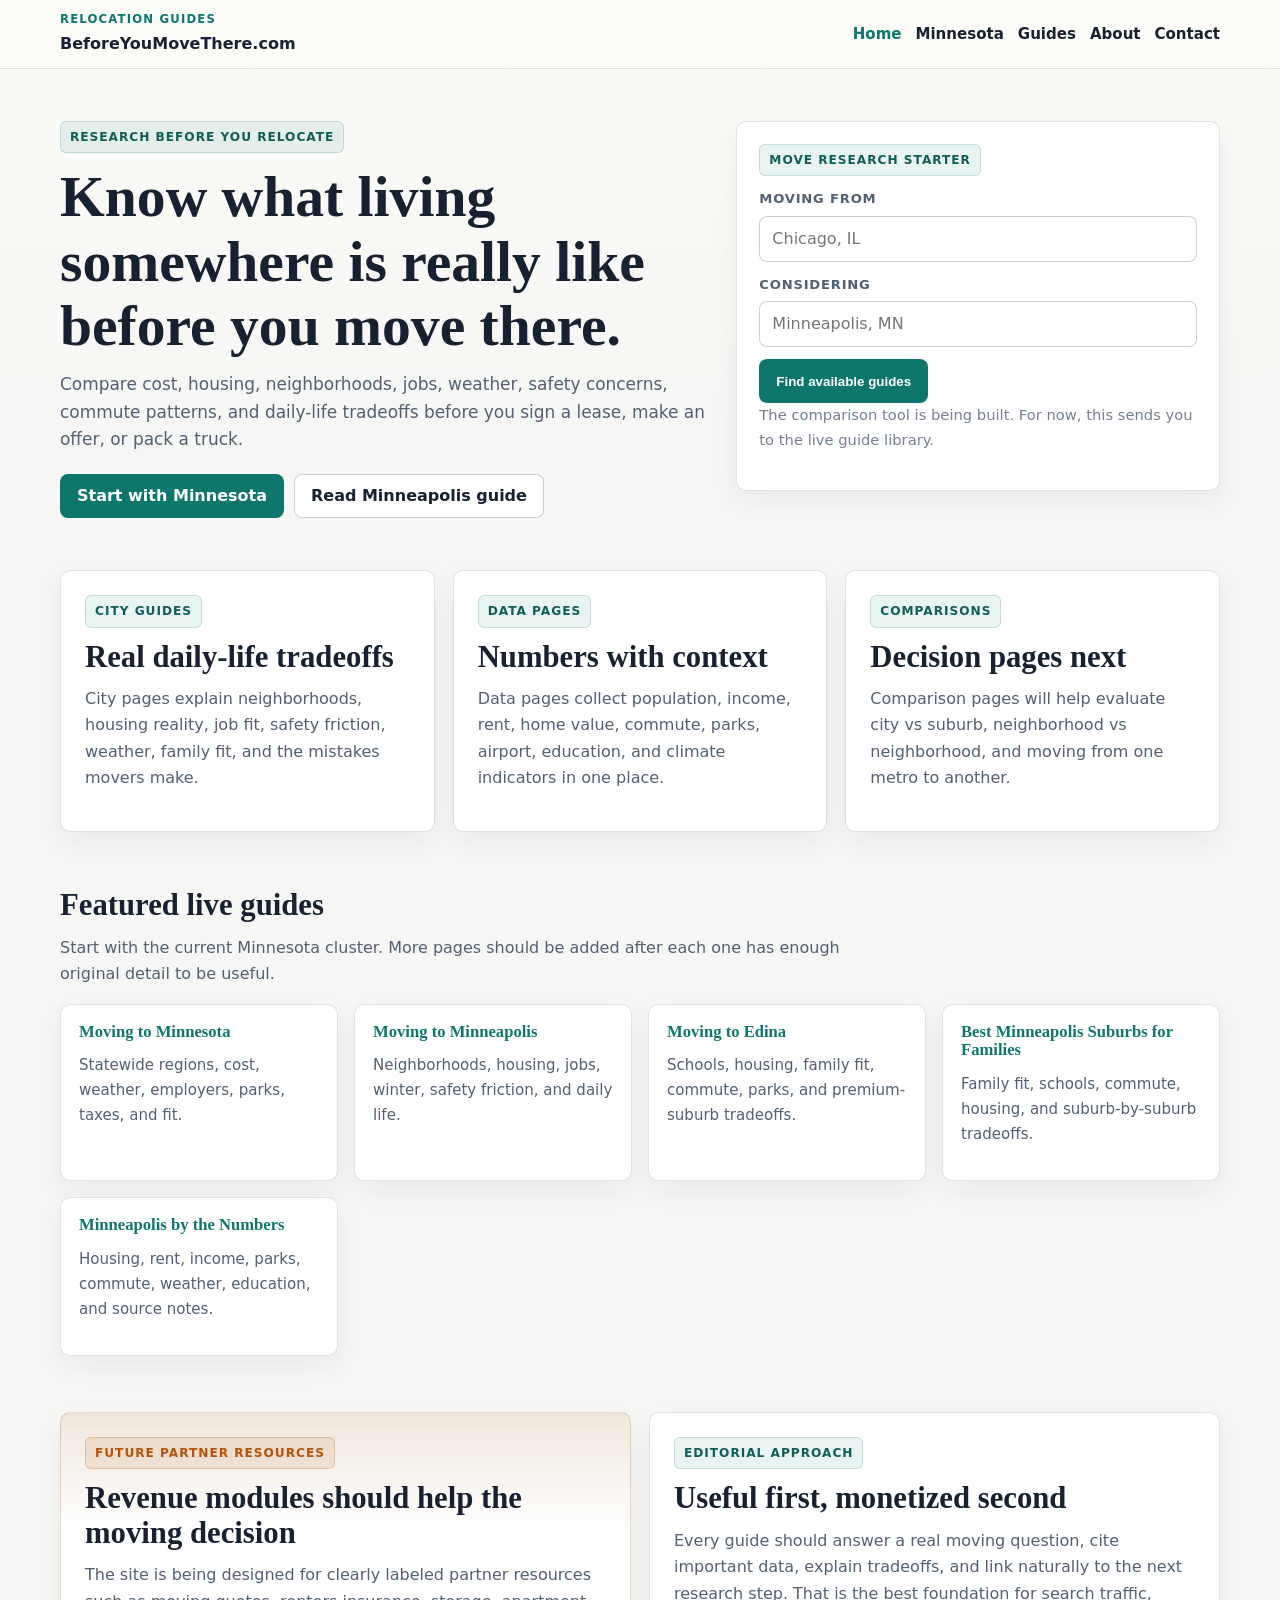
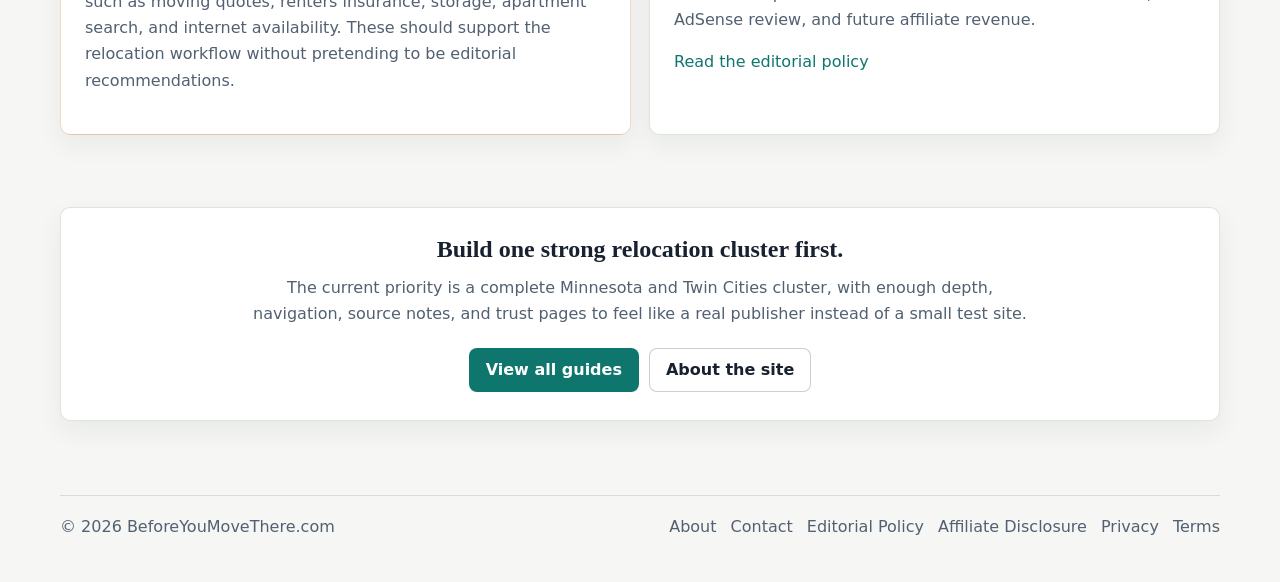
<file: index.html>
<!doctype html>
<html lang="en">
  <head>
    <meta charset="UTF-8" />
    <meta name="viewport" content="width=device-width, initial-scale=1.0" />
    <title>Before You Move There | Practical Relocation Guides</title>
    <meta name="description" content="Research places before you move with practical relocation guides, city data pages, neighborhood tradeoffs, and moving decision resources." />
    <link rel="canonical" href="https://beforeyoumovethere.com/" />
    <meta name="robots" content="index,follow" />
    <meta property="og:title" content="Before You Move There | Practical Relocation Guides" />
    <meta property="og:description" content="Practical relocation guides focused on cost, housing, neighborhoods, jobs, weather, safety, and daily-life tradeoffs." />
    <meta property="og:type" content="website" />
    <meta property="og:url" content="https://beforeyoumovethere.com/" />
    <meta name="theme-color" content="#0f766e" />
    <script async src="https://www.googletagmanager.com/gtag/js?id=G-6JPYX7Q0PW"></script>
    <script>
      window.dataLayer = window.dataLayer || [];
      function gtag(){dataLayer.push(arguments);}
      gtag("js", new Date());
      gtag("config", "G-6JPYX7Q0PW");
    </script>
    <link rel="stylesheet" href="assets/css/main.css" />
  </head>
  <body>
    <header class="site-header">
      <div class="container header-inner">
        <a class="brand" href="index.html" aria-label="Before You Move There home">
          <span class="brand-kicker">Relocation Guides</span>
          <span class="brand-name">BeforeYouMoveThere.com</span>
        </a>
        <nav class="nav" aria-label="Primary">
          <a class="active" href="index.html">Home</a>
          <a href="states/minnesota/index.html">Minnesota</a>
          <a href="sitemap.html">Guides</a>
          <a href="about.html">About</a>
          <a href="contact.html">Contact</a>
        </nav>
      </div>
    </header>

    <main>
      <section class="hero">
        <div class="container hero-grid">
          <div class="hero-main">
            <span class="eyebrow">Research before you relocate</span>
            <h1>Know what living somewhere is really like before you move there.</h1>
            <p>
              Compare cost, housing, neighborhoods, jobs, weather, safety concerns, commute patterns,
              and daily-life tradeoffs before you sign a lease, make an offer, or pack a truck.
            </p>
            <div class="hero-actions">
              <a class="btn btn-primary" href="states/minnesota/index.html">Start with Minnesota</a>
              <a class="btn btn-secondary" href="states/minnesota/minneapolis/index.html">Read Minneapolis guide</a>
            </div>
          </div>

          <form class="card hero-search" action="sitemap.html">
            <span class="kicker">Move research starter</span>
            <label for="from">Moving from</label>
            <input id="from" name="from" placeholder="Chicago, IL" />
            <label for="to">Considering</label>
            <input id="to" name="to" placeholder="Minneapolis, MN" />
            <button class="btn btn-primary" type="submit">Find available guides</button>
            <p class="source-note">The comparison tool is being built. For now, this sends you to the live guide library.</p>
          </form>
        </div>
      </section>

      <section class="section">
        <div class="container grid-3">
          <article class="info-card prose">
            <span class="kicker">City guides</span>
            <h2>Real daily-life tradeoffs</h2>
            <p>City pages explain neighborhoods, housing reality, job fit, safety friction, weather, family fit, and the mistakes movers make.</p>
          </article>
          <article class="info-card prose">
            <span class="kicker">Data pages</span>
            <h2>Numbers with context</h2>
            <p>Data pages collect population, income, rent, home value, commute, parks, airport, education, and climate indicators in one place.</p>
          </article>
          <article class="info-card prose">
            <span class="kicker">Comparisons</span>
            <h2>Decision pages next</h2>
            <p>Comparison pages will help evaluate city vs suburb, neighborhood vs neighborhood, and moving from one metro to another.</p>
          </article>
        </div>
      </section>

      <section class="section" id="featured-guides">
        <div class="container">
          <div class="section-head">
            <h2>Featured live guides</h2>
            <p>Start with the current Minnesota cluster. More pages should be added after each one has enough original detail to be useful.</p>
          </div>
          <div class="grid-4">
            <article class="card topic-card">
              <h3><a href="states/minnesota/index.html">Moving to Minnesota</a></h3>
              <p>Statewide regions, cost, weather, employers, parks, taxes, and fit.</p>
            </article>
            <article class="card topic-card">
              <h3><a href="states/minnesota/minneapolis/index.html">Moving to Minneapolis</a></h3>
              <p>Neighborhoods, housing, jobs, winter, safety friction, and daily life.</p>
            </article>
            <article class="card topic-card">
              <h3><a href="states/minnesota/edina/index.html">Moving to Edina</a></h3>
              <p>Schools, housing, family fit, commute, parks, and premium-suburb tradeoffs.</p>
            </article>
            <article class="card topic-card">
              <h3><a href="suburbs/minneapolis/best-suburbs-for-families/index.html">Best Minneapolis Suburbs for Families</a></h3>
              <p>Family fit, schools, commute, housing, and suburb-by-suburb tradeoffs.</p>
            </article>
            <article class="card topic-card">
              <h3><a href="states/minnesota/minneapolis-data/index.html">Minneapolis by the Numbers</a></h3>
              <p>Housing, rent, income, parks, commute, weather, education, and source notes.</p>
            </article>
          </div>
        </div>
      </section>

      <section class="section">
        <div class="container grid-2">
          <article class="partner-box prose">
            <span class="kicker">Future partner resources</span>
            <h2>Revenue modules should help the moving decision</h2>
            <p>
              The site is being designed for clearly labeled partner resources such as moving quotes,
              renters insurance, storage, apartment search, and internet availability. These should support
              the relocation workflow without pretending to be editorial recommendations.
            </p>
          </article>
          <article class="info-card prose">
            <span class="kicker">Editorial approach</span>
            <h2>Useful first, monetized second</h2>
            <p>
              Every guide should answer a real moving question, cite important data, explain tradeoffs,
              and link naturally to the next research step. That is the best foundation for search traffic,
              AdSense review, and future affiliate revenue.
            </p>
            <p><a href="editorial-policy.html">Read the editorial policy</a></p>
          </article>
        </div>
      </section>

      <section class="section section-lg">
        <div class="container">
          <div class="card cta">
            <h2>Build one strong relocation cluster first.</h2>
            <p>
              The current priority is a complete Minnesota and Twin Cities cluster, with enough depth,
              navigation, source notes, and trust pages to feel like a real publisher instead of a small test site.
            </p>
            <div class="hero-actions" style="justify-content:center">
              <a class="btn btn-primary" href="sitemap.html">View all guides</a>
              <a class="btn btn-secondary" href="about.html">About the site</a>
            </div>
          </div>
        </div>
      </section>
    </main>

    <footer class="site-footer">
      <div class="container footer-inner">
        <div>© 2026 BeforeYouMoveThere.com</div>
        <nav class="footer-nav" aria-label="Footer">
          <a href="about.html">About</a>
          <a href="contact.html">Contact</a>
          <a href="editorial-policy.html">Editorial Policy</a>
          <a href="affiliate-disclosure.html">Affiliate Disclosure</a>
          <a href="privacy.html">Privacy</a>
          <a href="terms.html">Terms</a>
        </nav>
      </div>
    </footer>
  </body>
</html>
</file>
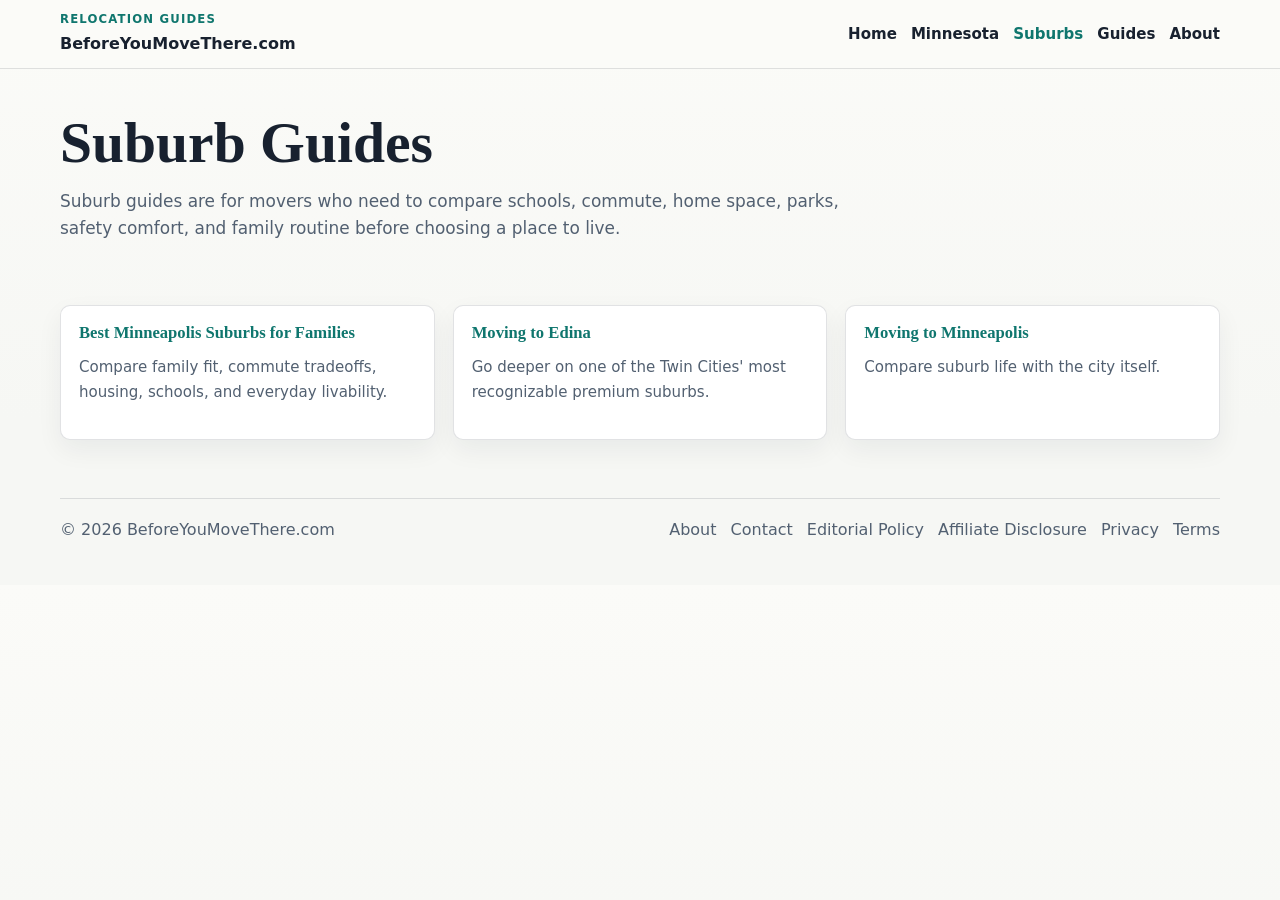
<file: suburbs/index.html>
<!doctype html>
<html lang="en">
  <head>
    <meta charset="UTF-8" />
    <meta name="viewport" content="width=device-width, initial-scale=1.0" />
    <title>Suburb Guides | Before You Move There</title>
    <meta name="description" content="Browse suburb relocation guides focused on family fit, housing, schools, commute, parks, safety comfort, and daily-life tradeoffs." />
    <link rel="canonical" href="https://beforeyoumovethere.com/suburbs/" />
    <meta name="robots" content="index,follow" />
    <link rel="stylesheet" href="../assets/css/main.css" />
  </head>
  <body>
    <header class="site-header">
      <div class="container header-inner">
        <a class="brand" href="../index.html">
          <span class="brand-kicker">Relocation Guides</span>
          <span class="brand-name">BeforeYouMoveThere.com</span>
        </a>
        <nav class="nav" aria-label="Primary">
          <a href="../index.html">Home</a>
          <a href="../states/minnesota/index.html">Minnesota</a>
          <a class="active" href="../suburbs/index.html">Suburbs</a>
          <a href="../sitemap.html">Guides</a>
          <a href="../about.html">About</a>
        </nav>
      </div>
    </header>

    <main>
      <section class="page-header">
        <div class="container">
          <h1>Suburb Guides</h1>
          <p>
            Suburb guides are for movers who need to compare schools, commute, home space,
            parks, safety comfort, and family routine before choosing a place to live.
          </p>
        </div>
      </section>

      <section class="section">
        <div class="container grid-3">
          <article class="card topic-card">
            <h3><a href="../suburbs/minneapolis/best-suburbs-for-families/index.html">Best Minneapolis Suburbs for Families</a></h3>
            <p>Compare family fit, commute tradeoffs, housing, schools, and everyday livability.</p>
          </article>
          <article class="card topic-card">
            <h3><a href="../states/minnesota/edina/index.html">Moving to Edina</a></h3>
            <p>Go deeper on one of the Twin Cities' most recognizable premium suburbs.</p>
          </article>
          <article class="card topic-card">
            <h3><a href="../states/minnesota/minneapolis/index.html">Moving to Minneapolis</a></h3>
            <p>Compare suburb life with the city itself.</p>
          </article>
        </div>
      </section>
    </main>

    <footer class="site-footer">
      <div class="container footer-inner">
        <div>© 2026 BeforeYouMoveThere.com</div>
        <nav class="footer-nav">
          <a href="../about.html">About</a>
          <a href="../contact.html">Contact</a>
          <a href="../editorial-policy.html">Editorial Policy</a>
          <a href="../affiliate-disclosure.html">Affiliate Disclosure</a>
          <a href="../privacy.html">Privacy</a>
          <a href="../terms.html">Terms</a>
        </nav>
      </div>
    </footer>
  </body>
</html>
</file>
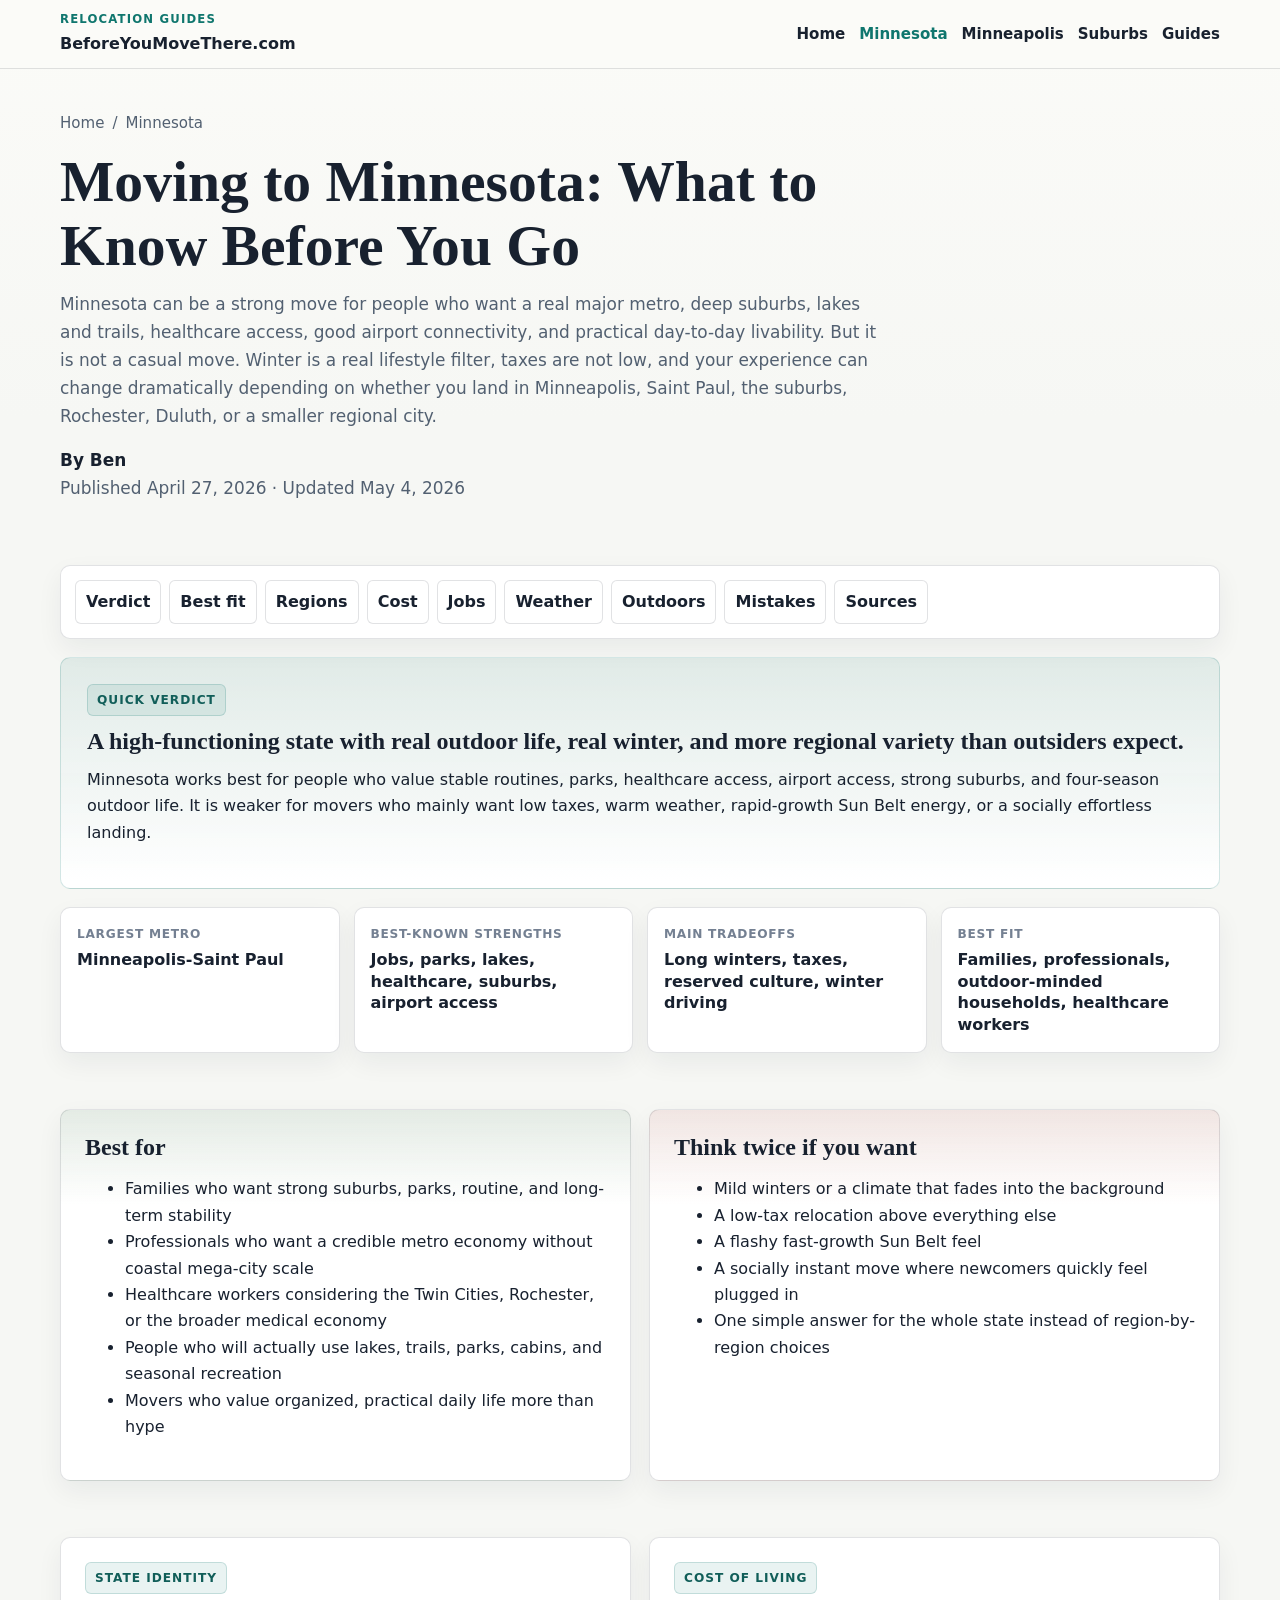
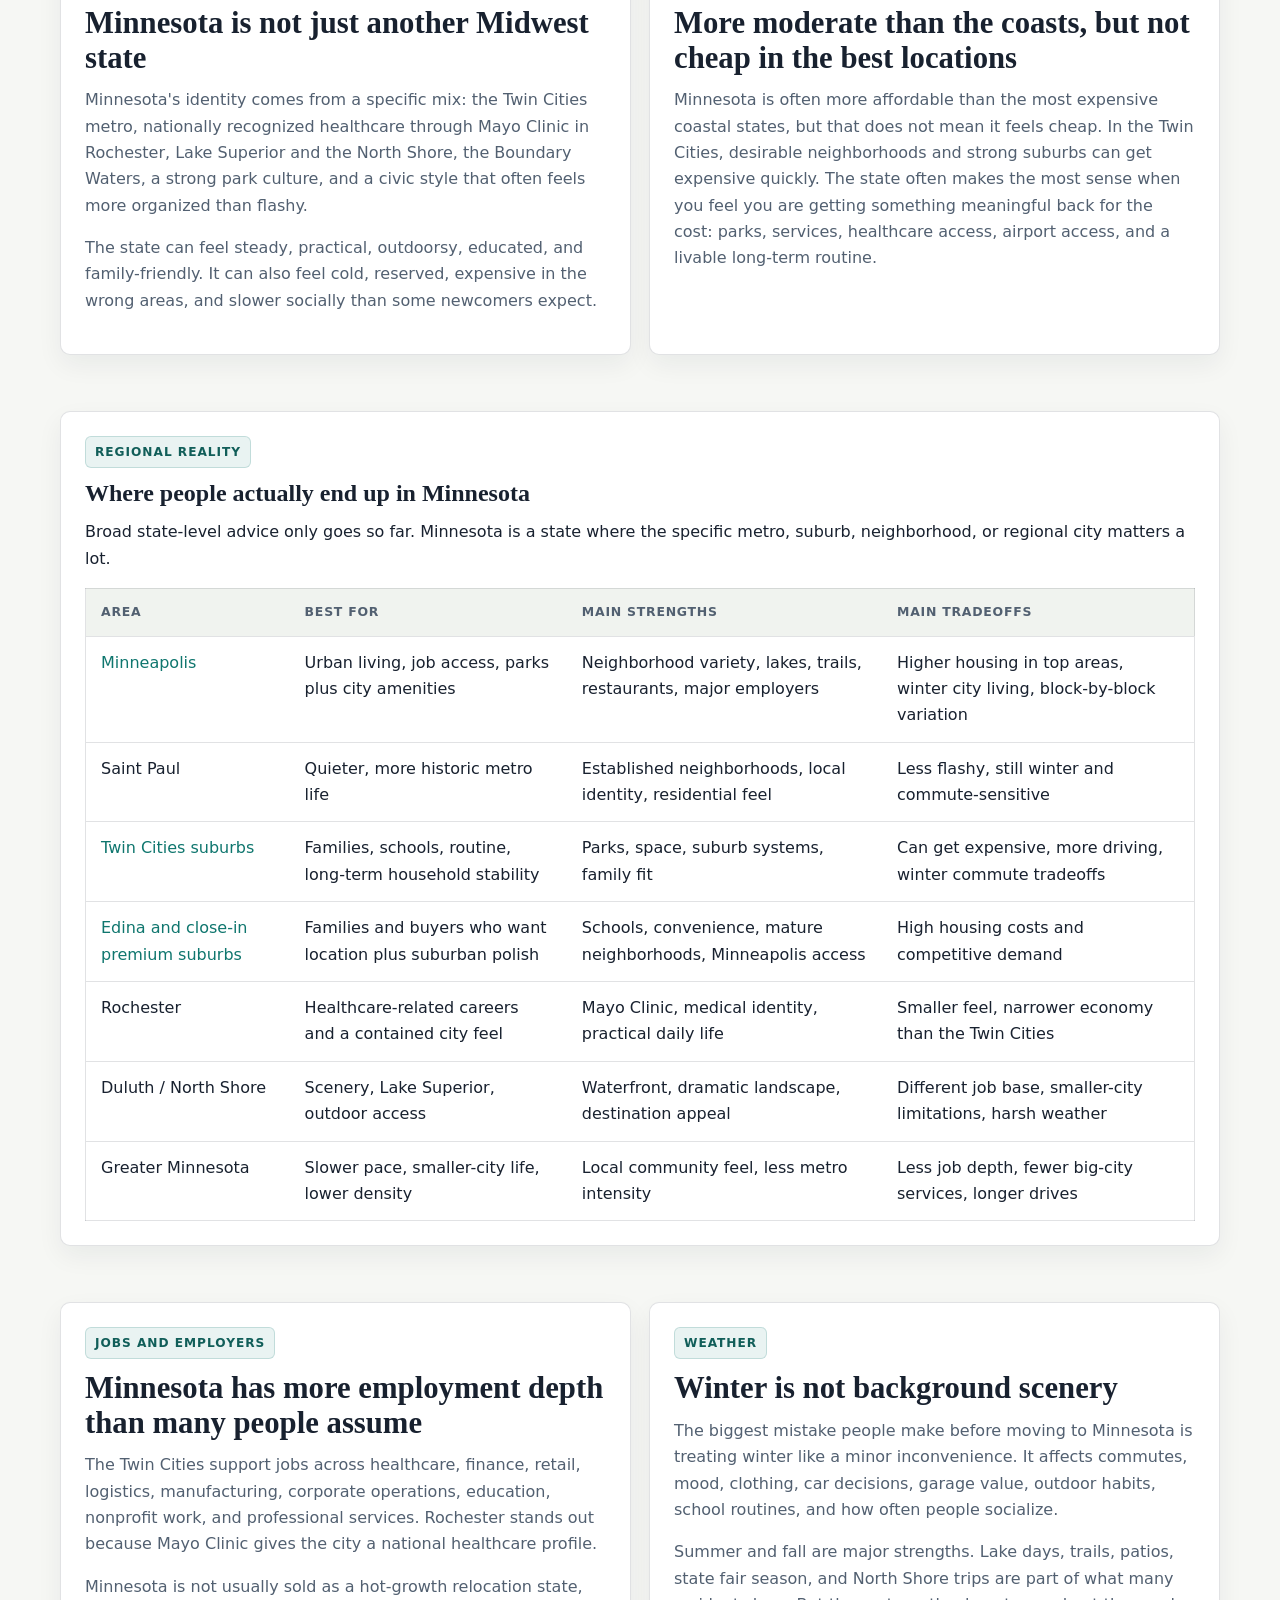
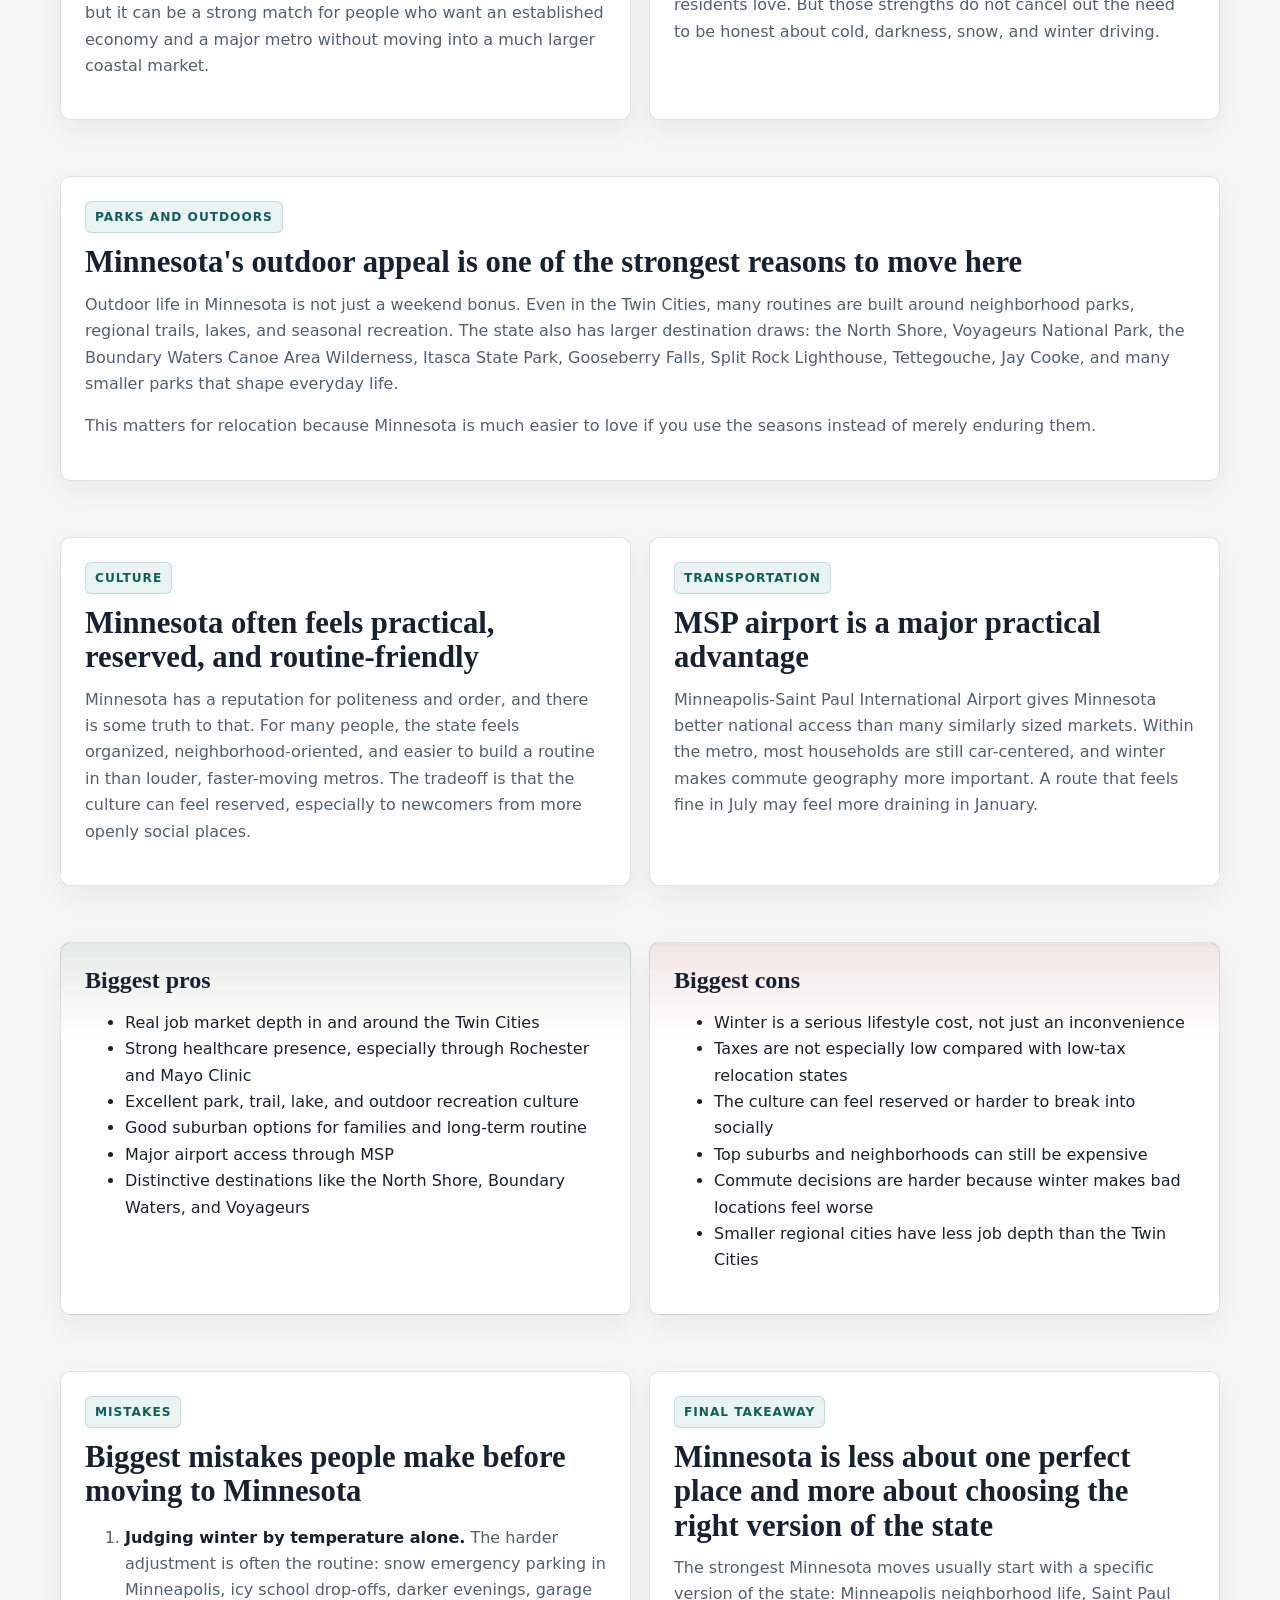
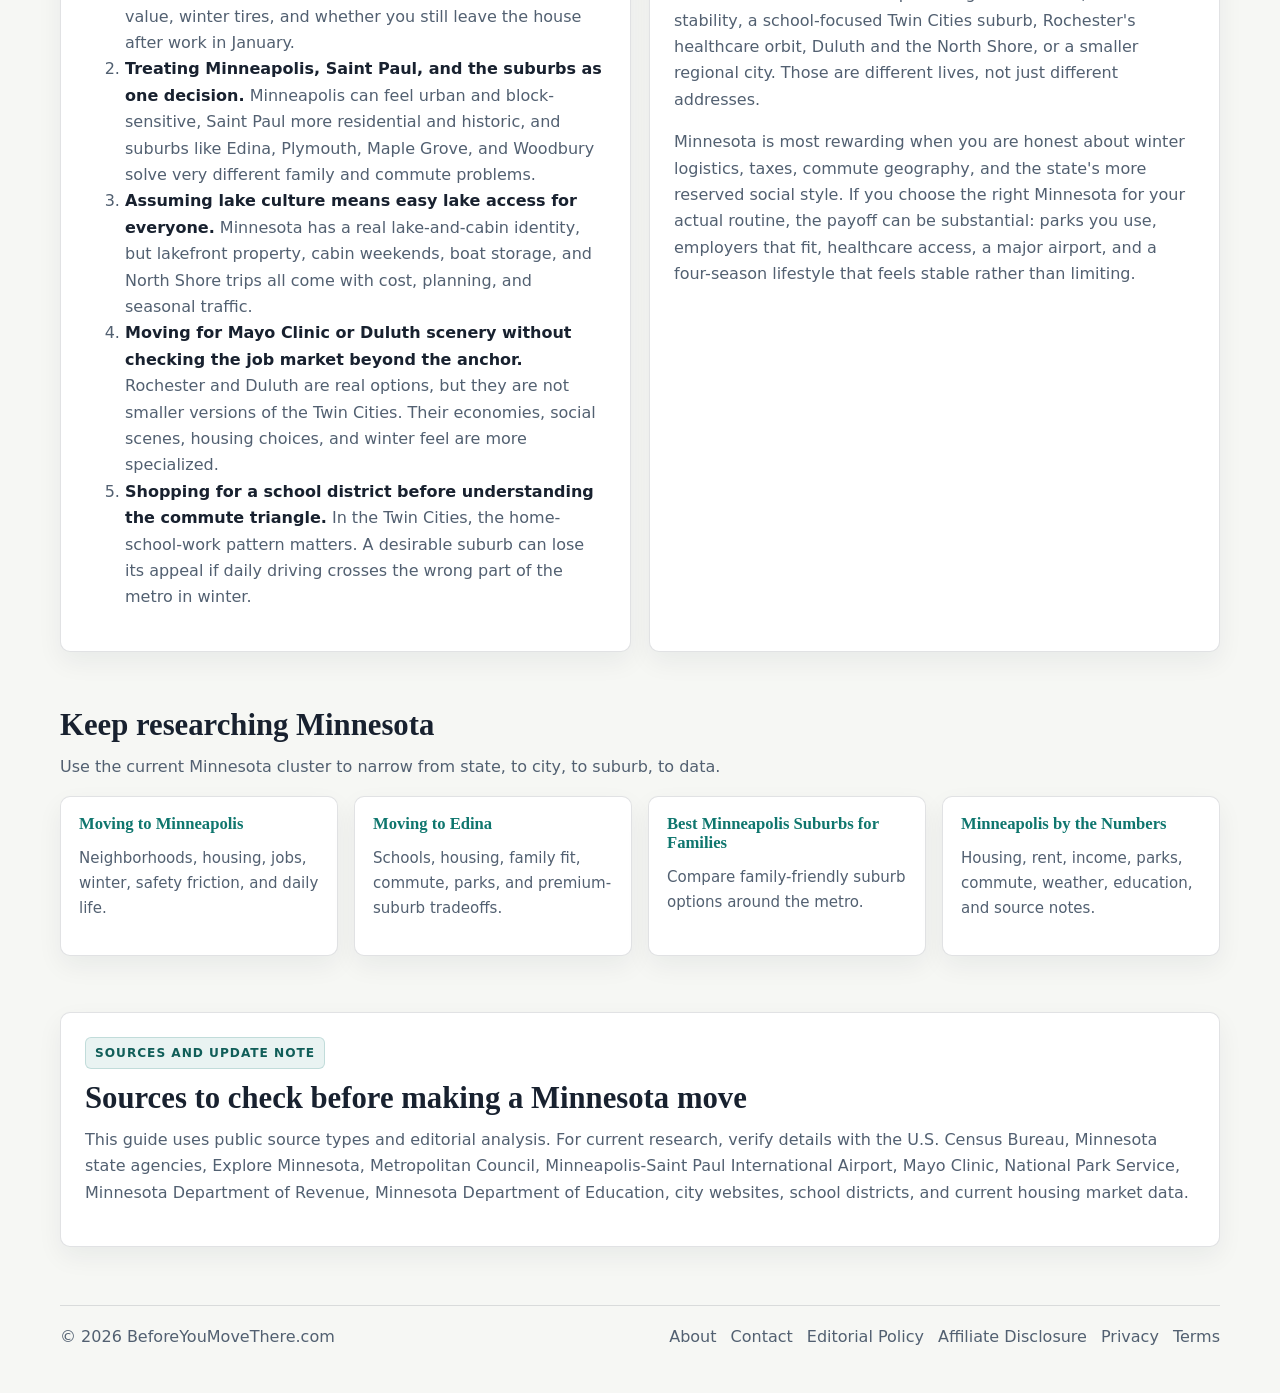
<file: states/minnesota/index.html>
<!doctype html>
<html lang="en">
  <head>
    <meta charset="UTF-8" />
    <meta name="viewport" content="width=device-width, initial-scale=1.0" />
    <title>Moving to Minnesota: Cost, Jobs, Weather, Regions and Pros and Cons | Before You Move There</title>
    <meta name="description" content="Thinking about moving to Minnesota? Compare regions, cost of living, jobs, housing, weather, taxes, parks, major metros, suburbs, and daily-life tradeoffs before you move." />
    <link rel="canonical" href="https://beforeyoumovethere.com/states/minnesota/" />
    <meta name="robots" content="index,follow" />
    <meta property="og:title" content="Moving to Minnesota: Cost, Jobs, Weather, Regions and Pros and Cons" />
    <meta property="og:description" content="A practical relocation guide to Minnesota regions, jobs, housing, weather, parks, attractions, taxes, and daily-life tradeoffs." />
    <meta property="og:type" content="article" />
    <meta property="og:url" content="https://beforeyoumovethere.com/states/minnesota/" />
    <link rel="stylesheet" href="../../assets/css/main.css" />
    <script type="application/ld+json">
      {
        "@context": "https://schema.org",
        "@type": "Article",
        "headline": "Moving to Minnesota: What to Know Before You Go",
        "description": "A practical relocation guide to Minnesota regions, jobs, housing, weather, parks, attractions, taxes, and daily-life tradeoffs.",
        "author": { "@type": "Person", "name": "Ben" },
        "publisher": { "@type": "Organization", "name": "BeforeYouMoveThere.com" },
        "datePublished": "2026-04-27",
        "dateModified": "2026-05-04",
        "mainEntityOfPage": "https://beforeyoumovethere.com/states/minnesota/"
      }
    </script>
  </head>
  <body>
    <header class="site-header">
      <div class="container header-inner">
        <a class="brand" href="../../index.html">
          <span class="brand-kicker">Relocation Guides</span>
          <span class="brand-name">BeforeYouMoveThere.com</span>
        </a>
        <nav class="nav" aria-label="Primary">
          <a href="../../index.html">Home</a>
          <a class="active" href="../../states/minnesota/index.html">Minnesota</a>
          <a href="../../states/minnesota/minneapolis/index.html">Minneapolis</a>
          <a href="../../suburbs/index.html">Suburbs</a>
          <a href="../../sitemap.html">Guides</a>
        </nav>
      </div>
    </header>

    <main>
      <section class="page-header">
        <div class="container">
          <div class="breadcrumbs">
            <a href="../../index.html">Home</a>
            <span>/</span>
            <span>Minnesota</span>
          </div>
          <h1>Moving to Minnesota: What to Know Before You Go</h1>
          <p>
            Minnesota can be a strong move for people who want a real major metro, deep suburbs,
            lakes and trails, healthcare access, good airport connectivity, and practical day-to-day livability.
            But it is not a casual move. Winter is a real lifestyle filter, taxes are not low,
            and your experience can change dramatically depending on whether you land in Minneapolis,
            Saint Paul, the suburbs, Rochester, Duluth, or a smaller regional city.
          </p>
          <p class="mini-title"><strong>By Ben</strong><br />Published April 27, 2026 · Updated May 4, 2026</p>
        </div>
      </section>

      <section class="section">
        <div class="container section-stack">
          <nav class="toc card" aria-label="Page sections">
            <a href="#verdict">Verdict</a>
            <a href="#fit">Best fit</a>
            <a href="#regions">Regions</a>
            <a href="#cost">Cost</a>
            <a href="#jobs">Jobs</a>
            <a href="#weather">Weather</a>
            <a href="#outdoors">Outdoors</a>
            <a href="#mistakes">Mistakes</a>
            <a href="#sources">Sources</a>
          </nav>

          <div class="highlight-panel" id="verdict">
            <span class="kicker">Quick verdict</span>
            <h2>A high-functioning state with real outdoor life, real winter, and more regional variety than outsiders expect.</h2>
            <p>
              Minnesota works best for people who value stable routines, parks, healthcare access,
              airport access, strong suburbs, and four-season outdoor life. It is weaker for movers
              who mainly want low taxes, warm weather, rapid-growth Sun Belt energy, or a socially effortless landing.
            </p>
          </div>

          <div class="stat-grid">
            <div class="stat-box">
              <span class="stat-label">Largest metro</span>
              <span class="stat-value">Minneapolis-Saint Paul</span>
            </div>
            <div class="stat-box">
              <span class="stat-label">Best-known strengths</span>
              <span class="stat-value">Jobs, parks, lakes, healthcare, suburbs, airport access</span>
            </div>
            <div class="stat-box">
              <span class="stat-label">Main tradeoffs</span>
              <span class="stat-value">Long winters, taxes, reserved culture, winter driving</span>
            </div>
            <div class="stat-box">
              <span class="stat-label">Best fit</span>
              <span class="stat-value">Families, professionals, outdoor-minded households, healthcare workers</span>
            </div>
          </div>
        </div>
      </section>

      <section class="section" id="fit">
        <div class="container compare-grid">
          <div class="compare-card pros">
            <h2>Best for</h2>
            <ul>
              <li>Families who want strong suburbs, parks, routine, and long-term stability</li>
              <li>Professionals who want a credible metro economy without coastal mega-city scale</li>
              <li>Healthcare workers considering the Twin Cities, Rochester, or the broader medical economy</li>
              <li>People who will actually use lakes, trails, parks, cabins, and seasonal recreation</li>
              <li>Movers who value organized, practical daily life more than hype</li>
            </ul>
          </div>
          <div class="compare-card cons">
            <h2>Think twice if you want</h2>
            <ul>
              <li>Mild winters or a climate that fades into the background</li>
              <li>A low-tax relocation above everything else</li>
              <li>A flashy fast-growth Sun Belt feel</li>
              <li>A socially instant move where newcomers quickly feel plugged in</li>
              <li>One simple answer for the whole state instead of region-by-region choices</li>
            </ul>
          </div>
        </div>
      </section>

      <section class="section">
        <div class="container grid-2">
          <article class="info-card prose">
            <span class="kicker">State identity</span>
            <h2>Minnesota is not just another Midwest state</h2>
            <p>
              Minnesota's identity comes from a specific mix: the Twin Cities metro,
              nationally recognized healthcare through Mayo Clinic in Rochester, Lake Superior and the North Shore,
              the Boundary Waters, a strong park culture, and a civic style that often feels more organized than flashy.
            </p>
            <p>
              The state can feel steady, practical, outdoorsy, educated, and family-friendly.
              It can also feel cold, reserved, expensive in the wrong areas, and slower socially than some newcomers expect.
            </p>
          </article>

          <article class="info-card prose" id="cost">
            <span class="kicker">Cost of living</span>
            <h2>More moderate than the coasts, but not cheap in the best locations</h2>
            <p>
              Minnesota is often more affordable than the most expensive coastal states, but that does not mean it feels cheap.
              In the Twin Cities, desirable neighborhoods and strong suburbs can get expensive quickly.
              The state often makes the most sense when you feel you are getting something meaningful back for the cost:
              parks, services, healthcare access, airport access, and a livable long-term routine.
            </p>
          </article>
        </div>
      </section>

      <section class="section" id="regions">
        <div class="container">
          <div class="info-card">
            <span class="kicker">Regional reality</span>
            <h2>Where people actually end up in Minnesota</h2>
            <p>
              Broad state-level advice only goes so far. Minnesota is a state where the specific metro,
              suburb, neighborhood, or regional city matters a lot.
            </p>
            <div class="data-table-wrap">
              <table class="data-table">
                <thead>
                  <tr>
                    <th>Area</th>
                    <th>Best for</th>
                    <th>Main strengths</th>
                    <th>Main tradeoffs</th>
                  </tr>
                </thead>
                <tbody>
                  <tr>
                    <td><a href="../../states/minnesota/minneapolis/index.html">Minneapolis</a></td>
                    <td>Urban living, job access, parks plus city amenities</td>
                    <td>Neighborhood variety, lakes, trails, restaurants, major employers</td>
                    <td>Higher housing in top areas, winter city living, block-by-block variation</td>
                  </tr>
                  <tr>
                    <td>Saint Paul</td>
                    <td>Quieter, more historic metro life</td>
                    <td>Established neighborhoods, local identity, residential feel</td>
                    <td>Less flashy, still winter and commute-sensitive</td>
                  </tr>
                  <tr>
                    <td><a href="../../suburbs/minneapolis/best-suburbs-for-families/index.html">Twin Cities suburbs</a></td>
                    <td>Families, schools, routine, long-term household stability</td>
                    <td>Parks, space, suburb systems, family fit</td>
                    <td>Can get expensive, more driving, winter commute tradeoffs</td>
                  </tr>
                  <tr>
                    <td><a href="../../states/minnesota/edina/index.html">Edina and close-in premium suburbs</a></td>
                    <td>Families and buyers who want location plus suburban polish</td>
                    <td>Schools, convenience, mature neighborhoods, Minneapolis access</td>
                    <td>High housing costs and competitive demand</td>
                  </tr>
                  <tr>
                    <td>Rochester</td>
                    <td>Healthcare-related careers and a contained city feel</td>
                    <td>Mayo Clinic, medical identity, practical daily life</td>
                    <td>Smaller feel, narrower economy than the Twin Cities</td>
                  </tr>
                  <tr>
                    <td>Duluth / North Shore</td>
                    <td>Scenery, Lake Superior, outdoor access</td>
                    <td>Waterfront, dramatic landscape, destination appeal</td>
                    <td>Different job base, smaller-city limitations, harsh weather</td>
                  </tr>
                  <tr>
                    <td>Greater Minnesota</td>
                    <td>Slower pace, smaller-city life, lower density</td>
                    <td>Local community feel, less metro intensity</td>
                    <td>Less job depth, fewer big-city services, longer drives</td>
                  </tr>
                </tbody>
              </table>
            </div>
          </div>
        </div>
      </section>

      <section class="section">
        <div class="container grid-2">
          <article class="info-card prose" id="jobs">
            <span class="kicker">Jobs and employers</span>
            <h2>Minnesota has more employment depth than many people assume</h2>
            <p>
              The Twin Cities support jobs across healthcare, finance, retail, logistics, manufacturing,
              corporate operations, education, nonprofit work, and professional services.
              Rochester stands out because Mayo Clinic gives the city a national healthcare profile.
            </p>
            <p>
              Minnesota is not usually sold as a hot-growth relocation state, but it can be a strong match
              for people who want an established economy and a major metro without moving into a much larger coastal market.
            </p>
          </article>

          <article class="info-card prose" id="weather">
            <span class="kicker">Weather</span>
            <h2>Winter is not background scenery</h2>
            <p>
              The biggest mistake people make before moving to Minnesota is treating winter like a minor inconvenience.
              It affects commutes, mood, clothing, car decisions, garage value, outdoor habits, school routines,
              and how often people socialize.
            </p>
            <p>
              Summer and fall are major strengths. Lake days, trails, patios, state fair season, and North Shore trips
              are part of what many residents love. But those strengths do not cancel out the need to be honest about cold,
              darkness, snow, and winter driving.
            </p>
          </article>
        </div>
      </section>

      <section class="section" id="outdoors">
        <div class="container">
          <article class="info-card prose">
            <span class="kicker">Parks and outdoors</span>
            <h2>Minnesota's outdoor appeal is one of the strongest reasons to move here</h2>
            <p>
              Outdoor life in Minnesota is not just a weekend bonus. Even in the Twin Cities,
              many routines are built around neighborhood parks, regional trails, lakes, and seasonal recreation.
              The state also has larger destination draws: the North Shore, Voyageurs National Park,
              the Boundary Waters Canoe Area Wilderness, Itasca State Park, Gooseberry Falls,
              Split Rock Lighthouse, Tettegouche, Jay Cooke, and many smaller parks that shape everyday life.
            </p>
            <p>
              This matters for relocation because Minnesota is much easier to love if you use the seasons instead of merely enduring them.
            </p>
          </article>
        </div>
      </section>

      <section class="section">
        <div class="container grid-2">
          <article class="info-card prose">
            <span class="kicker">Culture</span>
            <h2>Minnesota often feels practical, reserved, and routine-friendly</h2>
            <p>
              Minnesota has a reputation for politeness and order, and there is some truth to that.
              For many people, the state feels organized, neighborhood-oriented, and easier to build a routine in
              than louder, faster-moving metros. The tradeoff is that the culture can feel reserved,
              especially to newcomers from more openly social places.
            </p>
          </article>

          <article class="info-card prose">
            <span class="kicker">Transportation</span>
            <h2>MSP airport is a major practical advantage</h2>
            <p>
              Minneapolis-Saint Paul International Airport gives Minnesota better national access than many similarly sized markets.
              Within the metro, most households are still car-centered, and winter makes commute geography more important.
              A route that feels fine in July may feel more draining in January.
            </p>
          </article>
        </div>
      </section>

      <section class="section" id="pros-cons">
        <div class="container compare-grid">
          <div class="compare-card pros">
            <h2>Biggest pros</h2>
            <ul>
              <li>Real job market depth in and around the Twin Cities</li>
              <li>Strong healthcare presence, especially through Rochester and Mayo Clinic</li>
              <li>Excellent park, trail, lake, and outdoor recreation culture</li>
              <li>Good suburban options for families and long-term routine</li>
              <li>Major airport access through MSP</li>
              <li>Distinctive destinations like the North Shore, Boundary Waters, and Voyageurs</li>
            </ul>
          </div>
          <div class="compare-card cons">
            <h2>Biggest cons</h2>
            <ul>
              <li>Winter is a serious lifestyle cost, not just an inconvenience</li>
              <li>Taxes are not especially low compared with low-tax relocation states</li>
              <li>The culture can feel reserved or harder to break into socially</li>
              <li>Top suburbs and neighborhoods can still be expensive</li>
              <li>Commute decisions are harder because winter makes bad locations feel worse</li>
              <li>Smaller regional cities have less job depth than the Twin Cities</li>
            </ul>
          </div>
        </div>
      </section>

      <section class="section" id="mistakes">
        <div class="container grid-2">
          <article class="info-card prose">
            <span class="kicker">Mistakes</span>
            <h2>Biggest mistakes people make before moving to Minnesota</h2>
            <ol>
              <li><strong>Judging winter by temperature alone.</strong> The harder adjustment is often the routine: snow emergency parking in Minneapolis, icy school drop-offs, darker evenings, garage value, winter tires, and whether you still leave the house after work in January.</li>
              <li><strong>Treating Minneapolis, Saint Paul, and the suburbs as one decision.</strong> Minneapolis can feel urban and block-sensitive, Saint Paul more residential and historic, and suburbs like Edina, Plymouth, Maple Grove, and Woodbury solve very different family and commute problems.</li>
              <li><strong>Assuming lake culture means easy lake access for everyone.</strong> Minnesota has a real lake-and-cabin identity, but lakefront property, cabin weekends, boat storage, and North Shore trips all come with cost, planning, and seasonal traffic.</li>
              <li><strong>Moving for Mayo Clinic or Duluth scenery without checking the job market beyond the anchor.</strong> Rochester and Duluth are real options, but they are not smaller versions of the Twin Cities. Their economies, social scenes, housing choices, and winter feel are more specialized.</li>
              <li><strong>Shopping for a school district before understanding the commute triangle.</strong> In the Twin Cities, the home-school-work pattern matters. A desirable suburb can lose its appeal if daily driving crosses the wrong part of the metro in winter.</li>
            </ol>
          </article>

          <article class="info-card prose">
            <span class="kicker">Final takeaway</span>
            <h2>Minnesota is less about one perfect place and more about choosing the right version of the state</h2>
            <p>
              The strongest Minnesota moves usually start with a specific version of the state:
              Minneapolis neighborhood life, Saint Paul stability, a school-focused Twin Cities suburb,
              Rochester's healthcare orbit, Duluth and the North Shore, or a smaller regional city.
              Those are different lives, not just different addresses.
            </p>
            <p>
              Minnesota is most rewarding when you are honest about winter logistics, taxes, commute geography,
              and the state's more reserved social style. If you choose the right Minnesota for your actual routine,
              the payoff can be substantial: parks you use, employers that fit, healthcare access, a major airport,
              and a four-season lifestyle that feels stable rather than limiting.
            </p>
          </article>
        </div>
      </section>

      <section class="section">
        <div class="container">
          <div class="section-head">
            <h2>Keep researching Minnesota</h2>
            <p>Use the current Minnesota cluster to narrow from state, to city, to suburb, to data.</p>
          </div>
          <div class="grid-4">
            <article class="card topic-card">
              <h3><a href="../../states/minnesota/minneapolis/index.html">Moving to Minneapolis</a></h3>
              <p>Neighborhoods, housing, jobs, winter, safety friction, and daily life.</p>
            </article>
            <article class="card topic-card">
              <h3><a href="../../states/minnesota/edina/index.html">Moving to Edina</a></h3>
              <p>Schools, housing, family fit, commute, parks, and premium-suburb tradeoffs.</p>
            </article>
            <article class="card topic-card">
              <h3><a href="../../suburbs/minneapolis/best-suburbs-for-families/index.html">Best Minneapolis Suburbs for Families</a></h3>
              <p>Compare family-friendly suburb options around the metro.</p>
            </article>
            <article class="card topic-card">
              <h3><a href="../../states/minnesota/minneapolis-data/index.html">Minneapolis by the Numbers</a></h3>
              <p>Housing, rent, income, parks, commute, weather, education, and source notes.</p>
            </article>
          </div>
        </div>
      </section>

      <section class="section" id="sources">
        <div class="container">
          <article class="info-card prose">
            <span class="kicker">Sources and update note</span>
            <h2>Sources to check before making a Minnesota move</h2>
            <p>
              This guide uses public source types and editorial analysis. For current research, verify details with
              the U.S. Census Bureau, Minnesota state agencies, Explore Minnesota, Metropolitan Council,
              Minneapolis-Saint Paul International Airport, Mayo Clinic, National Park Service, Minnesota Department of Revenue,
              Minnesota Department of Education, city websites, school districts, and current housing market data.
            </p>
          </article>
        </div>
      </section>
    </main>

    <footer class="site-footer">
      <div class="container footer-inner">
        <div>© 2026 BeforeYouMoveThere.com</div>
        <nav class="footer-nav" aria-label="Footer">
          <a href="../../about.html">About</a>
          <a href="../../contact.html">Contact</a>
          <a href="../../editorial-policy.html">Editorial Policy</a>
          <a href="../../affiliate-disclosure.html">Affiliate Disclosure</a>
          <a href="../../privacy.html">Privacy</a>
          <a href="../../terms.html">Terms</a>
        </nav>
      </div>
    </footer>
  </body>
</html>
</file>
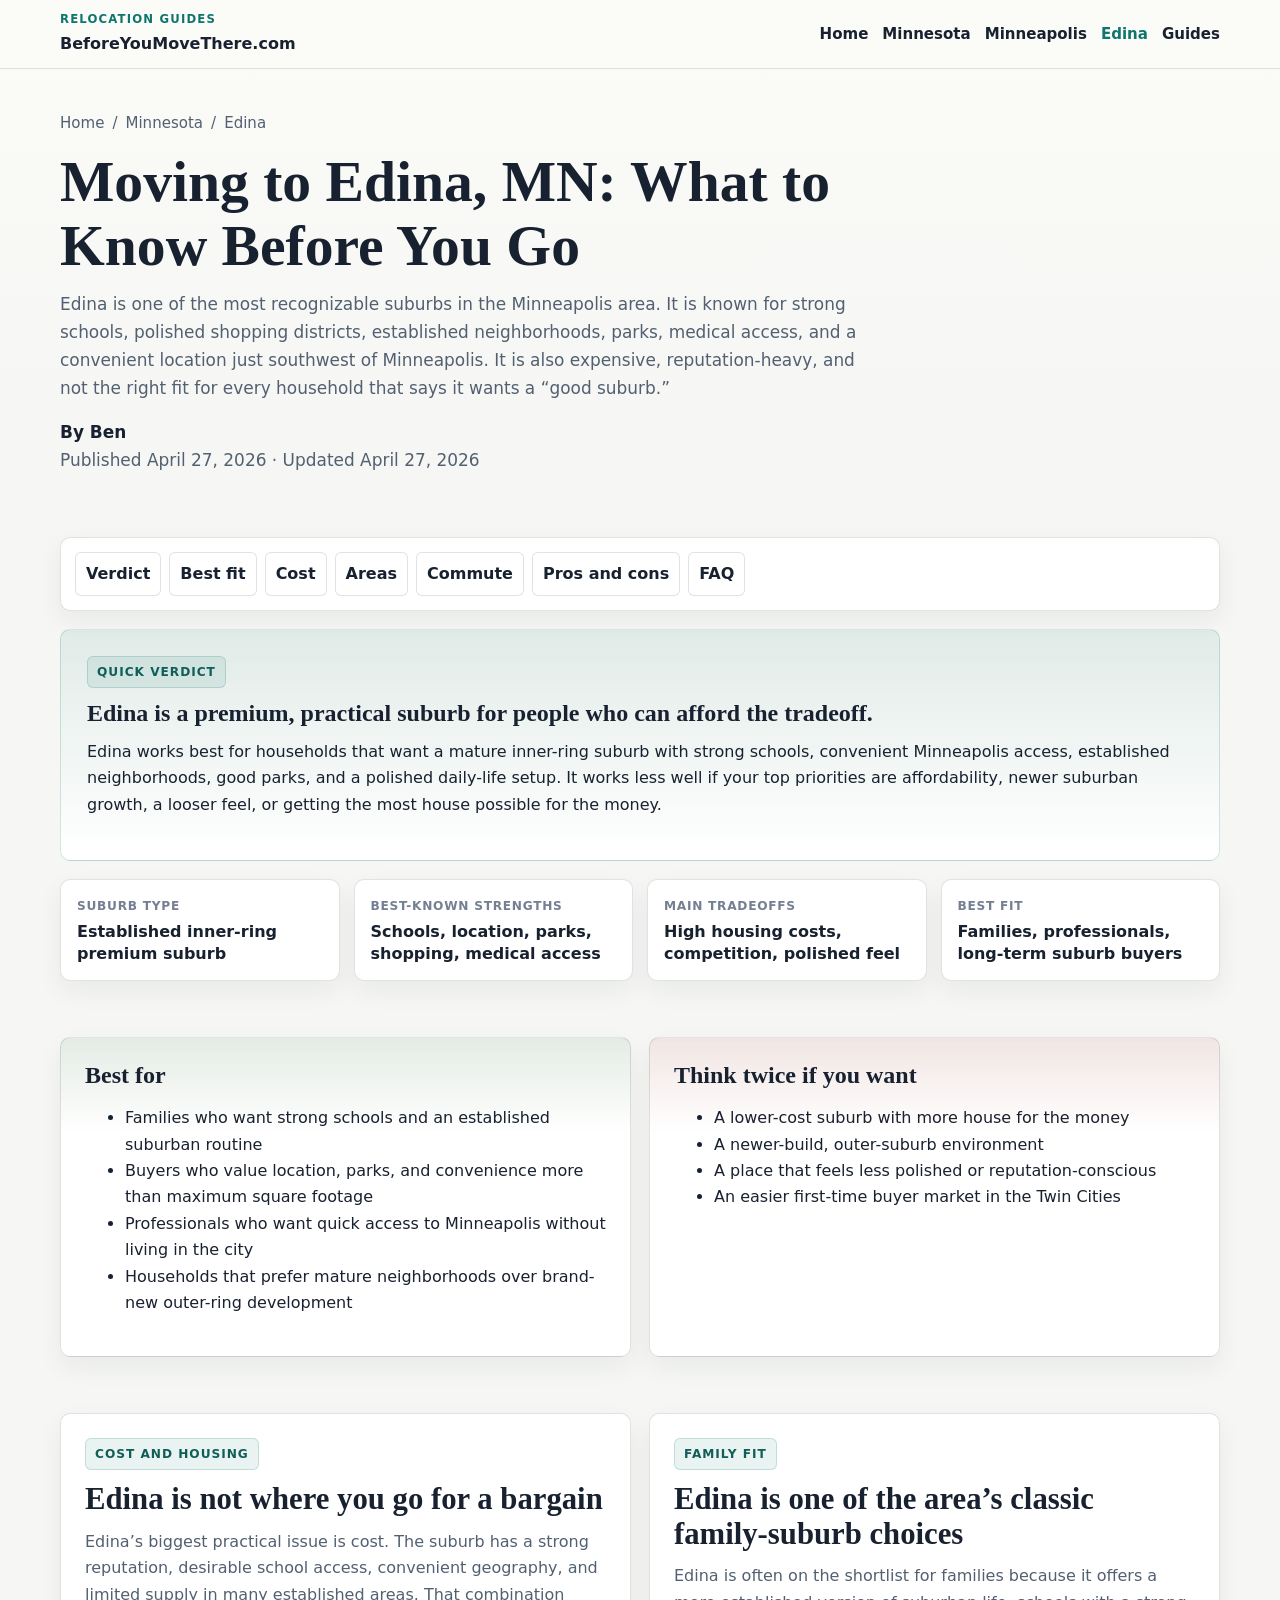
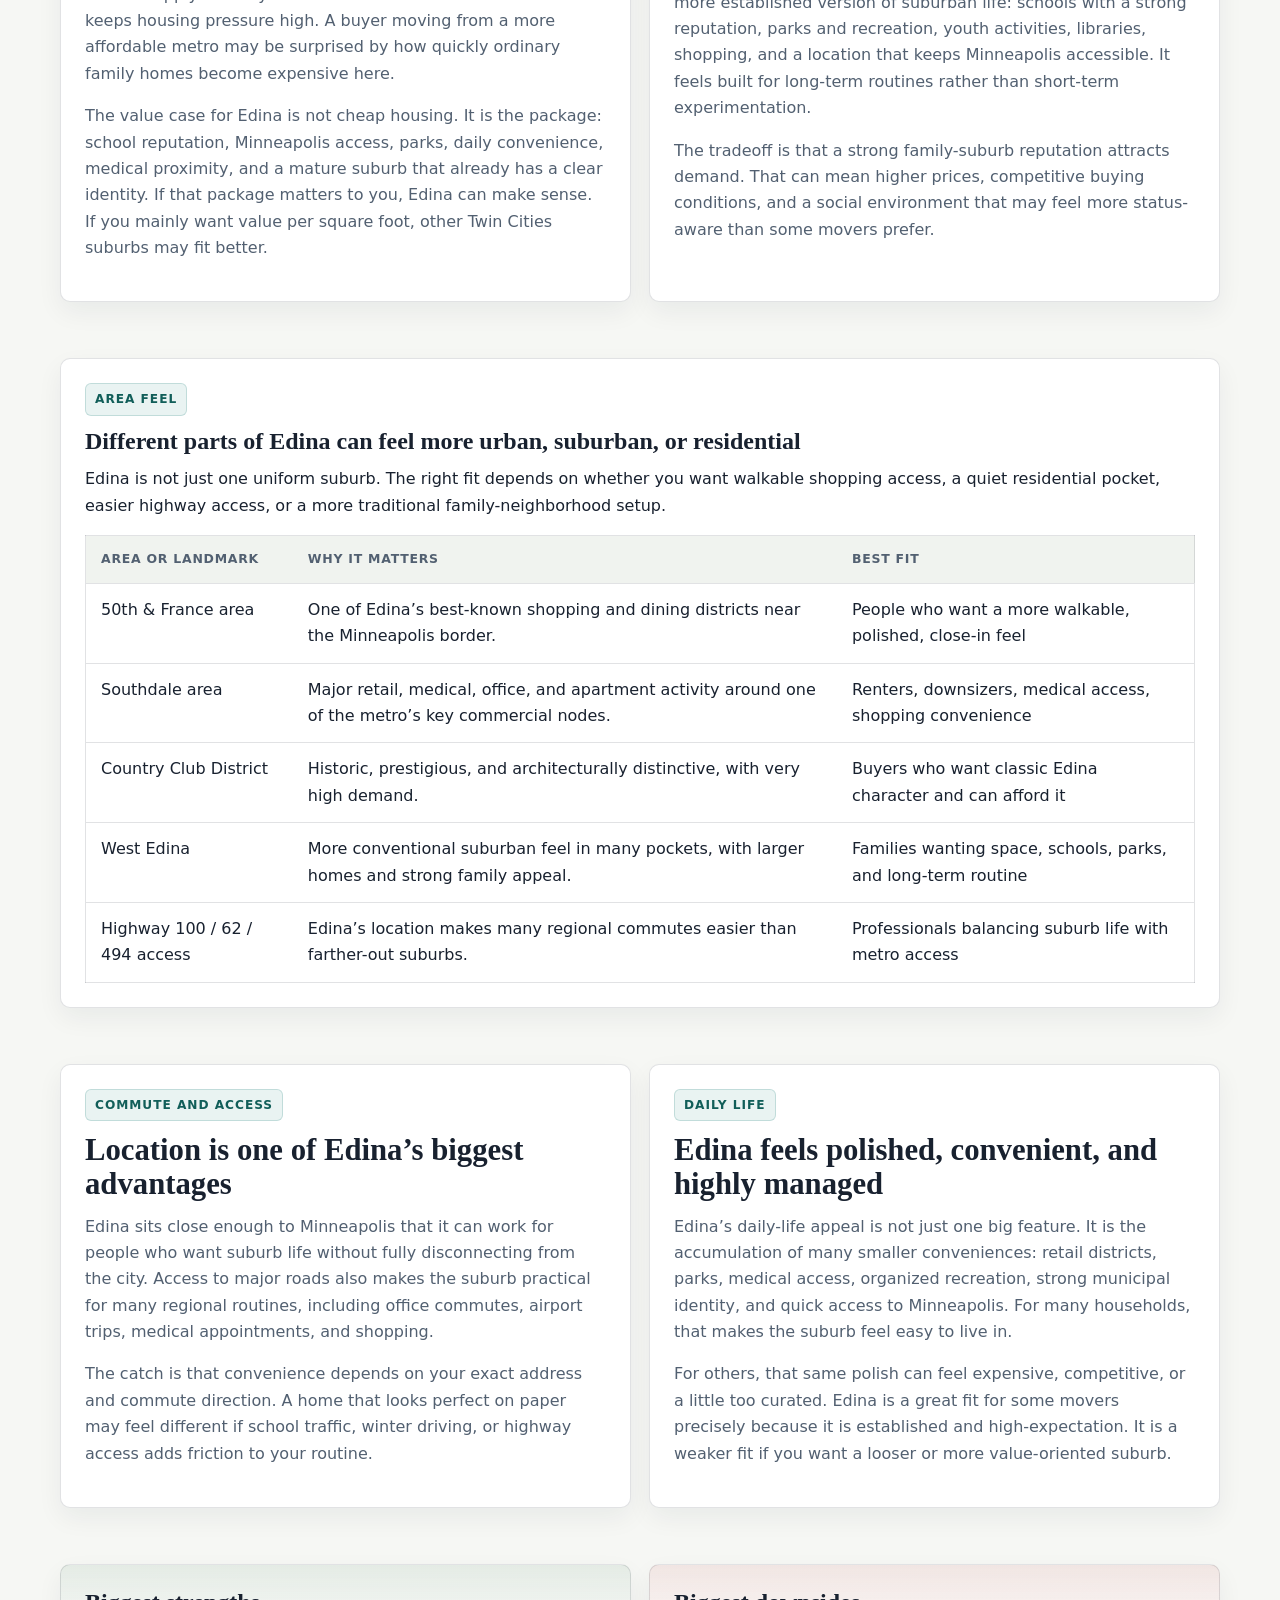
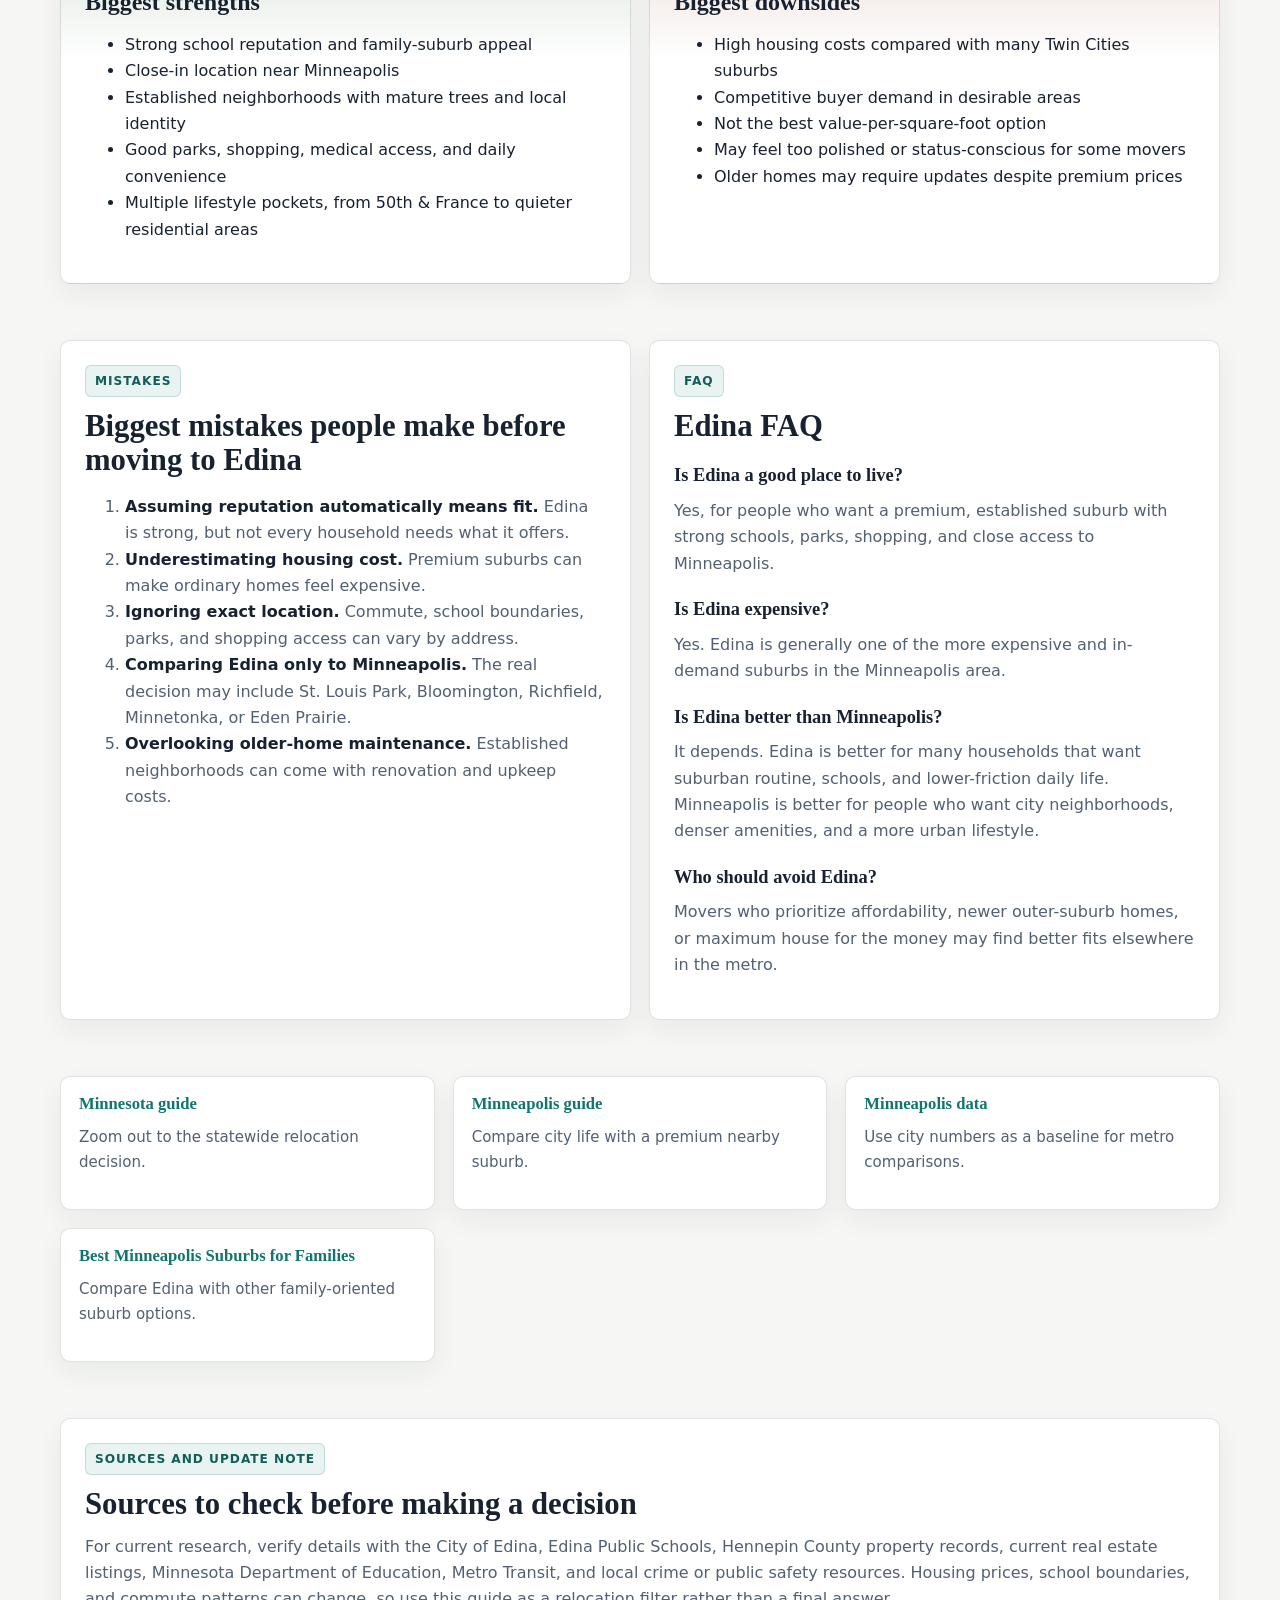
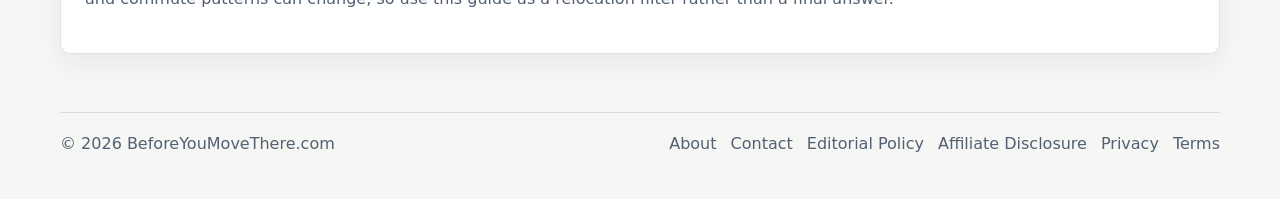
<file: states/minnesota/edina/index.html>
<!doctype html>
<html lang="en">
  <head>
    <meta charset="UTF-8" />
    <meta name="viewport" content="width=device-width, initial-scale=1.0" />
    <title>Moving to Edina, MN: Schools, Cost, Neighborhoods and Pros and Cons | Before You Move There</title>
    <meta name="description" content="Thinking about moving to Edina, Minnesota? Compare schools, housing costs, neighborhoods, commute, parks, family fit, and the real tradeoffs before you move." />
    <link rel="canonical" href="https://beforeyoumovethere.com/states/minnesota/edina/" />
    <meta name="robots" content="index,follow" />
    <meta property="og:title" content="Moving to Edina, MN: What to Know Before You Go" />
    <meta property="og:description" content="A practical Edina relocation guide covering schools, housing, neighborhoods, commute, parks, family fit, and daily-life tradeoffs." />
    <meta property="og:type" content="article" />
    <meta property="og:url" content="https://beforeyoumovethere.com/states/minnesota/edina/" />
    <link rel="stylesheet" href="../../../assets/css/main.css" />
    <script type="application/ld+json">
      {
        "@context": "https://schema.org",
        "@type": "Article",
        "headline": "Moving to Edina, MN: What to Know Before You Go",
        "description": "A practical Edina relocation guide covering schools, housing, neighborhoods, commute, parks, family fit, and daily-life tradeoffs.",
        "author": { "@type": "Person", "name": "Ben" },
        "publisher": { "@type": "Organization", "name": "BeforeYouMoveThere.com" },
        "datePublished": "2026-04-27",
        "dateModified": "2026-04-27",
        "mainEntityOfPage": "https://beforeyoumovethere.com/states/minnesota/edina/"
      }
    </script>
  </head>
  <body>
    <header class="site-header">
      <div class="container header-inner">
        <a class="brand" href="../../../index.html">
          <span class="brand-kicker">Relocation Guides</span>
          <span class="brand-name">BeforeYouMoveThere.com</span>
        </a>
        <nav class="nav" aria-label="Primary">
          <a href="../../../index.html">Home</a>
          <a href="../../../states/minnesota/index.html">Minnesota</a>
          <a href="../../../states/minnesota/minneapolis/index.html">Minneapolis</a>
          <a class="active" href="../../../states/minnesota/edina/index.html">Edina</a>
          <a href="../../../sitemap.html">Guides</a>
        </nav>
      </div>
    </header>

    <main>
      <section class="page-header">
        <div class="container">
          <div class="breadcrumbs">
            <a href="../../../index.html">Home</a>
            <span>/</span>
            <a href="../../../states/minnesota/index.html">Minnesota</a>
            <span>/</span>
            <span>Edina</span>
          </div>
          <h1>Moving to Edina, MN: What to Know Before You Go</h1>
          <p>
            Edina is one of the most recognizable suburbs in the Minneapolis area. It is known for
            strong schools, polished shopping districts, established neighborhoods, parks, medical access,
            and a convenient location just southwest of Minneapolis. It is also expensive, reputation-heavy,
            and not the right fit for every household that says it wants a “good suburb.”
          </p>
          <p class="mini-title"><strong>By Ben</strong><br />Published April 27, 2026 · Updated April 27, 2026</p>
        </div>
      </section>

      <section class="section">
        <div class="container section-stack">
          <nav class="toc card" aria-label="Page sections">
            <a href="#verdict">Verdict</a>
            <a href="#best-fit">Best fit</a>
            <a href="#cost">Cost</a>
            <a href="#areas">Areas</a>
            <a href="#commute">Commute</a>
            <a href="#pros-cons">Pros and cons</a>
            <a href="#faq">FAQ</a>
          </nav>

          <div class="highlight-panel" id="verdict">
            <span class="kicker">Quick verdict</span>
            <h2>Edina is a premium, practical suburb for people who can afford the tradeoff.</h2>
            <p>
              Edina works best for households that want a mature inner-ring suburb with strong schools,
              convenient Minneapolis access, established neighborhoods, good parks, and a polished daily-life setup.
              It works less well if your top priorities are affordability, newer suburban growth, a looser feel,
              or getting the most house possible for the money.
            </p>
          </div>

          <div class="stat-grid">
            <div class="stat-box">
              <span class="stat-label">Suburb type</span>
              <span class="stat-value">Established inner-ring premium suburb</span>
            </div>
            <div class="stat-box">
              <span class="stat-label">Best-known strengths</span>
              <span class="stat-value">Schools, location, parks, shopping, medical access</span>
            </div>
            <div class="stat-box">
              <span class="stat-label">Main tradeoffs</span>
              <span class="stat-value">High housing costs, competition, polished feel</span>
            </div>
            <div class="stat-box">
              <span class="stat-label">Best fit</span>
              <span class="stat-value">Families, professionals, long-term suburb buyers</span>
            </div>
          </div>
        </div>
      </section>

      <section class="section" id="best-fit">
        <div class="container compare-grid">
          <div class="compare-card pros">
            <h2>Best for</h2>
            <ul>
              <li>Families who want strong schools and an established suburban routine</li>
              <li>Buyers who value location, parks, and convenience more than maximum square footage</li>
              <li>Professionals who want quick access to Minneapolis without living in the city</li>
              <li>Households that prefer mature neighborhoods over brand-new outer-ring development</li>
            </ul>
          </div>
          <div class="compare-card cons">
            <h2>Think twice if you want</h2>
            <ul>
              <li>A lower-cost suburb with more house for the money</li>
              <li>A newer-build, outer-suburb environment</li>
              <li>A place that feels less polished or reputation-conscious</li>
              <li>An easier first-time buyer market in the Twin Cities</li>
            </ul>
          </div>
        </div>
      </section>

      <section class="section">
        <div class="container grid-2">
          <article class="info-card prose" id="cost">
            <span class="kicker">Cost and housing</span>
            <h2>Edina is not where you go for a bargain</h2>
            <p>
              Edina’s biggest practical issue is cost. The suburb has a strong reputation, desirable school access,
              convenient geography, and limited supply in many established areas. That combination keeps housing
              pressure high. A buyer moving from a more affordable metro may be surprised by how quickly ordinary
              family homes become expensive here.
            </p>
            <p>
              The value case for Edina is not cheap housing. It is the package: school reputation, Minneapolis access,
              parks, daily convenience, medical proximity, and a mature suburb that already has a clear identity.
              If that package matters to you, Edina can make sense. If you mainly want value per square foot,
              other Twin Cities suburbs may fit better.
            </p>
          </article>

          <article class="info-card prose">
            <span class="kicker">Family fit</span>
            <h2>Edina is one of the area’s classic family-suburb choices</h2>
            <p>
              Edina is often on the shortlist for families because it offers a more established version of suburban life:
              schools with a strong reputation, parks and recreation, youth activities, libraries, shopping, and a location
              that keeps Minneapolis accessible. It feels built for long-term routines rather than short-term experimentation.
            </p>
            <p>
              The tradeoff is that a strong family-suburb reputation attracts demand. That can mean higher prices,
              competitive buying conditions, and a social environment that may feel more status-aware than some movers prefer.
            </p>
          </article>
        </div>
      </section>

      <section class="section" id="areas">
        <div class="container">
          <div class="info-card">
            <span class="kicker">Area feel</span>
            <h2>Different parts of Edina can feel more urban, suburban, or residential</h2>
            <p>
              Edina is not just one uniform suburb. The right fit depends on whether you want walkable shopping access,
              a quiet residential pocket, easier highway access, or a more traditional family-neighborhood setup.
            </p>
            <div class="data-table-wrap">
              <table class="data-table">
                <thead>
                  <tr>
                    <th>Area or landmark</th>
                    <th>Why it matters</th>
                    <th>Best fit</th>
                  </tr>
                </thead>
                <tbody>
                  <tr>
                    <td>50th & France area</td>
                    <td>One of Edina’s best-known shopping and dining districts near the Minneapolis border.</td>
                    <td>People who want a more walkable, polished, close-in feel</td>
                  </tr>
                  <tr>
                    <td>Southdale area</td>
                    <td>Major retail, medical, office, and apartment activity around one of the metro’s key commercial nodes.</td>
                    <td>Renters, downsizers, medical access, shopping convenience</td>
                  </tr>
                  <tr>
                    <td>Country Club District</td>
                    <td>Historic, prestigious, and architecturally distinctive, with very high demand.</td>
                    <td>Buyers who want classic Edina character and can afford it</td>
                  </tr>
                  <tr>
                    <td>West Edina</td>
                    <td>More conventional suburban feel in many pockets, with larger homes and strong family appeal.</td>
                    <td>Families wanting space, schools, parks, and long-term routine</td>
                  </tr>
                  <tr>
                    <td>Highway 100 / 62 / 494 access</td>
                    <td>Edina’s location makes many regional commutes easier than farther-out suburbs.</td>
                    <td>Professionals balancing suburb life with metro access</td>
                  </tr>
                </tbody>
              </table>
            </div>
          </div>
        </div>
      </section>

      <section class="section">
        <div class="container grid-2">
          <article class="info-card prose" id="commute">
            <span class="kicker">Commute and access</span>
            <h2>Location is one of Edina’s biggest advantages</h2>
            <p>
              Edina sits close enough to Minneapolis that it can work for people who want suburb life without fully
              disconnecting from the city. Access to major roads also makes the suburb practical for many regional
              routines, including office commutes, airport trips, medical appointments, and shopping.
            </p>
            <p>
              The catch is that convenience depends on your exact address and commute direction. A home that looks perfect
              on paper may feel different if school traffic, winter driving, or highway access adds friction to your routine.
            </p>
          </article>

          <article class="info-card prose">
            <span class="kicker">Daily life</span>
            <h2>Edina feels polished, convenient, and highly managed</h2>
            <p>
              Edina’s daily-life appeal is not just one big feature. It is the accumulation of many smaller conveniences:
              retail districts, parks, medical access, organized recreation, strong municipal identity, and quick access
              to Minneapolis. For many households, that makes the suburb feel easy to live in.
            </p>
            <p>
              For others, that same polish can feel expensive, competitive, or a little too curated. Edina is a great fit
              for some movers precisely because it is established and high-expectation. It is a weaker fit if you want a
              looser or more value-oriented suburb.
            </p>
          </article>
        </div>
      </section>

      <section class="section" id="pros-cons">
        <div class="container compare-grid">
          <div class="compare-card pros">
            <h2>Biggest strengths</h2>
            <ul>
              <li>Strong school reputation and family-suburb appeal</li>
              <li>Close-in location near Minneapolis</li>
              <li>Established neighborhoods with mature trees and local identity</li>
              <li>Good parks, shopping, medical access, and daily convenience</li>
              <li>Multiple lifestyle pockets, from 50th & France to quieter residential areas</li>
            </ul>
          </div>
          <div class="compare-card cons">
            <h2>Biggest downsides</h2>
            <ul>
              <li>High housing costs compared with many Twin Cities suburbs</li>
              <li>Competitive buyer demand in desirable areas</li>
              <li>Not the best value-per-square-foot option</li>
              <li>May feel too polished or status-conscious for some movers</li>
              <li>Older homes may require updates despite premium prices</li>
            </ul>
          </div>
        </div>
      </section>

      <section class="section" id="faq">
        <div class="container grid-2">
          <article class="info-card prose">
            <span class="kicker">Mistakes</span>
            <h2>Biggest mistakes people make before moving to Edina</h2>
            <ol>
              <li><strong>Assuming reputation automatically means fit.</strong> Edina is strong, but not every household needs what it offers.</li>
              <li><strong>Underestimating housing cost.</strong> Premium suburbs can make ordinary homes feel expensive.</li>
              <li><strong>Ignoring exact location.</strong> Commute, school boundaries, parks, and shopping access can vary by address.</li>
              <li><strong>Comparing Edina only to Minneapolis.</strong> The real decision may include St. Louis Park, Bloomington, Richfield, Minnetonka, or Eden Prairie.</li>
              <li><strong>Overlooking older-home maintenance.</strong> Established neighborhoods can come with renovation and upkeep costs.</li>
            </ol>
          </article>

          <article class="info-card prose">
            <span class="kicker">FAQ</span>
            <h2>Edina FAQ</h2>
            <h3>Is Edina a good place to live?</h3>
            <p>Yes, for people who want a premium, established suburb with strong schools, parks, shopping, and close access to Minneapolis.</p>
            <h3>Is Edina expensive?</h3>
            <p>Yes. Edina is generally one of the more expensive and in-demand suburbs in the Minneapolis area.</p>
            <h3>Is Edina better than Minneapolis?</h3>
            <p>It depends. Edina is better for many households that want suburban routine, schools, and lower-friction daily life. Minneapolis is better for people who want city neighborhoods, denser amenities, and a more urban lifestyle.</p>
            <h3>Who should avoid Edina?</h3>
            <p>Movers who prioritize affordability, newer outer-suburb homes, or maximum house for the money may find better fits elsewhere in the metro.</p>
          </article>
        </div>
      </section>

      <section class="section">
        <div class="container grid-3">
          <article class="card topic-card">
            <h3><a href="../../../states/minnesota/index.html">Minnesota guide</a></h3>
            <p>Zoom out to the statewide relocation decision.</p>
          </article>
          <article class="card topic-card">
            <h3><a href="../../../states/minnesota/minneapolis/index.html">Minneapolis guide</a></h3>
            <p>Compare city life with a premium nearby suburb.</p>
          </article>
          <article class="card topic-card">
            <h3><a href="../../../states/minnesota/minneapolis-data/index.html">Minneapolis data</a></h3>
            <p>Use city numbers as a baseline for metro comparisons.</p>
          </article>
          <article class="card topic-card">
            <h3><a href="../../../suburbs/minneapolis/best-suburbs-for-families/index.html">Best Minneapolis Suburbs for Families</a></h3>
            <p>Compare Edina with other family-oriented suburb options.</p>
          </article>
        </div>
      </section>

      <section class="section">
        <div class="container">
          <article class="info-card prose">
            <span class="kicker">Sources and update note</span>
            <h2>Sources to check before making a decision</h2>
            <p>
              For current research, verify details with the City of Edina, Edina Public Schools,
              Hennepin County property records, current real estate listings, Minnesota Department of Education,
              Metro Transit, and local crime or public safety resources. Housing prices, school boundaries,
              and commute patterns can change, so use this guide as a relocation filter rather than a final answer.
            </p>
          </article>
        </div>
      </section>
    </main>

    <footer class="site-footer">
      <div class="container footer-inner">
        <div>© 2026 BeforeYouMoveThere.com</div>
        <nav class="footer-nav">
          <a href="../../../about.html">About</a>
          <a href="../../../contact.html">Contact</a>
          <a href="../../../editorial-policy.html">Editorial Policy</a>
          <a href="../../../affiliate-disclosure.html">Affiliate Disclosure</a>
          <a href="../../../privacy.html">Privacy</a>
          <a href="../../../terms.html">Terms</a>
        </nav>
      </div>
    </footer>
  </body>
</html>
</file>
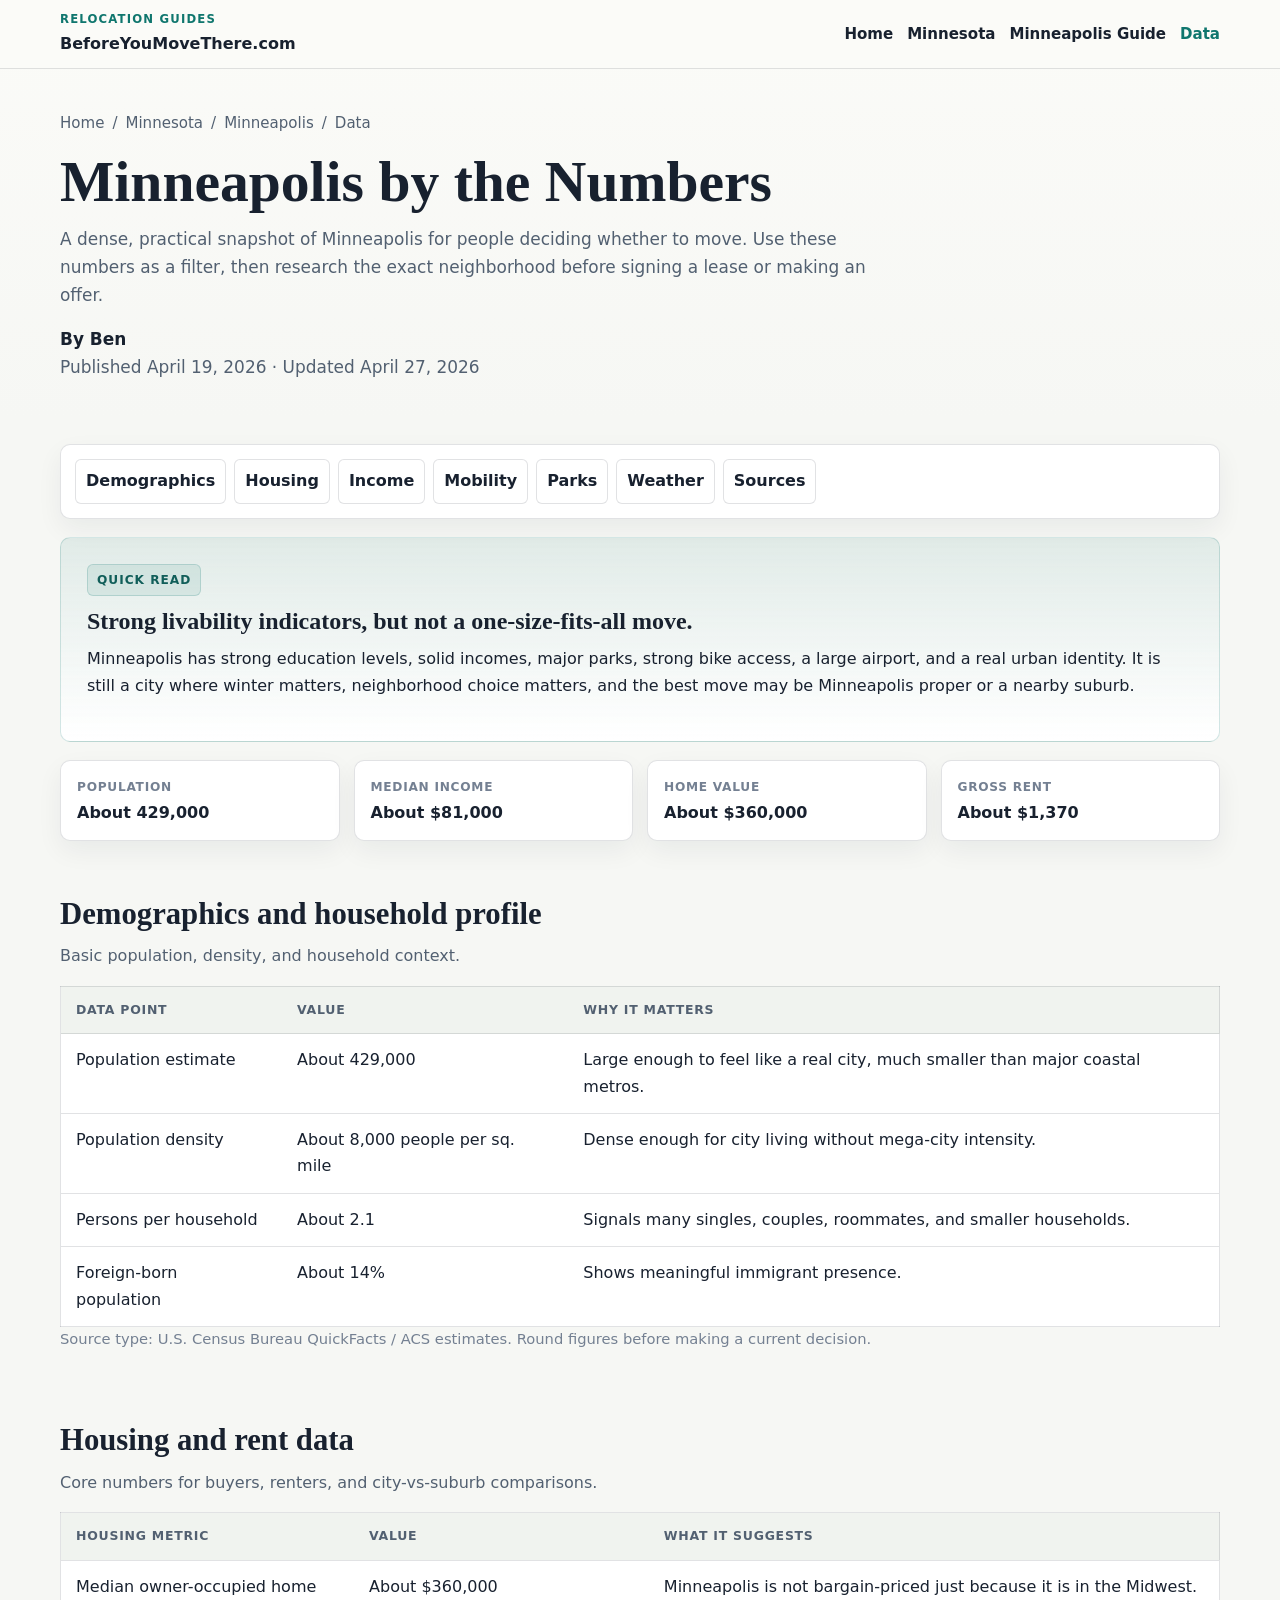
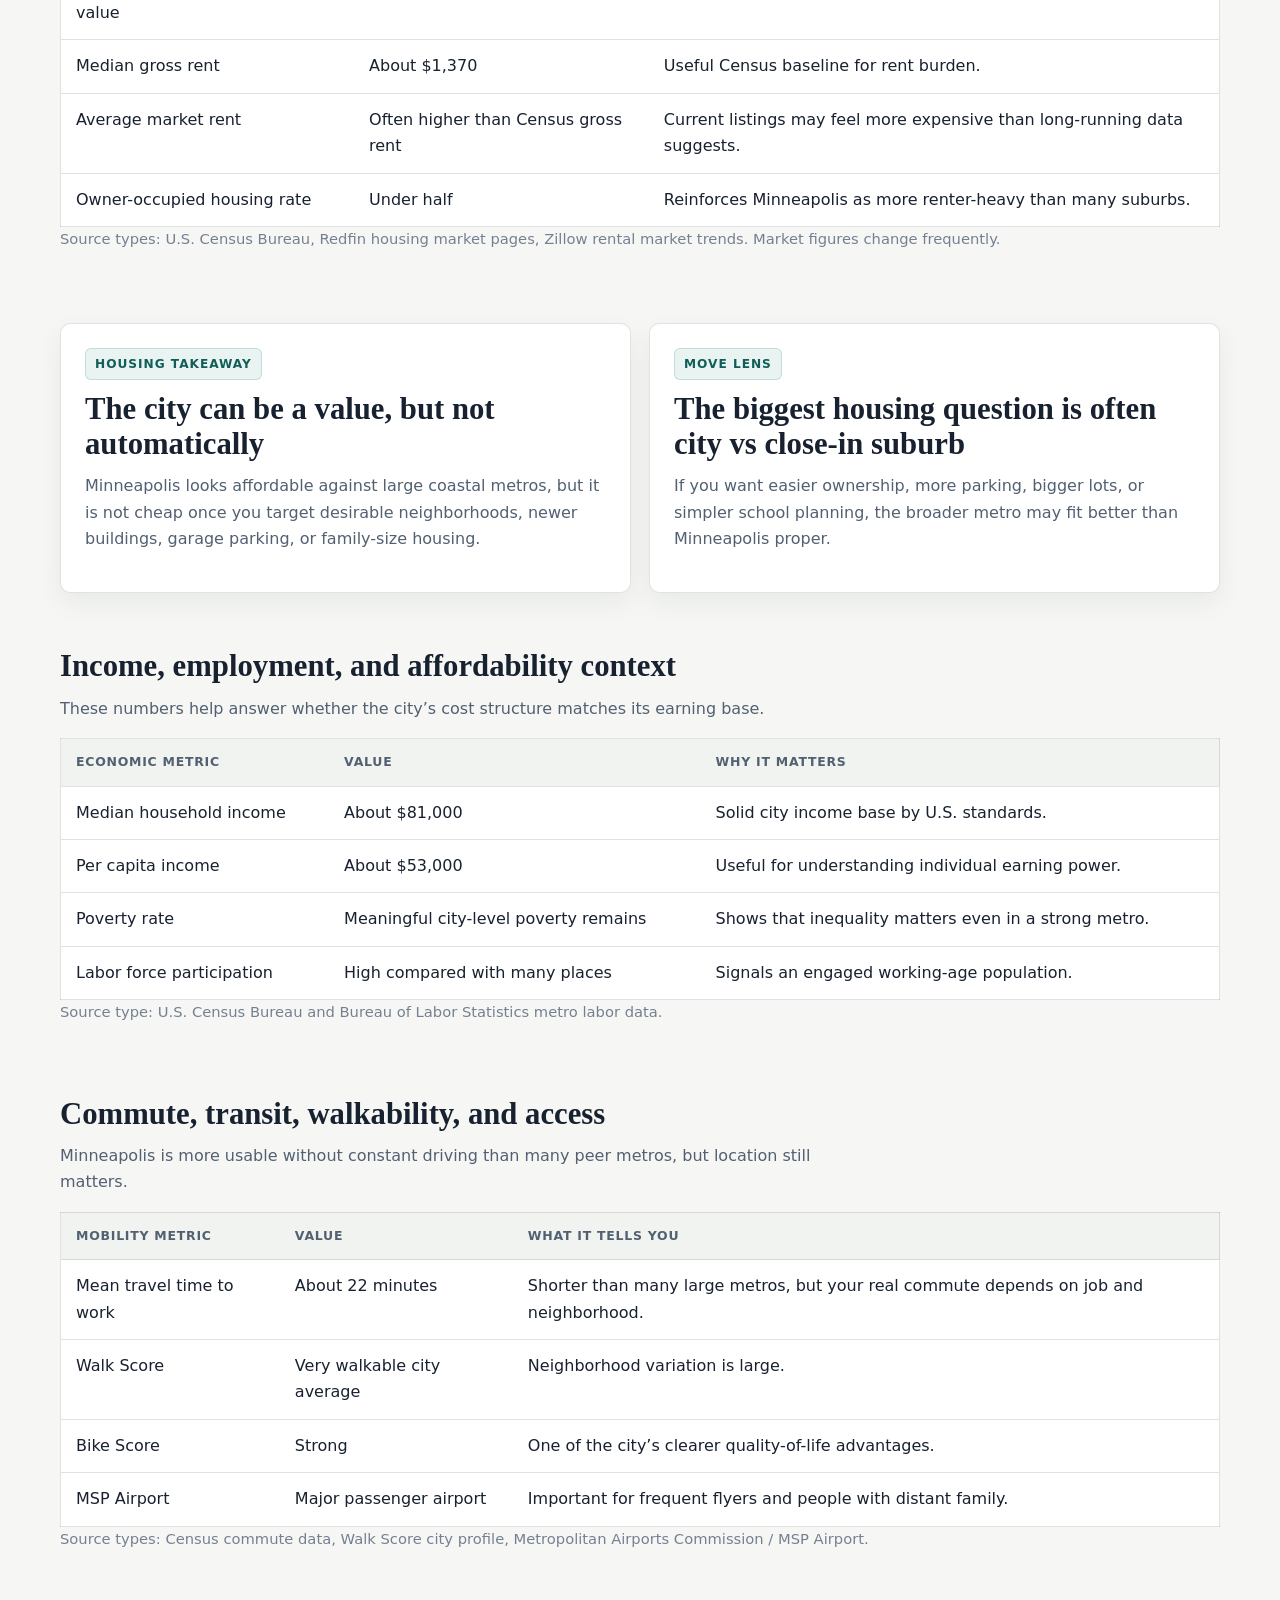
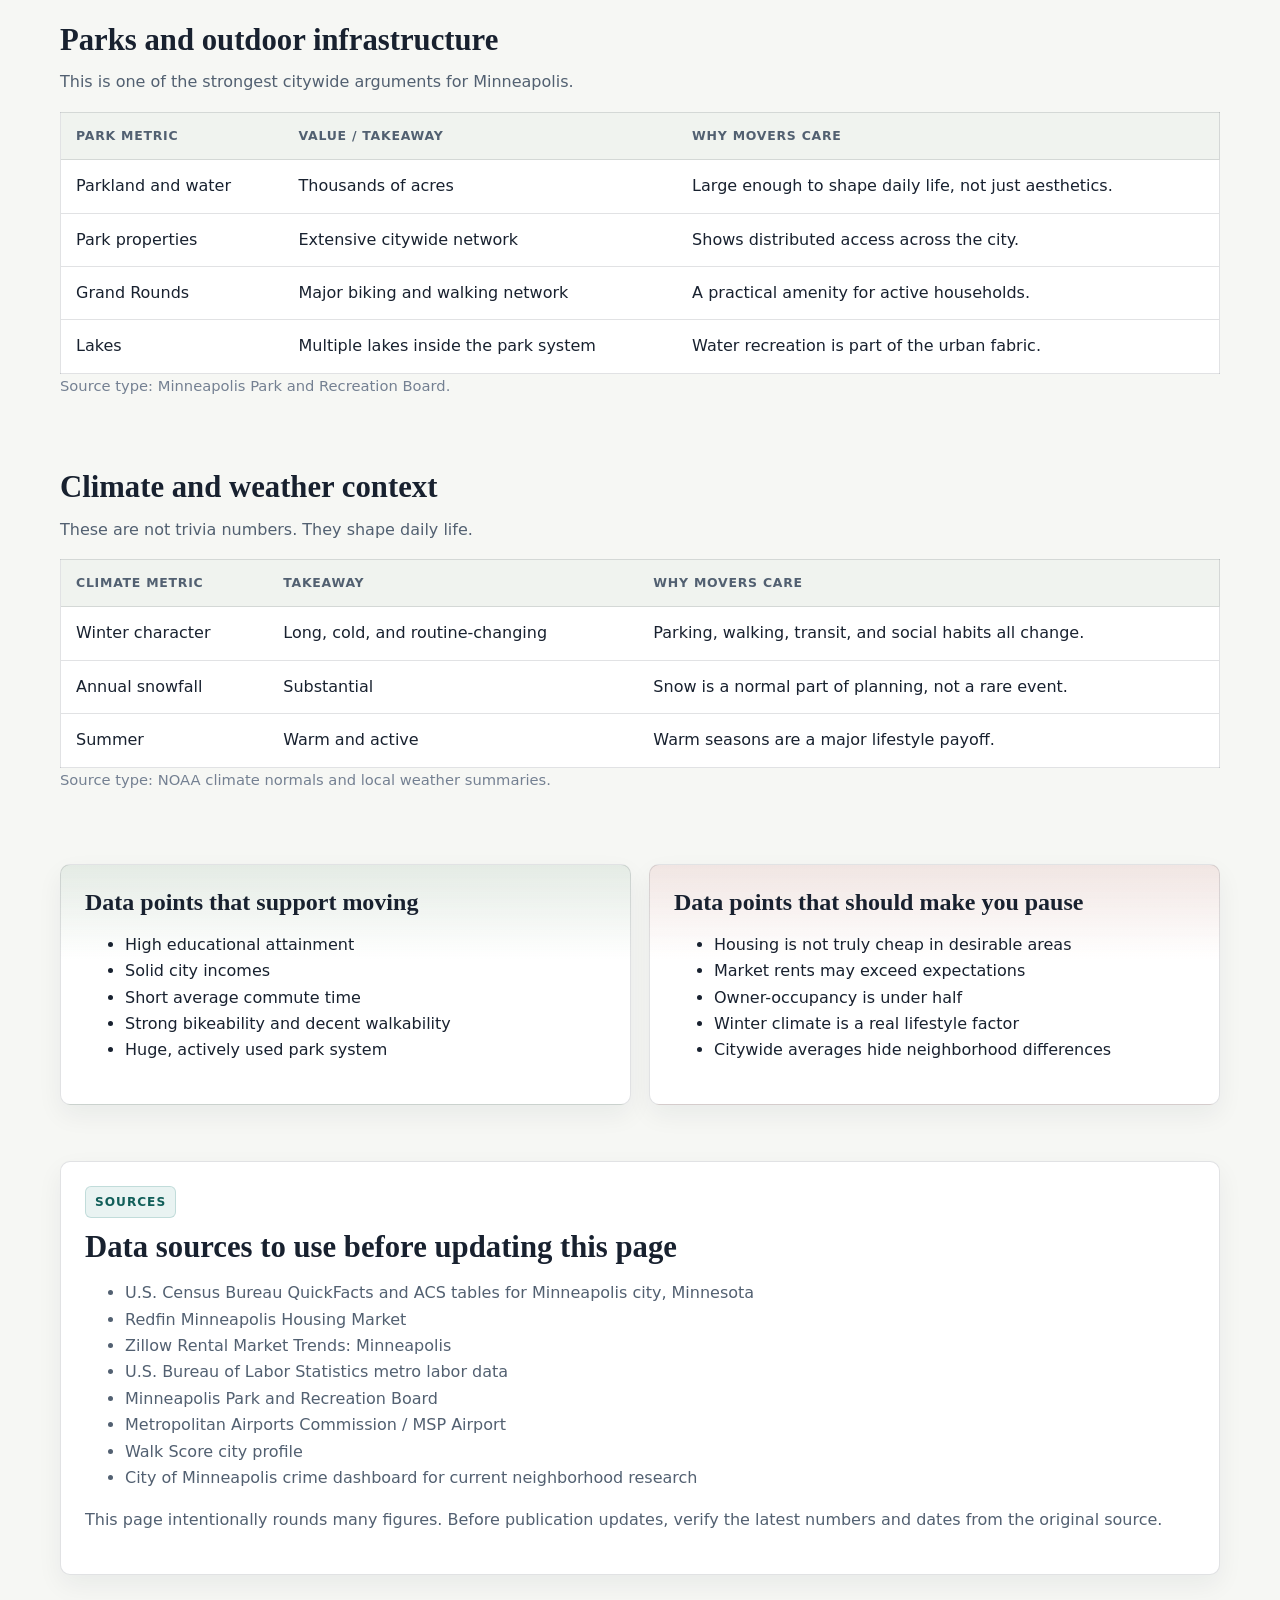
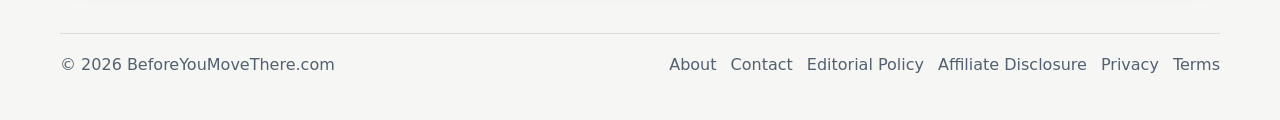
<file: states/minnesota/minneapolis-data/index.html>
<!doctype html>
<html lang="en">
  <head>
    <meta charset="UTF-8" />
    <meta name="viewport" content="width=device-width, initial-scale=1.0" />
    <title>Minneapolis Data: Cost, Rent, Jobs, Weather, Parks and Housing | Before You Move There</title>
    <meta name="description" content="Minneapolis data for movers, including housing, rent, income, commute, parks, education, weather, airport access, and source notes." />
    <link rel="canonical" href="https://beforeyoumovethere.com/states/minnesota/minneapolis-data/" />
    <meta name="robots" content="index,follow" />
    <meta property="og:title" content="Minneapolis Data: Cost, Rent, Jobs, Weather, Parks and Housing" />
    <meta property="og:description" content="A practical Minneapolis data page for housing, rent, jobs, commute, weather, education, parks, transit, and more." />
    <meta property="og:type" content="article" />
    <meta property="og:url" content="https://beforeyoumovethere.com/states/minnesota/minneapolis-data/" />
    <link rel="stylesheet" href="../../../assets/css/main.css" />
  </head>
  <body>
    <header class="site-header"><div class="container header-inner"><a class="brand" href="../../../index.html"><span class="brand-kicker">Relocation Guides</span><span class="brand-name">BeforeYouMoveThere.com</span></a><nav class="nav" aria-label="Primary"><a href="../../../index.html">Home</a><a href="../../../states/minnesota/index.html">Minnesota</a><a href="../../../states/minnesota/minneapolis/index.html">Minneapolis Guide</a><a class="active" href="../../../states/minnesota/minneapolis-data/index.html">Data</a></nav></div></header>
    <main>
      <section class="page-header"><div class="container"><div class="breadcrumbs"><a href="../../../index.html">Home</a><span>/</span><a href="../../../states/minnesota/index.html">Minnesota</a><span>/</span><a href="../../../states/minnesota/minneapolis/index.html">Minneapolis</a><span>/</span><span>Data</span></div><h1>Minneapolis by the Numbers</h1><p>A dense, practical snapshot of Minneapolis for people deciding whether to move. Use these numbers as a filter, then research the exact neighborhood before signing a lease or making an offer.</p><p class="mini-title"><strong>By Ben</strong><br />Published April 19, 2026 · Updated April 27, 2026</p></div></section>
      <section class="section"><div class="container section-stack"><nav class="toc card"><a href="#demographics">Demographics</a><a href="#housing">Housing</a><a href="#income">Income</a><a href="#mobility">Mobility</a><a href="#parks">Parks</a><a href="#weather">Weather</a><a href="#sources">Sources</a></nav><div class="highlight-panel"><span class="kicker">Quick read</span><h2>Strong livability indicators, but not a one-size-fits-all move.</h2><p>Minneapolis has strong education levels, solid incomes, major parks, strong bike access, a large airport, and a real urban identity. It is still a city where winter matters, neighborhood choice matters, and the best move may be Minneapolis proper or a nearby suburb.</p></div><div class="stat-grid"><div class="stat-box"><span class="stat-label">Population</span><span class="stat-value">About 429,000</span></div><div class="stat-box"><span class="stat-label">Median income</span><span class="stat-value">About $81,000</span></div><div class="stat-box"><span class="stat-label">Home value</span><span class="stat-value">About $360,000</span></div><div class="stat-box"><span class="stat-label">Gross rent</span><span class="stat-value">About $1,370</span></div></div></div></section>

      <section class="section" id="demographics"><div class="container"><div class="section-head"><h2>Demographics and household profile</h2><p>Basic population, density, and household context.</p></div><div class="data-table-wrap"><table class="data-table"><thead><tr><th>Data point</th><th>Value</th><th>Why it matters</th></tr></thead><tbody><tr><td>Population estimate</td><td>About 429,000</td><td>Large enough to feel like a real city, much smaller than major coastal metros.</td></tr><tr><td>Population density</td><td>About 8,000 people per sq. mile</td><td>Dense enough for city living without mega-city intensity.</td></tr><tr><td>Persons per household</td><td>About 2.1</td><td>Signals many singles, couples, roommates, and smaller households.</td></tr><tr><td>Foreign-born population</td><td>About 14%</td><td>Shows meaningful immigrant presence.</td></tr></tbody></table></div><p class="source-note">Source type: U.S. Census Bureau QuickFacts / ACS estimates. Round figures before making a current decision.</p></div></section>

      <section class="section" id="housing"><div class="container"><div class="section-head"><h2>Housing and rent data</h2><p>Core numbers for buyers, renters, and city-vs-suburb comparisons.</p></div><div class="data-table-wrap"><table class="data-table"><thead><tr><th>Housing metric</th><th>Value</th><th>What it suggests</th></tr></thead><tbody><tr><td>Median owner-occupied home value</td><td>About $360,000</td><td>Minneapolis is not bargain-priced just because it is in the Midwest.</td></tr><tr><td>Median gross rent</td><td>About $1,370</td><td>Useful Census baseline for rent burden.</td></tr><tr><td>Average market rent</td><td>Often higher than Census gross rent</td><td>Current listings may feel more expensive than long-running data suggests.</td></tr><tr><td>Owner-occupied housing rate</td><td>Under half</td><td>Reinforces Minneapolis as more renter-heavy than many suburbs.</td></tr></tbody></table></div><p class="source-note">Source types: U.S. Census Bureau, Redfin housing market pages, Zillow rental market trends. Market figures change frequently.</p></div></section>

      <section class="section"><div class="container grid-2"><article class="info-card prose"><span class="kicker">Housing takeaway</span><h2>The city can be a value, but not automatically</h2><p>Minneapolis looks affordable against large coastal metros, but it is not cheap once you target desirable neighborhoods, newer buildings, garage parking, or family-size housing.</p></article><article class="info-card prose"><span class="kicker">Move lens</span><h2>The biggest housing question is often city vs close-in suburb</h2><p>If you want easier ownership, more parking, bigger lots, or simpler school planning, the broader metro may fit better than Minneapolis proper.</p></article></div></section>

      <section class="section" id="income"><div class="container"><div class="section-head"><h2>Income, employment, and affordability context</h2><p>These numbers help answer whether the city’s cost structure matches its earning base.</p></div><div class="data-table-wrap"><table class="data-table"><thead><tr><th>Economic metric</th><th>Value</th><th>Why it matters</th></tr></thead><tbody><tr><td>Median household income</td><td>About $81,000</td><td>Solid city income base by U.S. standards.</td></tr><tr><td>Per capita income</td><td>About $53,000</td><td>Useful for understanding individual earning power.</td></tr><tr><td>Poverty rate</td><td>Meaningful city-level poverty remains</td><td>Shows that inequality matters even in a strong metro.</td></tr><tr><td>Labor force participation</td><td>High compared with many places</td><td>Signals an engaged working-age population.</td></tr></tbody></table></div><p class="source-note">Source type: U.S. Census Bureau and Bureau of Labor Statistics metro labor data.</p></div></section>

      <section class="section" id="mobility"><div class="container"><div class="section-head"><h2>Commute, transit, walkability, and access</h2><p>Minneapolis is more usable without constant driving than many peer metros, but location still matters.</p></div><div class="data-table-wrap"><table class="data-table"><thead><tr><th>Mobility metric</th><th>Value</th><th>What it tells you</th></tr></thead><tbody><tr><td>Mean travel time to work</td><td>About 22 minutes</td><td>Shorter than many large metros, but your real commute depends on job and neighborhood.</td></tr><tr><td>Walk Score</td><td>Very walkable city average</td><td>Neighborhood variation is large.</td></tr><tr><td>Bike Score</td><td>Strong</td><td>One of the city’s clearer quality-of-life advantages.</td></tr><tr><td>MSP Airport</td><td>Major passenger airport</td><td>Important for frequent flyers and people with distant family.</td></tr></tbody></table></div><p class="source-note">Source types: Census commute data, Walk Score city profile, Metropolitan Airports Commission / MSP Airport.</p></div></section>

      <section class="section" id="parks"><div class="container"><div class="section-head"><h2>Parks and outdoor infrastructure</h2><p>This is one of the strongest citywide arguments for Minneapolis.</p></div><div class="data-table-wrap"><table class="data-table"><thead><tr><th>Park metric</th><th>Value / takeaway</th><th>Why movers care</th></tr></thead><tbody><tr><td>Parkland and water</td><td>Thousands of acres</td><td>Large enough to shape daily life, not just aesthetics.</td></tr><tr><td>Park properties</td><td>Extensive citywide network</td><td>Shows distributed access across the city.</td></tr><tr><td>Grand Rounds</td><td>Major biking and walking network</td><td>A practical amenity for active households.</td></tr><tr><td>Lakes</td><td>Multiple lakes inside the park system</td><td>Water recreation is part of the urban fabric.</td></tr></tbody></table></div><p class="source-note">Source type: Minneapolis Park and Recreation Board.</p></div></section>

      <section class="section" id="weather"><div class="container"><div class="section-head"><h2>Climate and weather context</h2><p>These are not trivia numbers. They shape daily life.</p></div><div class="data-table-wrap"><table class="data-table"><thead><tr><th>Climate metric</th><th>Takeaway</th><th>Why movers care</th></tr></thead><tbody><tr><td>Winter character</td><td>Long, cold, and routine-changing</td><td>Parking, walking, transit, and social habits all change.</td></tr><tr><td>Annual snowfall</td><td>Substantial</td><td>Snow is a normal part of planning, not a rare event.</td></tr><tr><td>Summer</td><td>Warm and active</td><td>Warm seasons are a major lifestyle payoff.</td></tr></tbody></table></div><p class="source-note">Source type: NOAA climate normals and local weather summaries.</p></div></section>

      <section class="section"><div class="container grid-2"><article class="compare-card pros"><h2>Data points that support moving</h2><ul><li>High educational attainment</li><li>Solid city incomes</li><li>Short average commute time</li><li>Strong bikeability and decent walkability</li><li>Huge, actively used park system</li></ul></article><article class="compare-card cons"><h2>Data points that should make you pause</h2><ul><li>Housing is not truly cheap in desirable areas</li><li>Market rents may exceed expectations</li><li>Owner-occupancy is under half</li><li>Winter climate is a real lifestyle factor</li><li>Citywide averages hide neighborhood differences</li></ul></article></div></section>

      <section class="section" id="sources"><div class="container"><article class="info-card prose"><span class="kicker">Sources</span><h2>Data sources to use before updating this page</h2><ul><li>U.S. Census Bureau QuickFacts and ACS tables for Minneapolis city, Minnesota</li><li>Redfin Minneapolis Housing Market</li><li>Zillow Rental Market Trends: Minneapolis</li><li>U.S. Bureau of Labor Statistics metro labor data</li><li>Minneapolis Park and Recreation Board</li><li>Metropolitan Airports Commission / MSP Airport</li><li>Walk Score city profile</li><li>City of Minneapolis crime dashboard for current neighborhood research</li></ul><p>This page intentionally rounds many figures. Before publication updates, verify the latest numbers and dates from the original source.</p></article></div></section>
    </main>
    <footer class="site-footer"><div class="container footer-inner"><div>© 2026 BeforeYouMoveThere.com</div><nav class="footer-nav"><a href="../../../about.html">About</a><a href="../../../contact.html">Contact</a><a href="../../../editorial-policy.html">Editorial Policy</a><a href="../../../affiliate-disclosure.html">Affiliate Disclosure</a><a href="../../../privacy.html">Privacy</a><a href="../../../terms.html">Terms</a></nav></div></footer>
  </body>
</html>
</file>
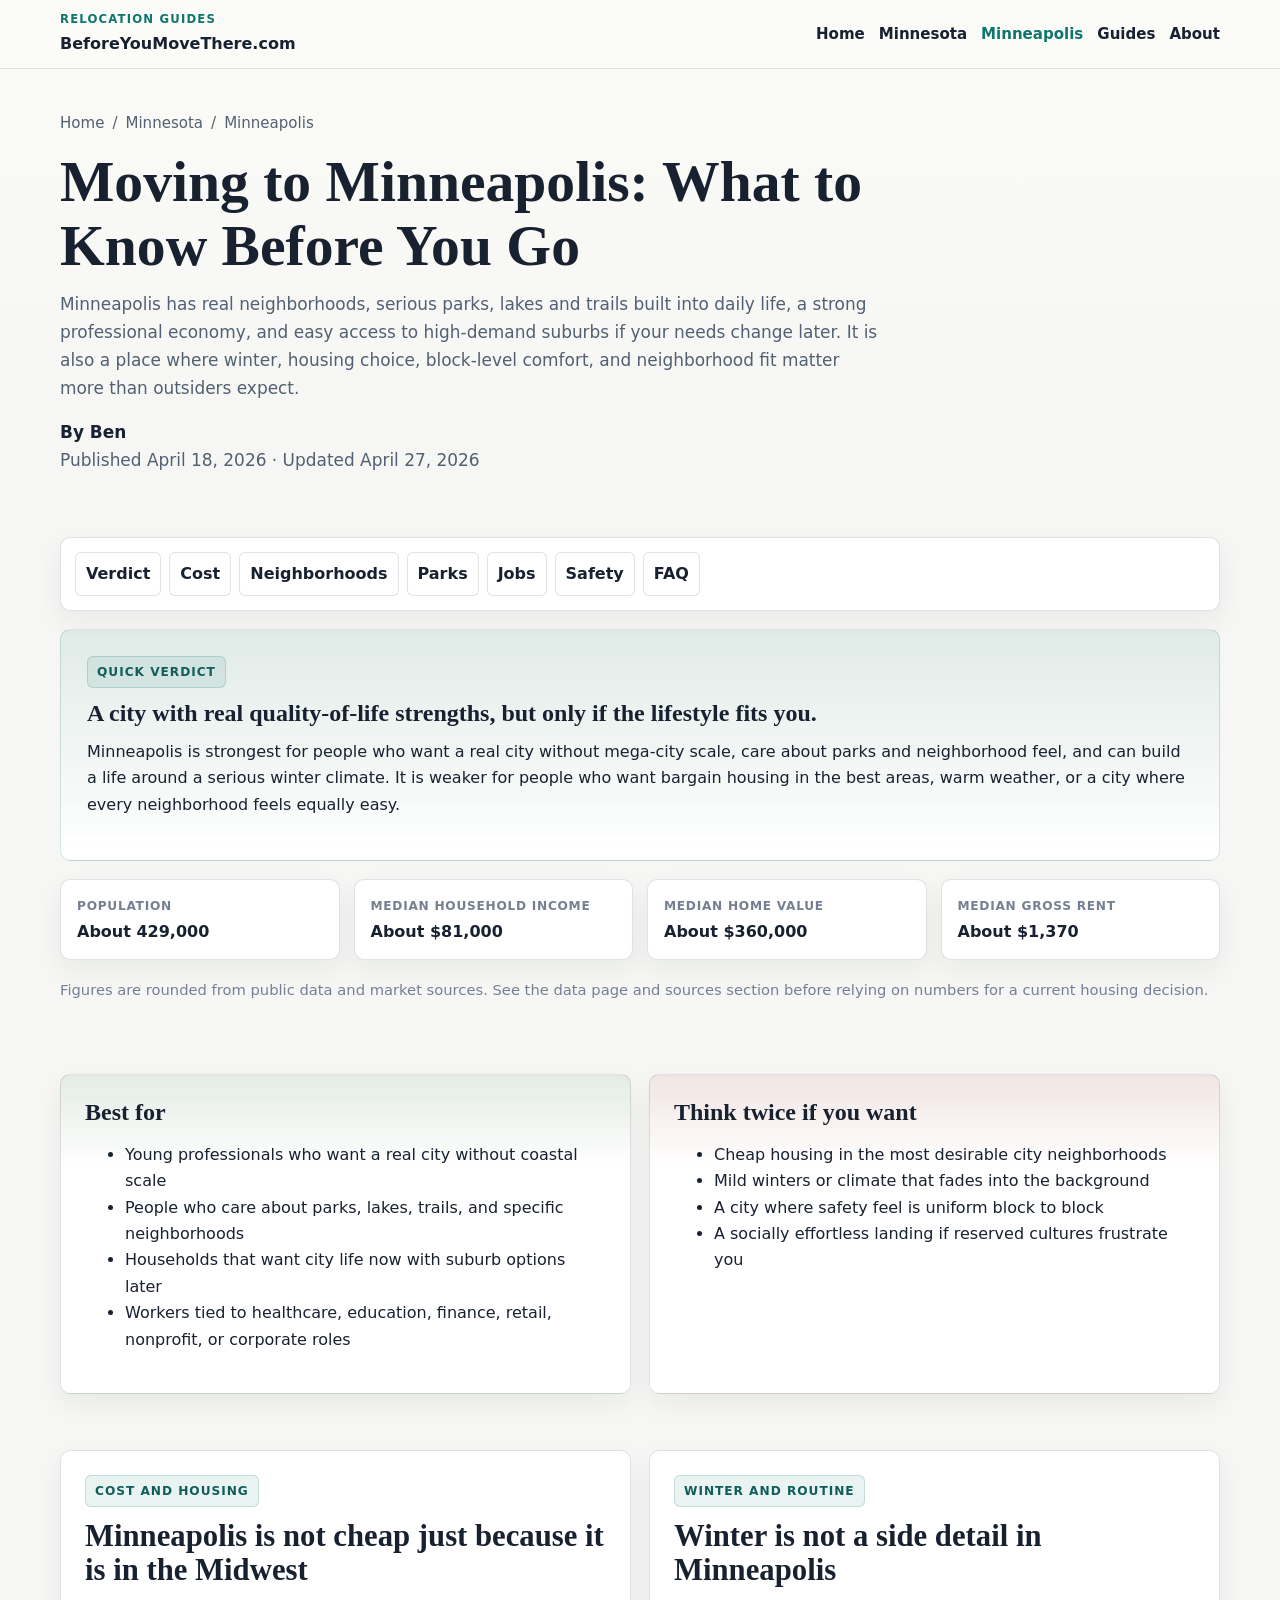
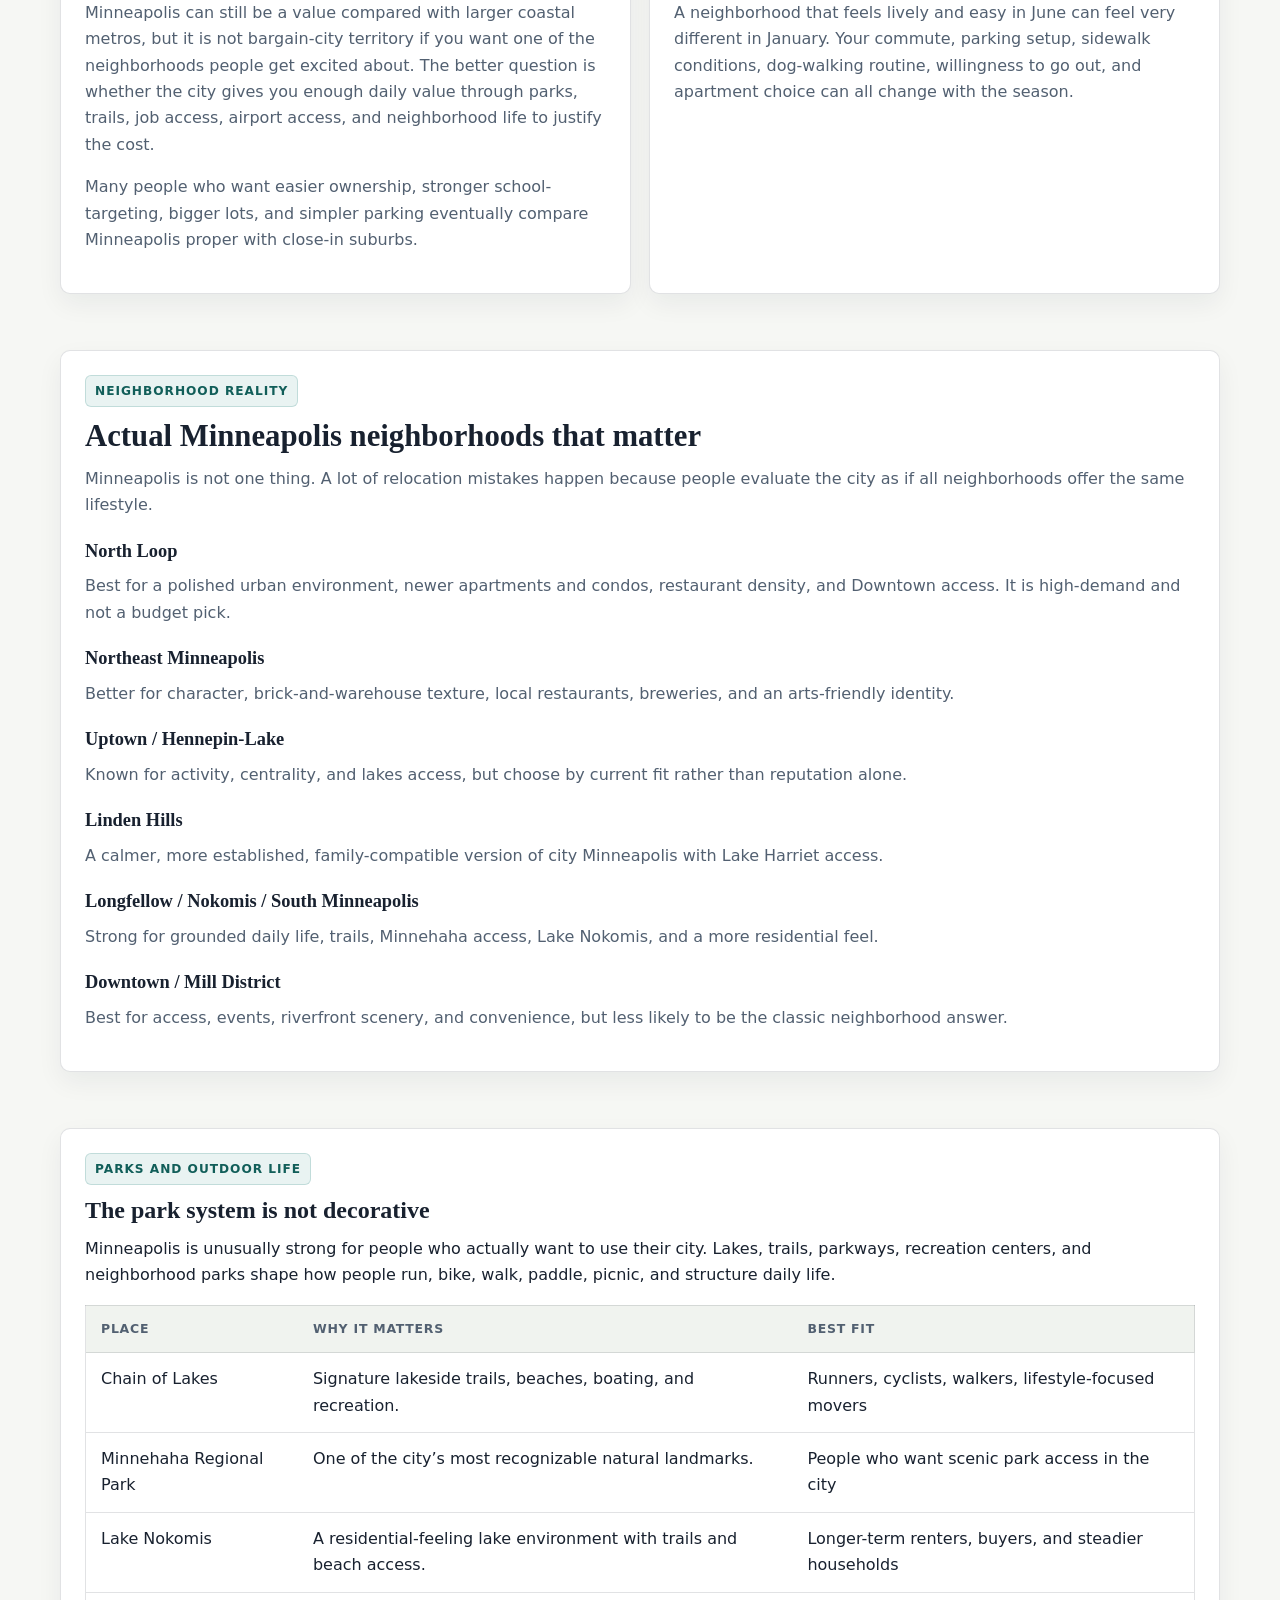
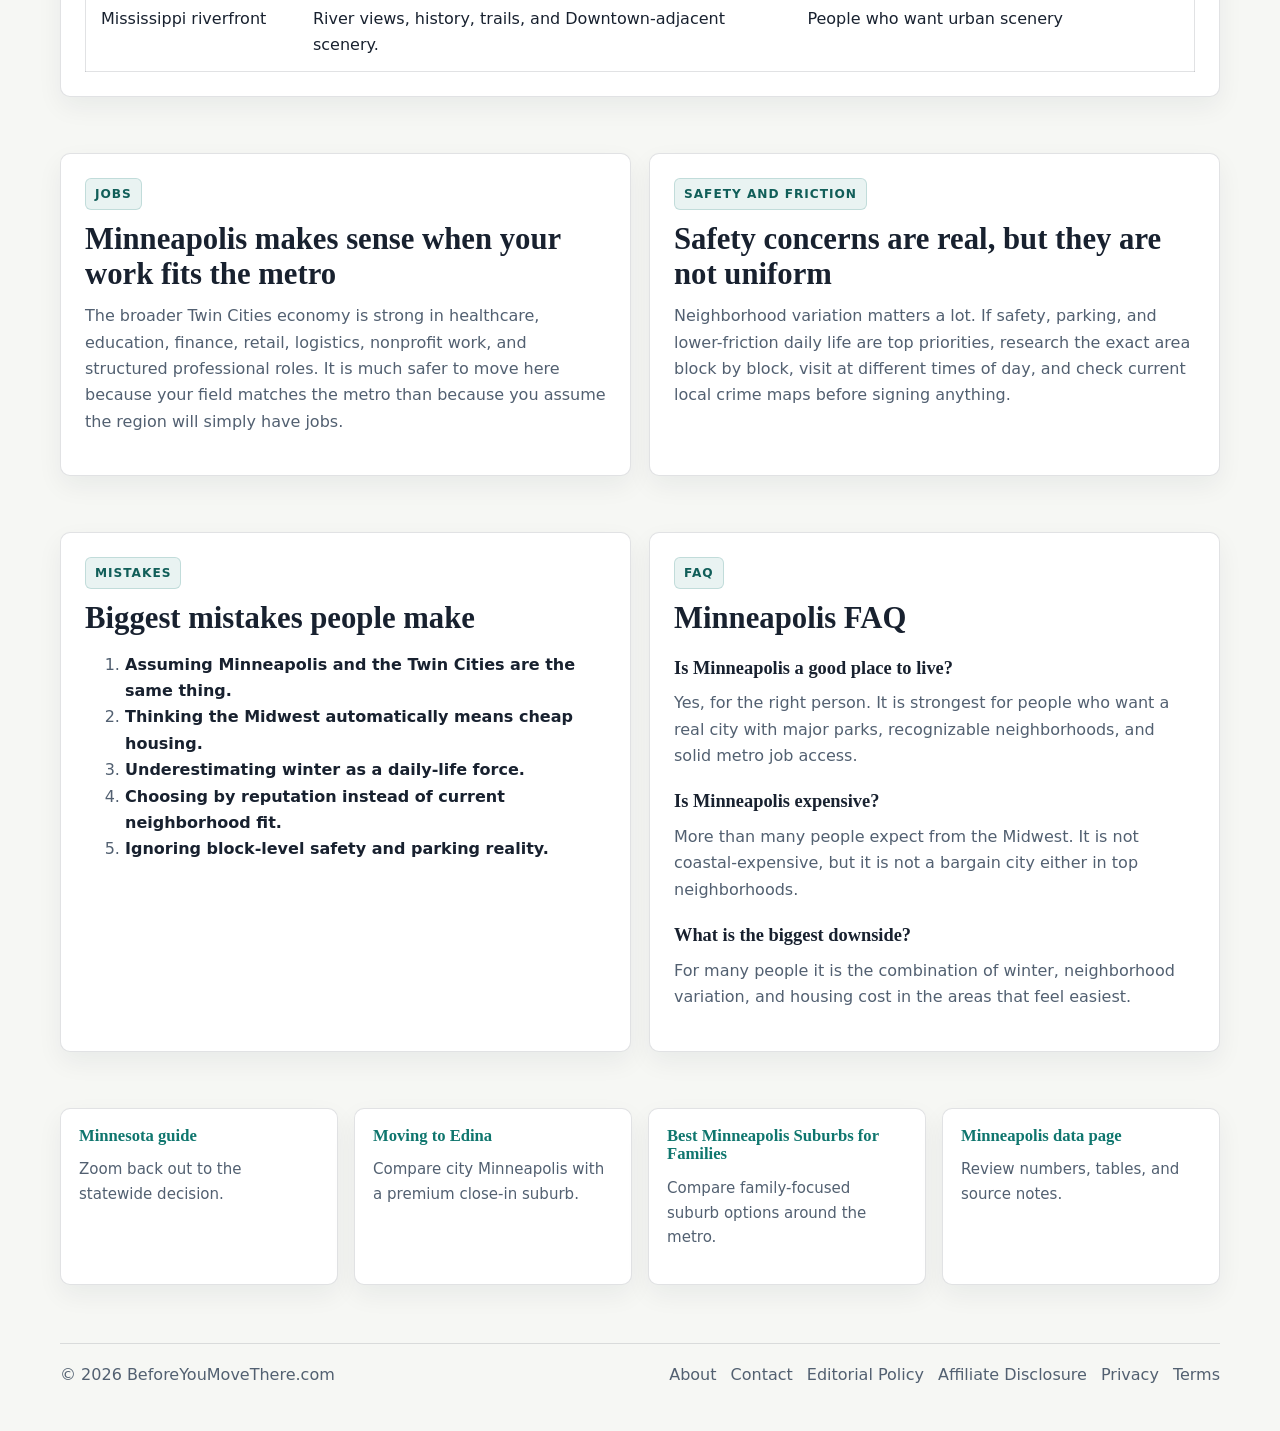
<file: states/minnesota/minneapolis/index.html>
<!doctype html>
<html lang="en">
  <head>
    <meta charset="UTF-8" />
    <meta name="viewport" content="width=device-width, initial-scale=1.0" />
    <title>Moving to Minneapolis: What to Know Before You Go | Before You Move There</title>
    <meta name="description" content="A practical Minneapolis relocation guide covering neighborhoods, cost, housing, parks, jobs, winter, safety friction, family fit, and everyday tradeoffs." />
    <link rel="canonical" href="https://beforeyoumovethere.com/states/minnesota/minneapolis/" />
    <meta name="robots" content="index,follow" />
    <meta property="og:title" content="Moving to Minneapolis: What to Know Before You Go" />
    <meta property="og:description" content="A practical Minneapolis relocation guide covering neighborhoods, parks, jobs, housing, winters, and daily-life tradeoffs." />
    <meta property="og:type" content="article" />
    <meta property="og:url" content="https://beforeyoumovethere.com/states/minnesota/minneapolis/" />
    <link rel="stylesheet" href="../../../assets/css/main.css" />
    <script type="application/ld+json">
      {
        "@context": "https://schema.org",
        "@type": "Article",
        "headline": "Moving to Minneapolis: What to Know Before You Go",
        "description": "A practical Minneapolis relocation guide covering neighborhoods, parks, jobs, housing, winters, and daily-life tradeoffs.",
        "author": { "@type": "Person", "name": "Ben" },
        "publisher": { "@type": "Organization", "name": "BeforeYouMoveThere.com" },
        "datePublished": "2026-04-18",
        "dateModified": "2026-04-27",
        "mainEntityOfPage": "https://beforeyoumovethere.com/states/minnesota/minneapolis/"
      }
    </script>
  </head>
  <body>
    <header class="site-header"><div class="container header-inner"><a class="brand" href="../../../index.html"><span class="brand-kicker">Relocation Guides</span><span class="brand-name">BeforeYouMoveThere.com</span></a><nav class="nav" aria-label="Primary"><a href="../../../index.html">Home</a><a href="../../../states/minnesota/index.html">Minnesota</a><a class="active" href="../../../states/minnesota/minneapolis/index.html">Minneapolis</a><a href="../../../sitemap.html">Guides</a><a href="../../../about.html">About</a></nav></div></header>
    <main>
      <section class="page-header">
        <div class="container">
          <div class="breadcrumbs"><a href="../../../index.html">Home</a><span>/</span><a href="../../../states/minnesota/index.html">Minnesota</a><span>/</span><span>Minneapolis</span></div>
          <h1>Moving to Minneapolis: What to Know Before You Go</h1>
          <p>Minneapolis has real neighborhoods, serious parks, lakes and trails built into daily life, a strong professional economy, and easy access to high-demand suburbs if your needs change later. It is also a place where winter, housing choice, block-level comfort, and neighborhood fit matter more than outsiders expect.</p>
          <p class="mini-title"><strong>By Ben</strong><br />Published April 18, 2026 · Updated April 27, 2026</p>
        </div>
      </section>

      <section class="section"><div class="container section-stack">
        <nav class="toc card" aria-label="Page sections"><a href="#verdict">Verdict</a><a href="#cost">Cost</a><a href="#neighborhoods">Neighborhoods</a><a href="#parks">Parks</a><a href="#jobs">Jobs</a><a href="#safety">Safety</a><a href="#faq">FAQ</a></nav>
        <div class="highlight-panel" id="verdict"><span class="kicker">Quick verdict</span><h2>A city with real quality-of-life strengths, but only if the lifestyle fits you.</h2><p>Minneapolis is strongest for people who want a real city without mega-city scale, care about parks and neighborhood feel, and can build a life around a serious winter climate. It is weaker for people who want bargain housing in the best areas, warm weather, or a city where every neighborhood feels equally easy.</p></div>
        <div class="stat-grid"><div class="stat-box"><span class="stat-label">Population</span><span class="stat-value">About 429,000</span></div><div class="stat-box"><span class="stat-label">Median household income</span><span class="stat-value">About $81,000</span></div><div class="stat-box"><span class="stat-label">Median home value</span><span class="stat-value">About $360,000</span></div><div class="stat-box"><span class="stat-label">Median gross rent</span><span class="stat-value">About $1,370</span></div></div>
        <p class="source-note">Figures are rounded from public data and market sources. See the data page and sources section before relying on numbers for a current housing decision.</p>
      </div></section>

      <section class="section"><div class="container compare-grid">
        <div class="compare-card pros"><h2>Best for</h2><ul><li>Young professionals who want a real city without coastal scale</li><li>People who care about parks, lakes, trails, and specific neighborhoods</li><li>Households that want city life now with suburb options later</li><li>Workers tied to healthcare, education, finance, retail, nonprofit, or corporate roles</li></ul></div>
        <div class="compare-card cons"><h2>Think twice if you want</h2><ul><li>Cheap housing in the most desirable city neighborhoods</li><li>Mild winters or climate that fades into the background</li><li>A city where safety feel is uniform block to block</li><li>A socially effortless landing if reserved cultures frustrate you</li></ul></div>
      </div></section>

      <section class="section"><div class="container grid-2">
        <article class="info-card prose" id="cost"><span class="kicker">Cost and housing</span><h2>Minneapolis is not cheap just because it is in the Midwest</h2><p>Minneapolis can still be a value compared with larger coastal metros, but it is not bargain-city territory if you want one of the neighborhoods people get excited about. The better question is whether the city gives you enough daily value through parks, trails, job access, airport access, and neighborhood life to justify the cost.</p><p>Many people who want easier ownership, stronger school-targeting, bigger lots, and simpler parking eventually compare Minneapolis proper with close-in suburbs.</p></article>
        <article class="info-card prose" id="winter"><span class="kicker">Winter and routine</span><h2>Winter is not a side detail in Minneapolis</h2><p>A neighborhood that feels lively and easy in June can feel very different in January. Your commute, parking setup, sidewalk conditions, dog-walking routine, willingness to go out, and apartment choice can all change with the season.</p></article>
      </div></section>

      <section class="section" id="neighborhoods"><div class="container"><div class="info-card prose"><span class="kicker">Neighborhood reality</span><h2>Actual Minneapolis neighborhoods that matter</h2><p>Minneapolis is not one thing. A lot of relocation mistakes happen because people evaluate the city as if all neighborhoods offer the same lifestyle.</p><h3>North Loop</h3><p>Best for a polished urban environment, newer apartments and condos, restaurant density, and Downtown access. It is high-demand and not a budget pick.</p><h3>Northeast Minneapolis</h3><p>Better for character, brick-and-warehouse texture, local restaurants, breweries, and an arts-friendly identity.</p><h3>Uptown / Hennepin-Lake</h3><p>Known for activity, centrality, and lakes access, but choose by current fit rather than reputation alone.</p><h3>Linden Hills</h3><p>A calmer, more established, family-compatible version of city Minneapolis with Lake Harriet access.</p><h3>Longfellow / Nokomis / South Minneapolis</h3><p>Strong for grounded daily life, trails, Minnehaha access, Lake Nokomis, and a more residential feel.</p><h3>Downtown / Mill District</h3><p>Best for access, events, riverfront scenery, and convenience, but less likely to be the classic neighborhood answer.</p></div></div></section>

      <section class="section" id="parks"><div class="container"><div class="info-card"><span class="kicker">Parks and outdoor life</span><h2>The park system is not decorative</h2><p>Minneapolis is unusually strong for people who actually want to use their city. Lakes, trails, parkways, recreation centers, and neighborhood parks shape how people run, bike, walk, paddle, picnic, and structure daily life.</p><div class="data-table-wrap"><table class="data-table"><thead><tr><th>Place</th><th>Why it matters</th><th>Best fit</th></tr></thead><tbody><tr><td>Chain of Lakes</td><td>Signature lakeside trails, beaches, boating, and recreation.</td><td>Runners, cyclists, walkers, lifestyle-focused movers</td></tr><tr><td>Minnehaha Regional Park</td><td>One of the city’s most recognizable natural landmarks.</td><td>People who want scenic park access in the city</td></tr><tr><td>Lake Nokomis</td><td>A residential-feeling lake environment with trails and beach access.</td><td>Longer-term renters, buyers, and steadier households</td></tr><tr><td>Mississippi riverfront</td><td>River views, history, trails, and Downtown-adjacent scenery.</td><td>People who want urban scenery</td></tr></tbody></table></div></div></div></section>

      <section class="section"><div class="container grid-2">
        <article class="info-card prose" id="jobs"><span class="kicker">Jobs</span><h2>Minneapolis makes sense when your work fits the metro</h2><p>The broader Twin Cities economy is strong in healthcare, education, finance, retail, logistics, nonprofit work, and structured professional roles. It is much safer to move here because your field matches the metro than because you assume the region will simply have jobs.</p></article>
        <article class="info-card prose" id="safety"><span class="kicker">Safety and friction</span><h2>Safety concerns are real, but they are not uniform</h2><p>Neighborhood variation matters a lot. If safety, parking, and lower-friction daily life are top priorities, research the exact area block by block, visit at different times of day, and check current local crime maps before signing anything.</p></article>
      </div></section>

      <section class="section" id="faq"><div class="container grid-2"><article class="info-card prose"><span class="kicker">Mistakes</span><h2>Biggest mistakes people make</h2><ol><li><strong>Assuming Minneapolis and the Twin Cities are the same thing.</strong></li><li><strong>Thinking the Midwest automatically means cheap housing.</strong></li><li><strong>Underestimating winter as a daily-life force.</strong></li><li><strong>Choosing by reputation instead of current neighborhood fit.</strong></li><li><strong>Ignoring block-level safety and parking reality.</strong></li></ol></article><article class="info-card prose"><span class="kicker">FAQ</span><h2>Minneapolis FAQ</h2><h3>Is Minneapolis a good place to live?</h3><p>Yes, for the right person. It is strongest for people who want a real city with major parks, recognizable neighborhoods, and solid metro job access.</p><h3>Is Minneapolis expensive?</h3><p>More than many people expect from the Midwest. It is not coastal-expensive, but it is not a bargain city either in top neighborhoods.</p><h3>What is the biggest downside?</h3><p>For many people it is the combination of winter, neighborhood variation, and housing cost in the areas that feel easiest.</p></article></div></section>

      <section class="section"><div class="container grid-4"><article class="card topic-card"><h3><a href="../../../states/minnesota/index.html">Minnesota guide</a></h3><p>Zoom back out to the statewide decision.</p></article><article class="card topic-card"><h3><a href="../../../states/minnesota/edina/index.html">Moving to Edina</a></h3><p>Compare city Minneapolis with a premium close-in suburb.</p></article><article class="card topic-card"><h3><a href="../../../suburbs/minneapolis/best-suburbs-for-families/index.html">Best Minneapolis Suburbs for Families</a></h3><p>Compare family-focused suburb options around the metro.</p></article><article class="card topic-card"><h3><a href="../../../states/minnesota/minneapolis-data/index.html">Minneapolis data page</a></h3><p>Review numbers, tables, and source notes.</p></article></div></section>
    </main>
    <footer class="site-footer"><div class="container footer-inner"><div>© 2026 BeforeYouMoveThere.com</div><nav class="footer-nav"><a href="../../../about.html">About</a><a href="../../../contact.html">Contact</a><a href="../../../editorial-policy.html">Editorial Policy</a><a href="../../../affiliate-disclosure.html">Affiliate Disclosure</a><a href="../../../privacy.html">Privacy</a><a href="../../../terms.html">Terms</a></nav></div></footer>
  </body>
</html>
</file>
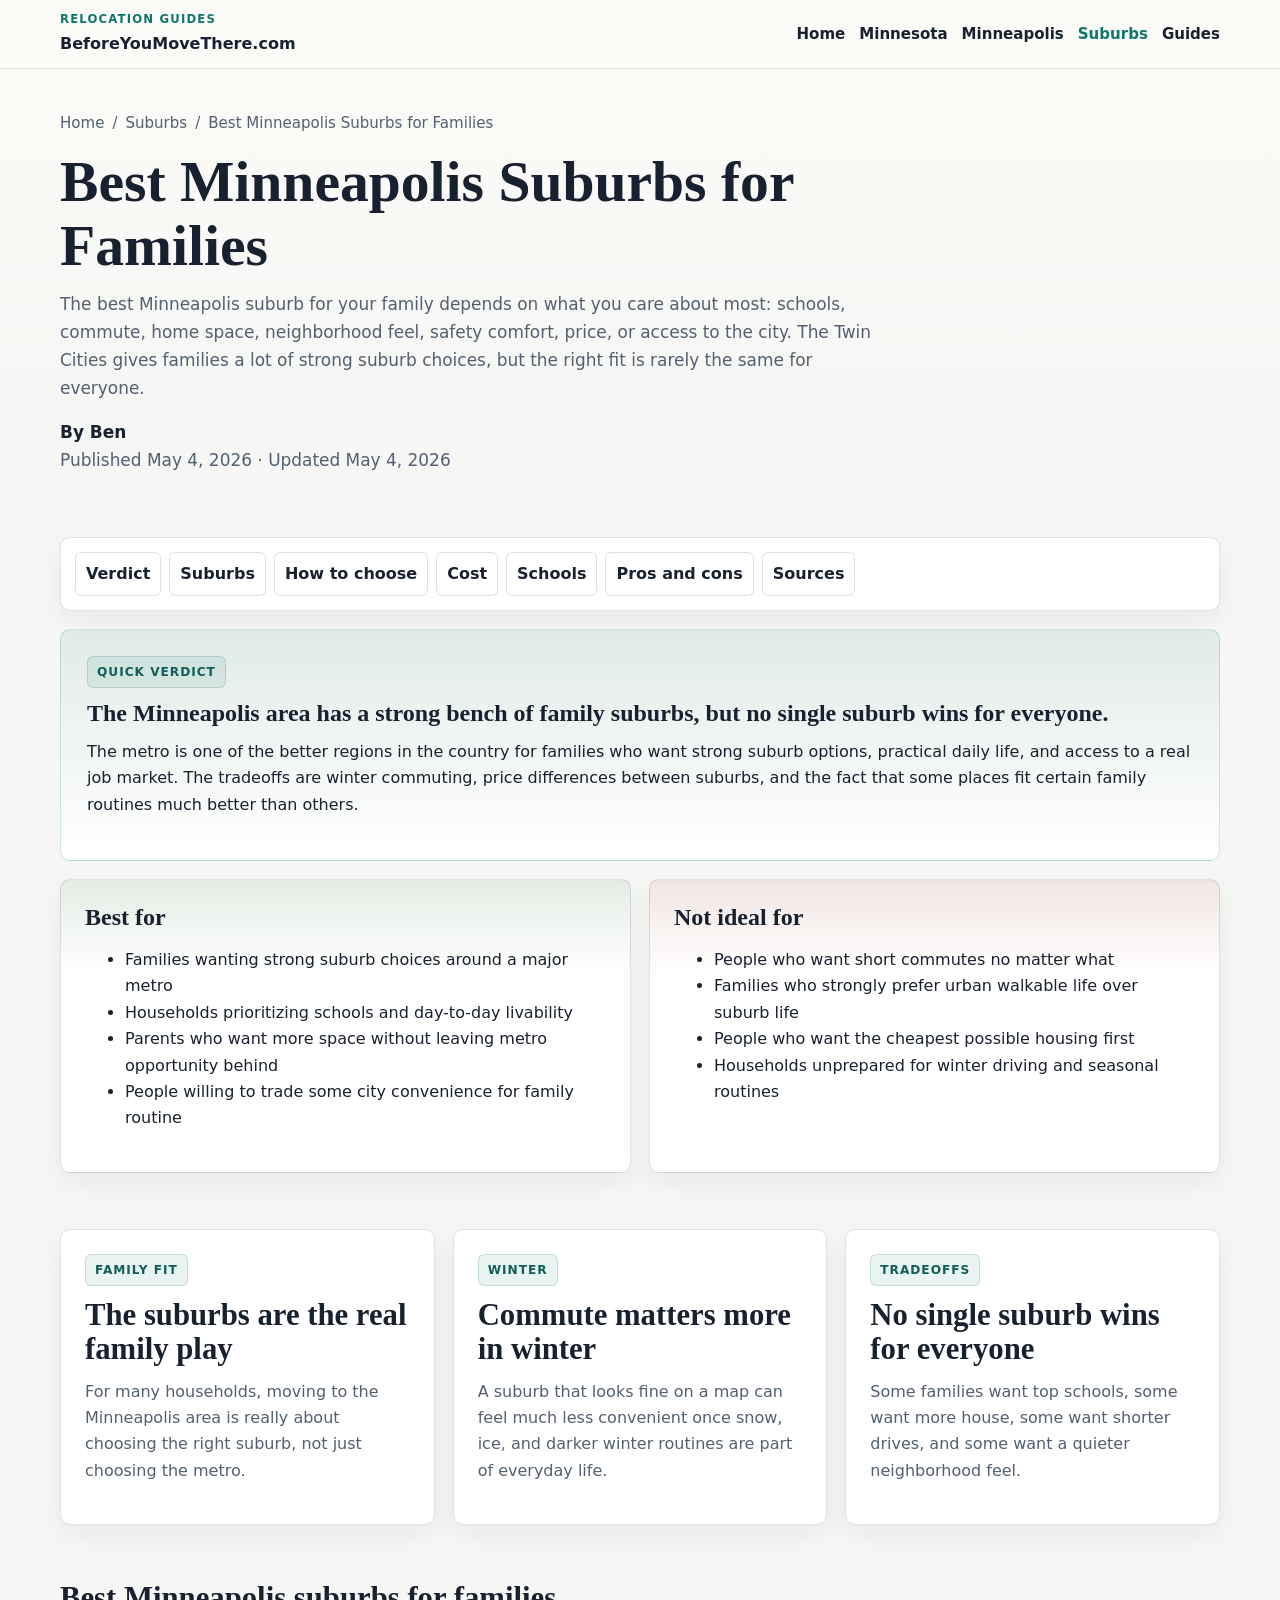
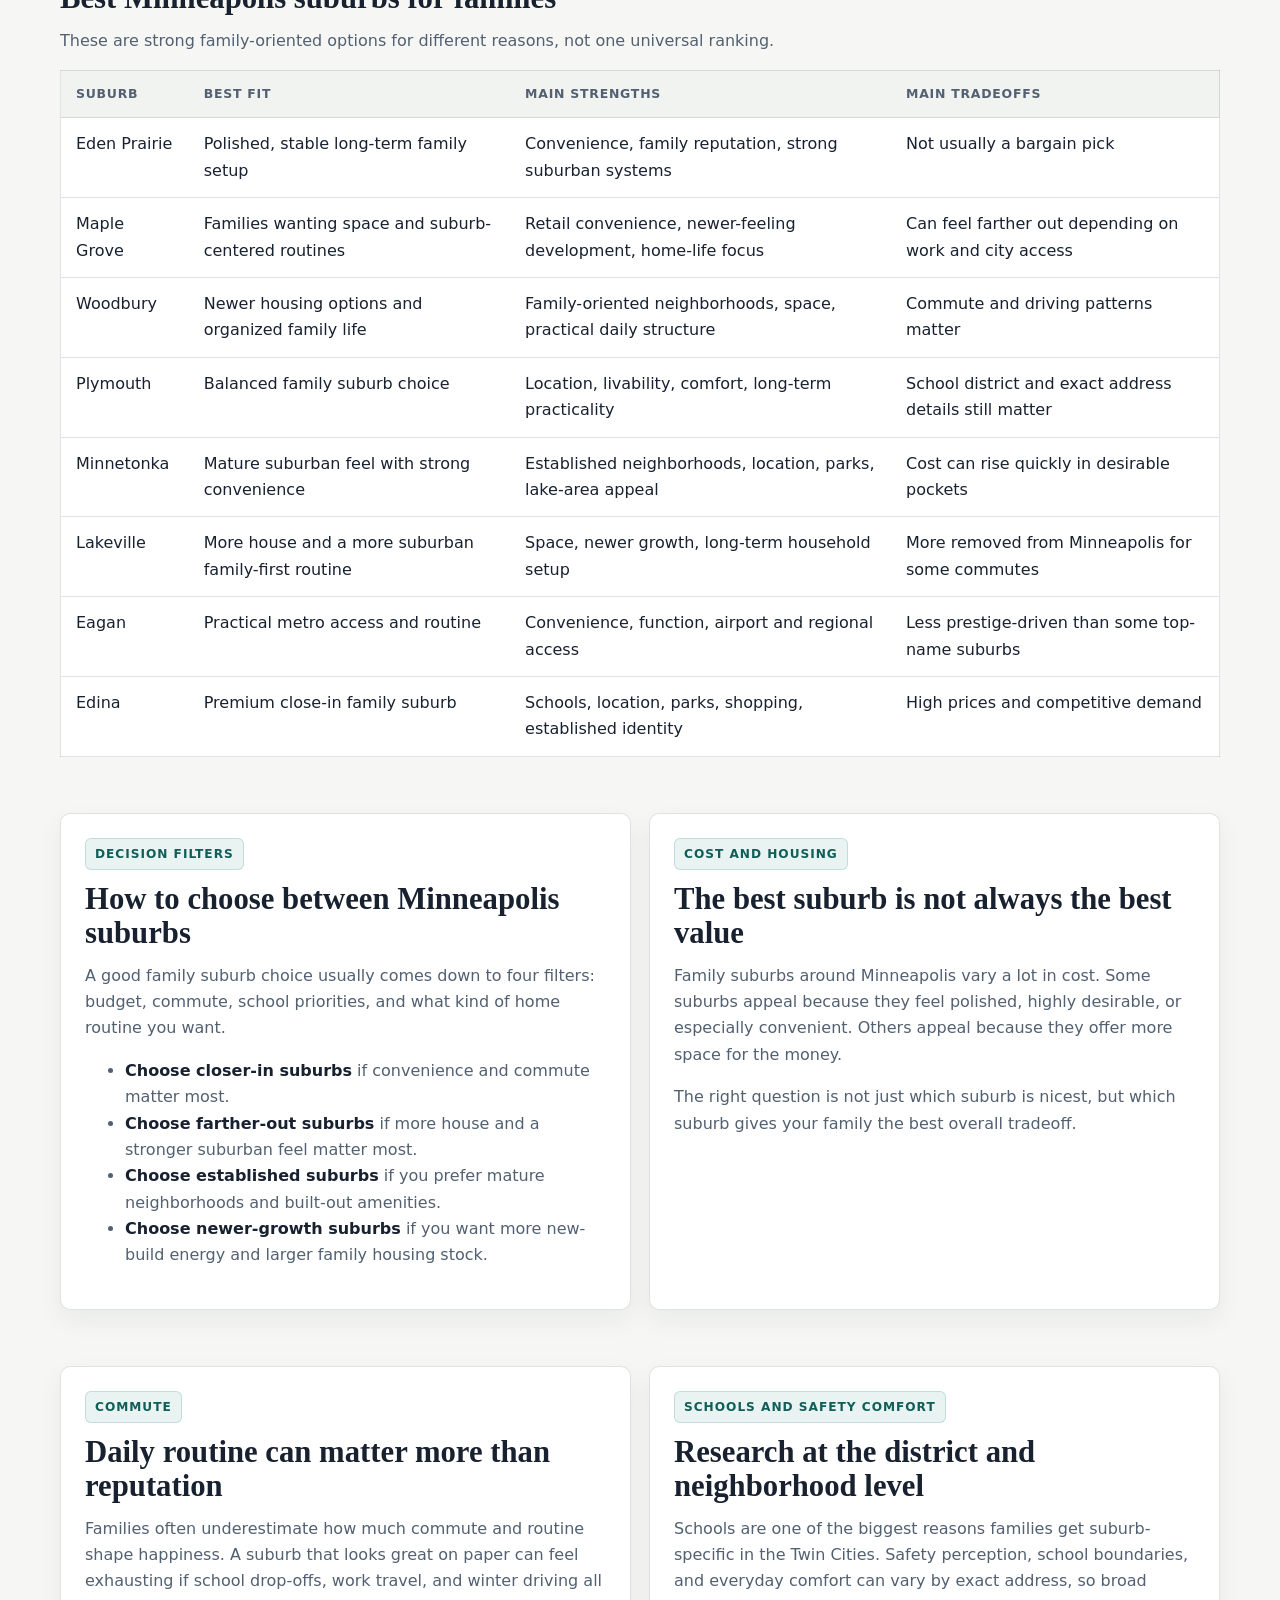
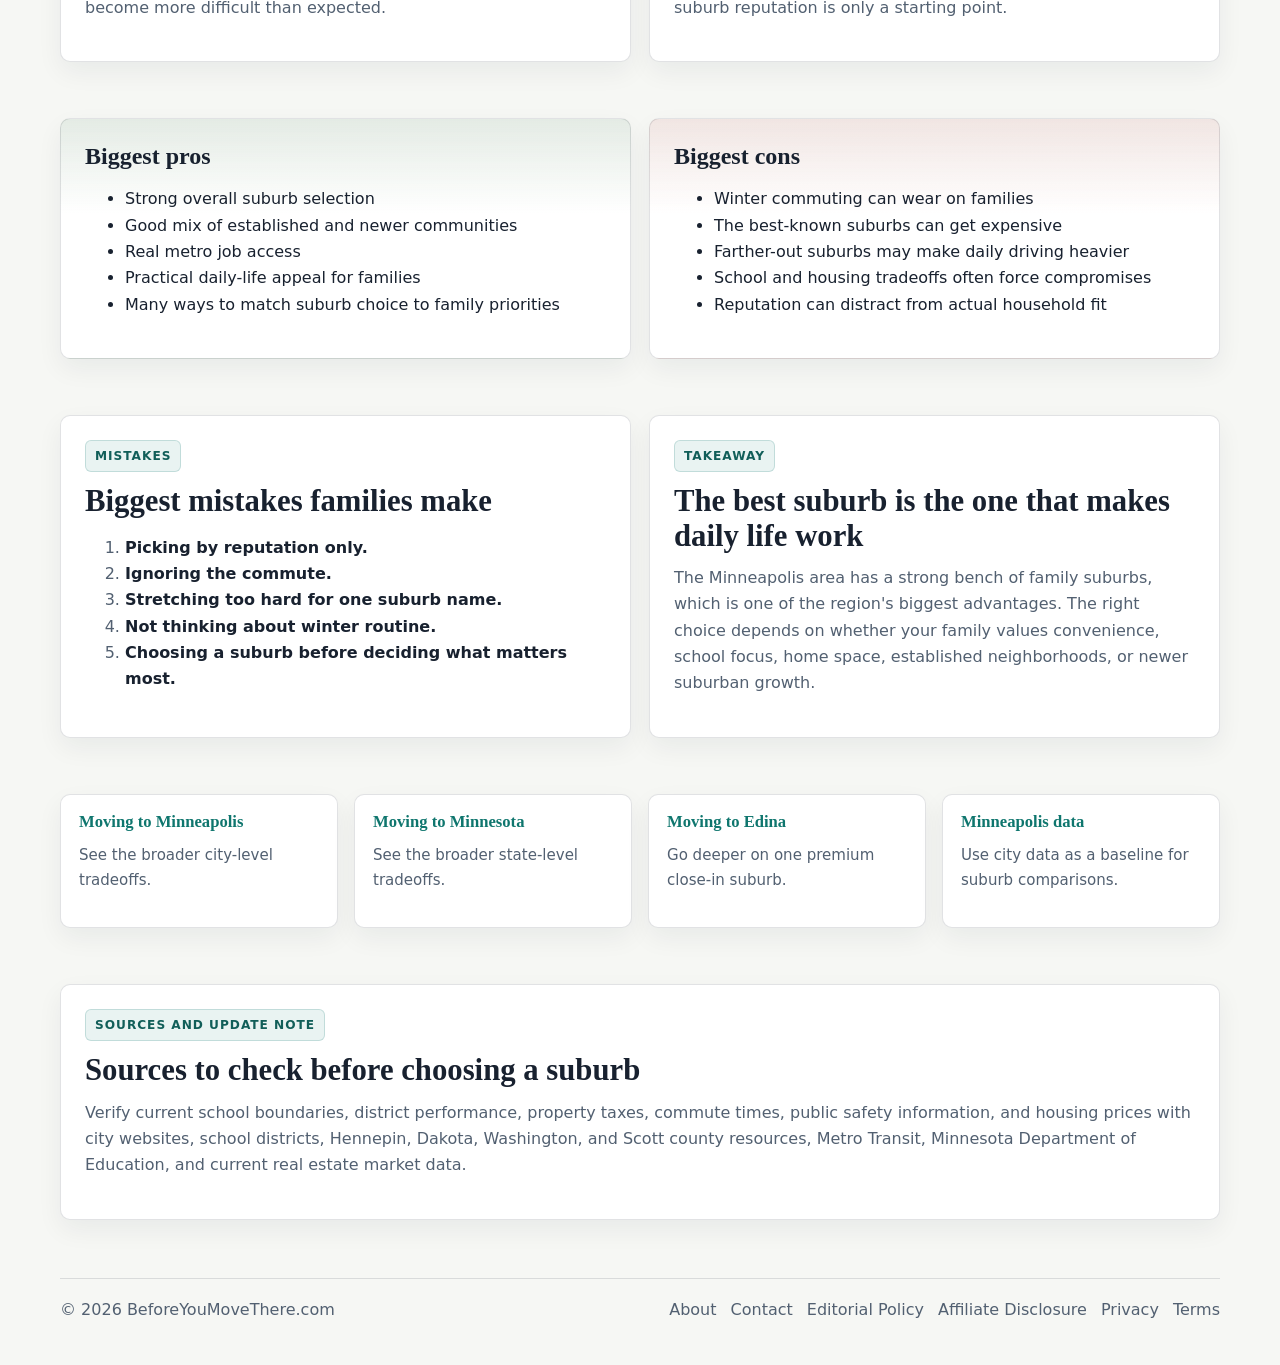
<file: suburbs/minneapolis/best-suburbs-for-families/index.html>
<!doctype html>
<html lang="en">
  <head>
    <meta charset="UTF-8" />
    <meta name="viewport" content="width=device-width, initial-scale=1.0" />
    <title>Best Minneapolis Suburbs for Families | Before You Move There</title>
    <meta name="description" content="Looking for the best Minneapolis suburbs for families? Compare family fit, commute tradeoffs, housing, schools, safety considerations, and everyday livability before you move." />
    <link rel="canonical" href="https://beforeyoumovethere.com/suburbs/minneapolis/best-suburbs-for-families/" />
    <meta name="robots" content="index,follow" />
    <meta property="og:title" content="Best Minneapolis Suburbs for Families | Before You Move There" />
    <meta property="og:description" content="A practical guide to Minneapolis suburbs for families, including schools, commute tradeoffs, housing, safety considerations, and everyday lifestyle fit." />
    <meta property="og:type" content="article" />
    <meta property="og:url" content="https://beforeyoumovethere.com/suburbs/minneapolis/best-suburbs-for-families/" />
    <link rel="stylesheet" href="../../../assets/css/main.css" />
    <script type="application/ld+json">
      {
        "@context": "https://schema.org",
        "@type": "Article",
        "headline": "Best Minneapolis Suburbs for Families",
        "description": "A practical guide to Minneapolis suburbs for families, including schools, commute tradeoffs, housing, safety considerations, and everyday lifestyle fit.",
        "author": { "@type": "Person", "name": "Ben" },
        "publisher": { "@type": "Organization", "name": "BeforeYouMoveThere.com" },
        "datePublished": "2026-05-04",
        "dateModified": "2026-05-04",
        "mainEntityOfPage": "https://beforeyoumovethere.com/suburbs/minneapolis/best-suburbs-for-families/"
      }
    </script>
  </head>
  <body>
    <header class="site-header">
      <div class="container header-inner">
        <a class="brand" href="../../../index.html">
          <span class="brand-kicker">Relocation Guides</span>
          <span class="brand-name">BeforeYouMoveThere.com</span>
        </a>
        <nav class="nav" aria-label="Primary">
          <a href="../../../index.html">Home</a>
          <a href="../../../states/minnesota/index.html">Minnesota</a>
          <a href="../../../states/minnesota/minneapolis/index.html">Minneapolis</a>
          <a class="active" href="../../../suburbs/index.html">Suburbs</a>
          <a href="../../../sitemap.html">Guides</a>
        </nav>
      </div>
    </header>

    <main>
      <section class="page-header">
        <div class="container">
          <div class="breadcrumbs">
            <a href="../../../index.html">Home</a>
            <span>/</span>
            <a href="../../../suburbs/index.html">Suburbs</a>
            <span>/</span>
            <span>Best Minneapolis Suburbs for Families</span>
          </div>
          <h1>Best Minneapolis Suburbs for Families</h1>
          <p>
            The best Minneapolis suburb for your family depends on what you care about most:
            schools, commute, home space, neighborhood feel, safety comfort, price, or access
            to the city. The Twin Cities gives families a lot of strong suburb choices, but the
            right fit is rarely the same for everyone.
          </p>
          <p class="mini-title"><strong>By Ben</strong><br />Published May 4, 2026 · Updated May 4, 2026</p>
        </div>
      </section>

      <section class="section">
        <div class="container section-stack">
          <nav class="toc card" aria-label="Page sections">
            <a href="#verdict">Verdict</a>
            <a href="#ranking">Suburbs</a>
            <a href="#choose">How to choose</a>
            <a href="#cost">Cost</a>
            <a href="#schools">Schools</a>
            <a href="#pros-cons">Pros and cons</a>
            <a href="#sources">Sources</a>
          </nav>

          <div class="highlight-panel" id="verdict">
            <span class="kicker">Quick verdict</span>
            <h2>The Minneapolis area has a strong bench of family suburbs, but no single suburb wins for everyone.</h2>
            <p>
              The metro is one of the better regions in the country for families who want strong suburb options,
              practical daily life, and access to a real job market. The tradeoffs are winter commuting,
              price differences between suburbs, and the fact that some places fit certain family routines
              much better than others.
            </p>
          </div>

          <div class="compare-grid">
            <div class="compare-card pros">
              <h2>Best for</h2>
              <ul>
                <li>Families wanting strong suburb choices around a major metro</li>
                <li>Households prioritizing schools and day-to-day livability</li>
                <li>Parents who want more space without leaving metro opportunity behind</li>
                <li>People willing to trade some city convenience for family routine</li>
              </ul>
            </div>
            <div class="compare-card cons">
              <h2>Not ideal for</h2>
              <ul>
                <li>People who want short commutes no matter what</li>
                <li>Families who strongly prefer urban walkable life over suburb life</li>
                <li>People who want the cheapest possible housing first</li>
                <li>Households unprepared for winter driving and seasonal routines</li>
              </ul>
            </div>
          </div>
        </div>
      </section>

      <section class="section">
        <div class="container grid-3">
          <article class="info-card prose">
            <span class="kicker">Family fit</span>
            <h2>The suburbs are the real family play</h2>
            <p>For many households, moving to the Minneapolis area is really about choosing the right suburb, not just choosing the metro.</p>
          </article>
          <article class="info-card prose">
            <span class="kicker">Winter</span>
            <h2>Commute matters more in winter</h2>
            <p>A suburb that looks fine on a map can feel much less convenient once snow, ice, and darker winter routines are part of everyday life.</p>
          </article>
          <article class="info-card prose">
            <span class="kicker">Tradeoffs</span>
            <h2>No single suburb wins for everyone</h2>
            <p>Some families want top schools, some want more house, some want shorter drives, and some want a quieter neighborhood feel.</p>
          </article>
        </div>
      </section>

      <section class="section" id="ranking">
        <div class="container">
          <div class="section-head">
            <h2>Best Minneapolis suburbs for families</h2>
            <p>These are strong family-oriented options for different reasons, not one universal ranking.</p>
          </div>
          <div class="data-table-wrap">
            <table class="data-table">
              <thead>
                <tr>
                  <th>Suburb</th>
                  <th>Best fit</th>
                  <th>Main strengths</th>
                  <th>Main tradeoffs</th>
                </tr>
              </thead>
              <tbody>
                <tr>
                  <td>Eden Prairie</td>
                  <td>Polished, stable long-term family setup</td>
                  <td>Convenience, family reputation, strong suburban systems</td>
                  <td>Not usually a bargain pick</td>
                </tr>
                <tr>
                  <td>Maple Grove</td>
                  <td>Families wanting space and suburb-centered routines</td>
                  <td>Retail convenience, newer-feeling development, home-life focus</td>
                  <td>Can feel farther out depending on work and city access</td>
                </tr>
                <tr>
                  <td>Woodbury</td>
                  <td>Newer housing options and organized family life</td>
                  <td>Family-oriented neighborhoods, space, practical daily structure</td>
                  <td>Commute and driving patterns matter</td>
                </tr>
                <tr>
                  <td>Plymouth</td>
                  <td>Balanced family suburb choice</td>
                  <td>Location, livability, comfort, long-term practicality</td>
                  <td>School district and exact address details still matter</td>
                </tr>
                <tr>
                  <td>Minnetonka</td>
                  <td>Mature suburban feel with strong convenience</td>
                  <td>Established neighborhoods, location, parks, lake-area appeal</td>
                  <td>Cost can rise quickly in desirable pockets</td>
                </tr>
                <tr>
                  <td>Lakeville</td>
                  <td>More house and a more suburban family-first routine</td>
                  <td>Space, newer growth, long-term household setup</td>
                  <td>More removed from Minneapolis for some commutes</td>
                </tr>
                <tr>
                  <td>Eagan</td>
                  <td>Practical metro access and routine</td>
                  <td>Convenience, function, airport and regional access</td>
                  <td>Less prestige-driven than some top-name suburbs</td>
                </tr>
                <tr>
                  <td>Edina</td>
                  <td>Premium close-in family suburb</td>
                  <td>Schools, location, parks, shopping, established identity</td>
                  <td>High prices and competitive demand</td>
                </tr>
              </tbody>
            </table>
          </div>
        </div>
      </section>

      <section class="section">
        <div class="container grid-2">
          <article class="info-card prose" id="choose">
            <span class="kicker">Decision filters</span>
            <h2>How to choose between Minneapolis suburbs</h2>
            <p>A good family suburb choice usually comes down to four filters: budget, commute, school priorities, and what kind of home routine you want.</p>
            <ul>
              <li><strong>Choose closer-in suburbs</strong> if convenience and commute matter most.</li>
              <li><strong>Choose farther-out suburbs</strong> if more house and a stronger suburban feel matter most.</li>
              <li><strong>Choose established suburbs</strong> if you prefer mature neighborhoods and built-out amenities.</li>
              <li><strong>Choose newer-growth suburbs</strong> if you want more new-build energy and larger family housing stock.</li>
            </ul>
          </article>

          <article class="info-card prose" id="cost">
            <span class="kicker">Cost and housing</span>
            <h2>The best suburb is not always the best value</h2>
            <p>
              Family suburbs around Minneapolis vary a lot in cost. Some suburbs appeal because they feel polished,
              highly desirable, or especially convenient. Others appeal because they offer more space for the money.
            </p>
            <p>The right question is not just which suburb is nicest, but which suburb gives your family the best overall tradeoff.</p>
          </article>
        </div>
      </section>

      <section class="section">
        <div class="container grid-2">
          <article class="info-card prose">
            <span class="kicker">Commute</span>
            <h2>Daily routine can matter more than reputation</h2>
            <p>
              Families often underestimate how much commute and routine shape happiness. A suburb that looks great on paper
              can feel exhausting if school drop-offs, work travel, and winter driving all become more difficult than expected.
            </p>
          </article>

          <article class="info-card prose" id="schools">
            <span class="kicker">Schools and safety comfort</span>
            <h2>Research at the district and neighborhood level</h2>
            <p>
              Schools are one of the biggest reasons families get suburb-specific in the Twin Cities. Safety perception,
              school boundaries, and everyday comfort can vary by exact address, so broad suburb reputation is only a starting point.
            </p>
          </article>
        </div>
      </section>

      <section class="section" id="pros-cons">
        <div class="container compare-grid">
          <div class="compare-card pros">
            <h2>Biggest pros</h2>
            <ul>
              <li>Strong overall suburb selection</li>
              <li>Good mix of established and newer communities</li>
              <li>Real metro job access</li>
              <li>Practical daily-life appeal for families</li>
              <li>Many ways to match suburb choice to family priorities</li>
            </ul>
          </div>
          <div class="compare-card cons">
            <h2>Biggest cons</h2>
            <ul>
              <li>Winter commuting can wear on families</li>
              <li>The best-known suburbs can get expensive</li>
              <li>Farther-out suburbs may make daily driving heavier</li>
              <li>School and housing tradeoffs often force compromises</li>
              <li>Reputation can distract from actual household fit</li>
            </ul>
          </div>
        </div>
      </section>

      <section class="section">
        <div class="container grid-2">
          <article class="info-card prose">
            <span class="kicker">Mistakes</span>
            <h2>Biggest mistakes families make</h2>
            <ol>
              <li><strong>Picking by reputation only.</strong></li>
              <li><strong>Ignoring the commute.</strong></li>
              <li><strong>Stretching too hard for one suburb name.</strong></li>
              <li><strong>Not thinking about winter routine.</strong></li>
              <li><strong>Choosing a suburb before deciding what matters most.</strong></li>
            </ol>
          </article>
          <article class="info-card prose">
            <span class="kicker">Takeaway</span>
            <h2>The best suburb is the one that makes daily life work</h2>
            <p>
              The Minneapolis area has a strong bench of family suburbs, which is one of the region's biggest advantages.
              The right choice depends on whether your family values convenience, school focus, home space,
              established neighborhoods, or newer suburban growth.
            </p>
          </article>
        </div>
      </section>

      <section class="section">
        <div class="container grid-4">
          <article class="card topic-card">
            <h3><a href="../../../states/minnesota/minneapolis/index.html">Moving to Minneapolis</a></h3>
            <p>See the broader city-level tradeoffs.</p>
          </article>
          <article class="card topic-card">
            <h3><a href="../../../states/minnesota/index.html">Moving to Minnesota</a></h3>
            <p>See the broader state-level tradeoffs.</p>
          </article>
          <article class="card topic-card">
            <h3><a href="../../../states/minnesota/edina/index.html">Moving to Edina</a></h3>
            <p>Go deeper on one premium close-in suburb.</p>
          </article>
          <article class="card topic-card">
            <h3><a href="../../../states/minnesota/minneapolis-data/index.html">Minneapolis data</a></h3>
            <p>Use city data as a baseline for suburb comparisons.</p>
          </article>
        </div>
      </section>

      <section class="section" id="sources">
        <div class="container">
          <article class="info-card prose">
            <span class="kicker">Sources and update note</span>
            <h2>Sources to check before choosing a suburb</h2>
            <p>
              Verify current school boundaries, district performance, property taxes, commute times, public safety information,
              and housing prices with city websites, school districts, Hennepin, Dakota, Washington, and Scott county resources,
              Metro Transit, Minnesota Department of Education, and current real estate market data.
            </p>
          </article>
        </div>
      </section>
    </main>

    <footer class="site-footer">
      <div class="container footer-inner">
        <div>© 2026 BeforeYouMoveThere.com</div>
        <nav class="footer-nav">
          <a href="../../../about.html">About</a>
          <a href="../../../contact.html">Contact</a>
          <a href="../../../editorial-policy.html">Editorial Policy</a>
          <a href="../../../affiliate-disclosure.html">Affiliate Disclosure</a>
          <a href="../../../privacy.html">Privacy</a>
          <a href="../../../terms.html">Terms</a>
        </nav>
      </div>
    </footer>
  </body>
</html>
</file>
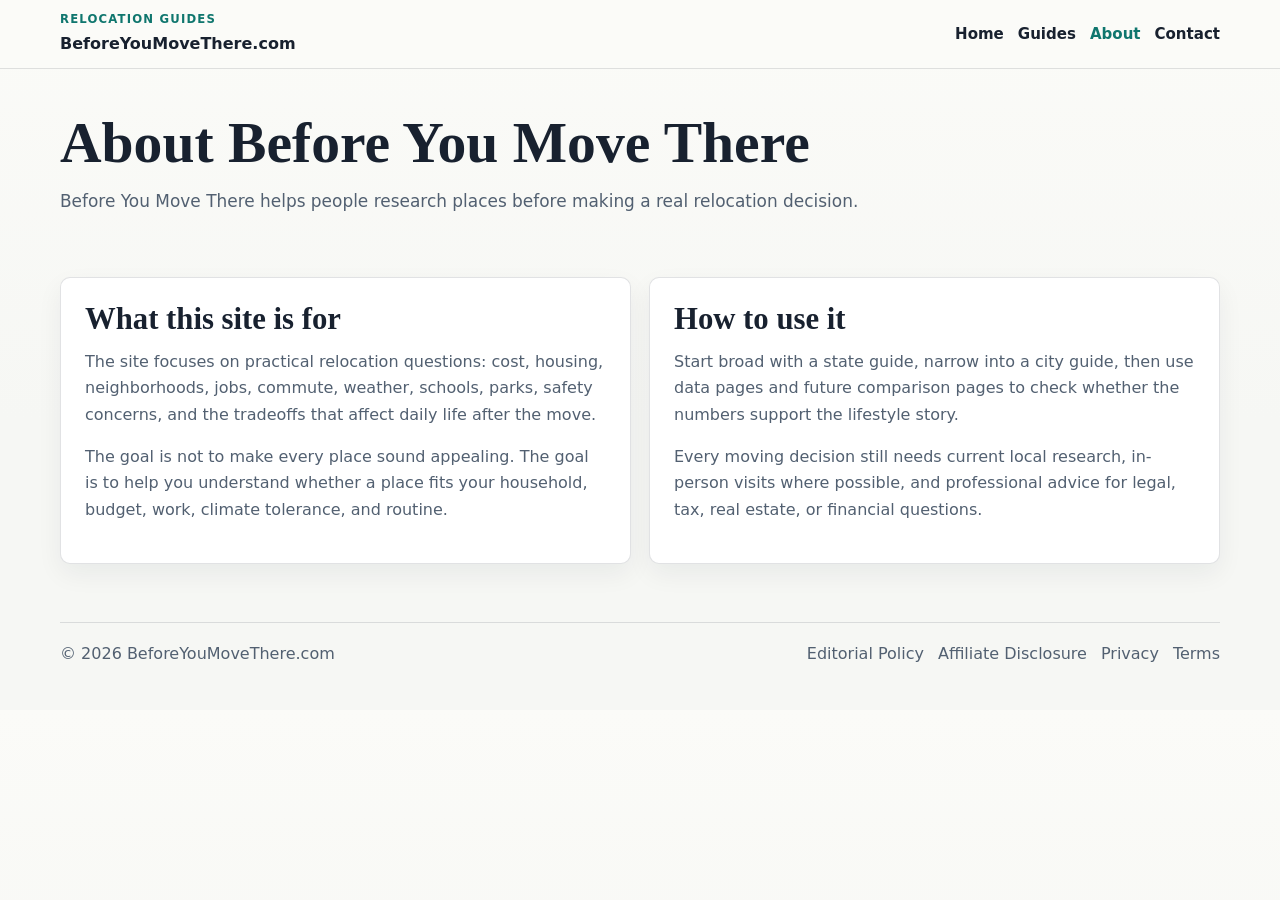
<file: about.html>
<!doctype html>
<html lang="en">
  <head>
    <meta charset="UTF-8" />
    <meta name="viewport" content="width=device-width, initial-scale=1.0" />
    <title>About | Before You Move There</title>
    <meta name="description" content="Learn about Before You Move There, a relocation research site focused on practical city, state, neighborhood, and data guides." />
    <link rel="canonical" href="https://beforeyoumovethere.com/about.html" />
    <meta name="robots" content="index,follow" />
    <link rel="stylesheet" href="assets/css/main.css" />
  </head>
  <body>
    <header class="site-header"><div class="container header-inner"><a class="brand" href="index.html"><span class="brand-kicker">Relocation Guides</span><span class="brand-name">BeforeYouMoveThere.com</span></a><nav class="nav"><a href="index.html">Home</a><a href="sitemap.html">Guides</a><a class="active" href="about.html">About</a><a href="contact.html">Contact</a></nav></div></header>
    <main>
      <section class="page-header"><div class="container"><h1>About Before You Move There</h1><p>Before You Move There helps people research places before making a real relocation decision.</p></div></section>
      <section class="section"><div class="container grid-2"><article class="info-card prose"><h2>What this site is for</h2><p>The site focuses on practical relocation questions: cost, housing, neighborhoods, jobs, commute, weather, schools, parks, safety concerns, and the tradeoffs that affect daily life after the move.</p><p>The goal is not to make every place sound appealing. The goal is to help you understand whether a place fits your household, budget, work, climate tolerance, and routine.</p></article><article class="info-card prose"><h2>How to use it</h2><p>Start broad with a state guide, narrow into a city guide, then use data pages and future comparison pages to check whether the numbers support the lifestyle story.</p><p>Every moving decision still needs current local research, in-person visits where possible, and professional advice for legal, tax, real estate, or financial questions.</p></article></div></section>
    </main>
    <footer class="site-footer"><div class="container footer-inner"><div>© 2026 BeforeYouMoveThere.com</div><nav class="footer-nav"><a href="editorial-policy.html">Editorial Policy</a><a href="affiliate-disclosure.html">Affiliate Disclosure</a><a href="privacy.html">Privacy</a><a href="terms.html">Terms</a></nav></div></footer>
  </body>
</html>
</file>
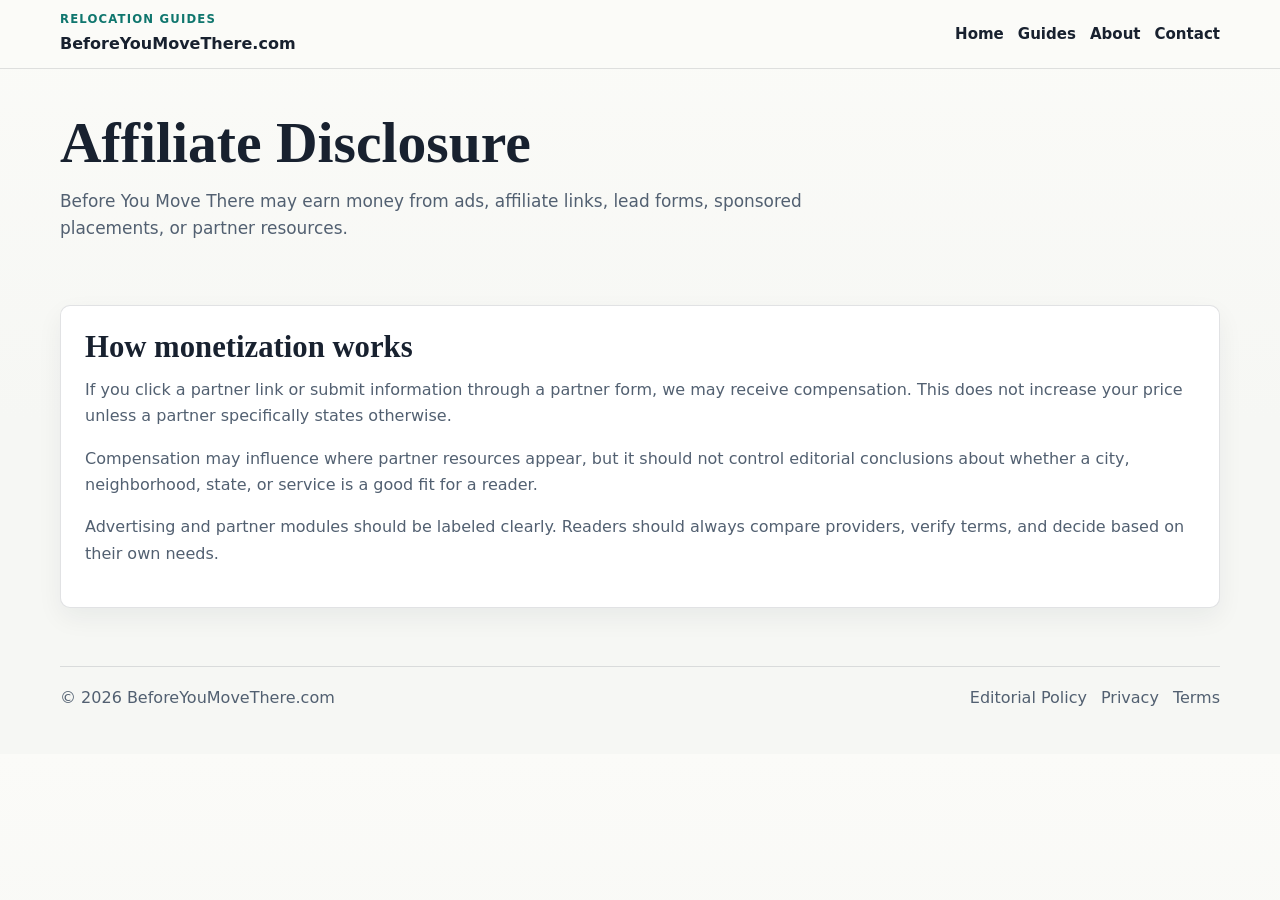
<file: affiliate-disclosure.html>
<!doctype html>
<html lang="en">
  <head>
    <meta charset="UTF-8" />
    <meta name="viewport" content="width=device-width, initial-scale=1.0" />
    <title>Affiliate Disclosure | Before You Move There</title>
    <meta name="description" content="Affiliate and advertising disclosure for Before You Move There." />
    <link rel="canonical" href="https://beforeyoumovethere.com/affiliate-disclosure.html" />
    <meta name="robots" content="index,follow" />
    <link rel="stylesheet" href="assets/css/main.css" />
  </head>
  <body>
    <header class="site-header"><div class="container header-inner"><a class="brand" href="index.html"><span class="brand-kicker">Relocation Guides</span><span class="brand-name">BeforeYouMoveThere.com</span></a><nav class="nav"><a href="index.html">Home</a><a href="sitemap.html">Guides</a><a href="about.html">About</a><a href="contact.html">Contact</a></nav></div></header>
    <main>
      <section class="page-header"><div class="container"><h1>Affiliate Disclosure</h1><p>Before You Move There may earn money from ads, affiliate links, lead forms, sponsored placements, or partner resources.</p></div></section>
      <section class="section"><div class="container"><article class="info-card prose"><h2>How monetization works</h2><p>If you click a partner link or submit information through a partner form, we may receive compensation. This does not increase your price unless a partner specifically states otherwise.</p><p>Compensation may influence where partner resources appear, but it should not control editorial conclusions about whether a city, neighborhood, state, or service is a good fit for a reader.</p><p>Advertising and partner modules should be labeled clearly. Readers should always compare providers, verify terms, and decide based on their own needs.</p></article></div></section>
    </main>
    <footer class="site-footer"><div class="container footer-inner"><div>© 2026 BeforeYouMoveThere.com</div><nav class="footer-nav"><a href="editorial-policy.html">Editorial Policy</a><a href="privacy.html">Privacy</a><a href="terms.html">Terms</a></nav></div></footer>
  </body>
</html>
</file>
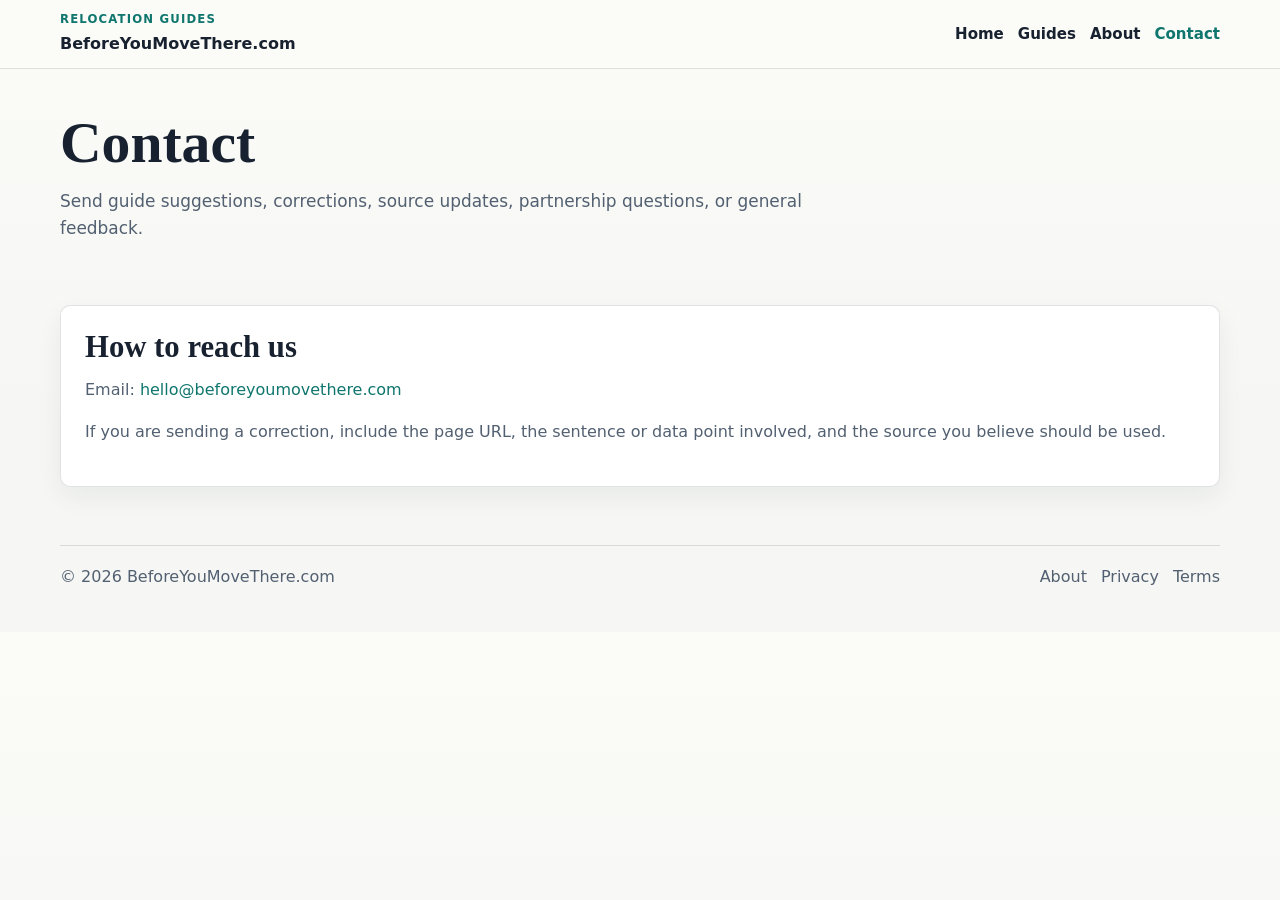
<file: contact.html>
<!doctype html>
<html lang="en">
  <head>
    <meta charset="UTF-8" />
    <meta name="viewport" content="width=device-width, initial-scale=1.0" />
    <title>Contact | Before You Move There</title>
    <meta name="description" content="Contact Before You Move There with feedback, corrections, guide suggestions, or business inquiries." />
    <link rel="canonical" href="https://beforeyoumovethere.com/contact.html" />
    <meta name="robots" content="index,follow" />
    <link rel="stylesheet" href="assets/css/main.css" />
  </head>
  <body>
    <header class="site-header"><div class="container header-inner"><a class="brand" href="index.html"><span class="brand-kicker">Relocation Guides</span><span class="brand-name">BeforeYouMoveThere.com</span></a><nav class="nav"><a href="index.html">Home</a><a href="sitemap.html">Guides</a><a href="about.html">About</a><a class="active" href="contact.html">Contact</a></nav></div></header>
    <main>
      <section class="page-header"><div class="container"><h1>Contact</h1><p>Send guide suggestions, corrections, source updates, partnership questions, or general feedback.</p></div></section>
      <section class="section"><div class="container"><article class="info-card prose"><h2>How to reach us</h2><p>Email: <a href="mailto:hello@beforeyoumovethere.com">hello@beforeyoumovethere.com</a></p><p>If you are sending a correction, include the page URL, the sentence or data point involved, and the source you believe should be used.</p></article></div></section>
    </main>
    <footer class="site-footer"><div class="container footer-inner"><div>© 2026 BeforeYouMoveThere.com</div><nav class="footer-nav"><a href="about.html">About</a><a href="privacy.html">Privacy</a><a href="terms.html">Terms</a></nav></div></footer>
  </body>
</html>
</file>
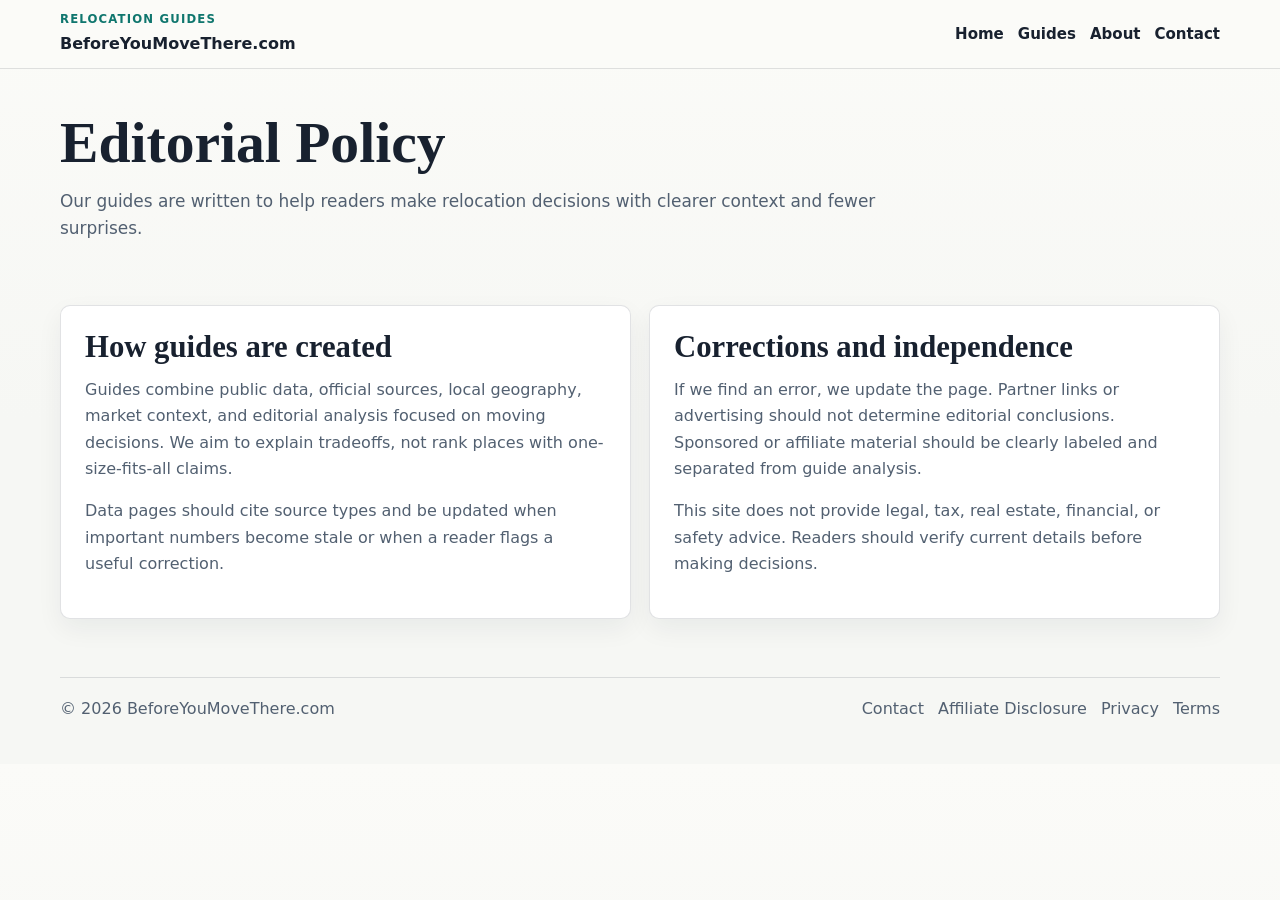
<file: editorial-policy.html>
<!doctype html>
<html lang="en">
  <head>
    <meta charset="UTF-8" />
    <meta name="viewport" content="width=device-width, initial-scale=1.0" />
    <title>Editorial Policy | Before You Move There</title>
    <meta name="description" content="Before You Move There editorial policy for relocation guides, data pages, corrections, sources, and affiliate separation." />
    <link rel="canonical" href="https://beforeyoumovethere.com/editorial-policy.html" />
    <meta name="robots" content="index,follow" />
    <link rel="stylesheet" href="assets/css/main.css" />
  </head>
  <body>
    <header class="site-header"><div class="container header-inner"><a class="brand" href="index.html"><span class="brand-kicker">Relocation Guides</span><span class="brand-name">BeforeYouMoveThere.com</span></a><nav class="nav"><a href="index.html">Home</a><a href="sitemap.html">Guides</a><a href="about.html">About</a><a href="contact.html">Contact</a></nav></div></header>
    <main>
      <section class="page-header"><div class="container"><h1>Editorial Policy</h1><p>Our guides are written to help readers make relocation decisions with clearer context and fewer surprises.</p></div></section>
      <section class="section"><div class="container grid-2"><article class="info-card prose"><h2>How guides are created</h2><p>Guides combine public data, official sources, local geography, market context, and editorial analysis focused on moving decisions. We aim to explain tradeoffs, not rank places with one-size-fits-all claims.</p><p>Data pages should cite source types and be updated when important numbers become stale or when a reader flags a useful correction.</p></article><article class="info-card prose"><h2>Corrections and independence</h2><p>If we find an error, we update the page. Partner links or advertising should not determine editorial conclusions. Sponsored or affiliate material should be clearly labeled and separated from guide analysis.</p><p>This site does not provide legal, tax, real estate, financial, or safety advice. Readers should verify current details before making decisions.</p></article></div></section>
    </main>
    <footer class="site-footer"><div class="container footer-inner"><div>© 2026 BeforeYouMoveThere.com</div><nav class="footer-nav"><a href="contact.html">Contact</a><a href="affiliate-disclosure.html">Affiliate Disclosure</a><a href="privacy.html">Privacy</a><a href="terms.html">Terms</a></nav></div></footer>
  </body>
</html>
</file>
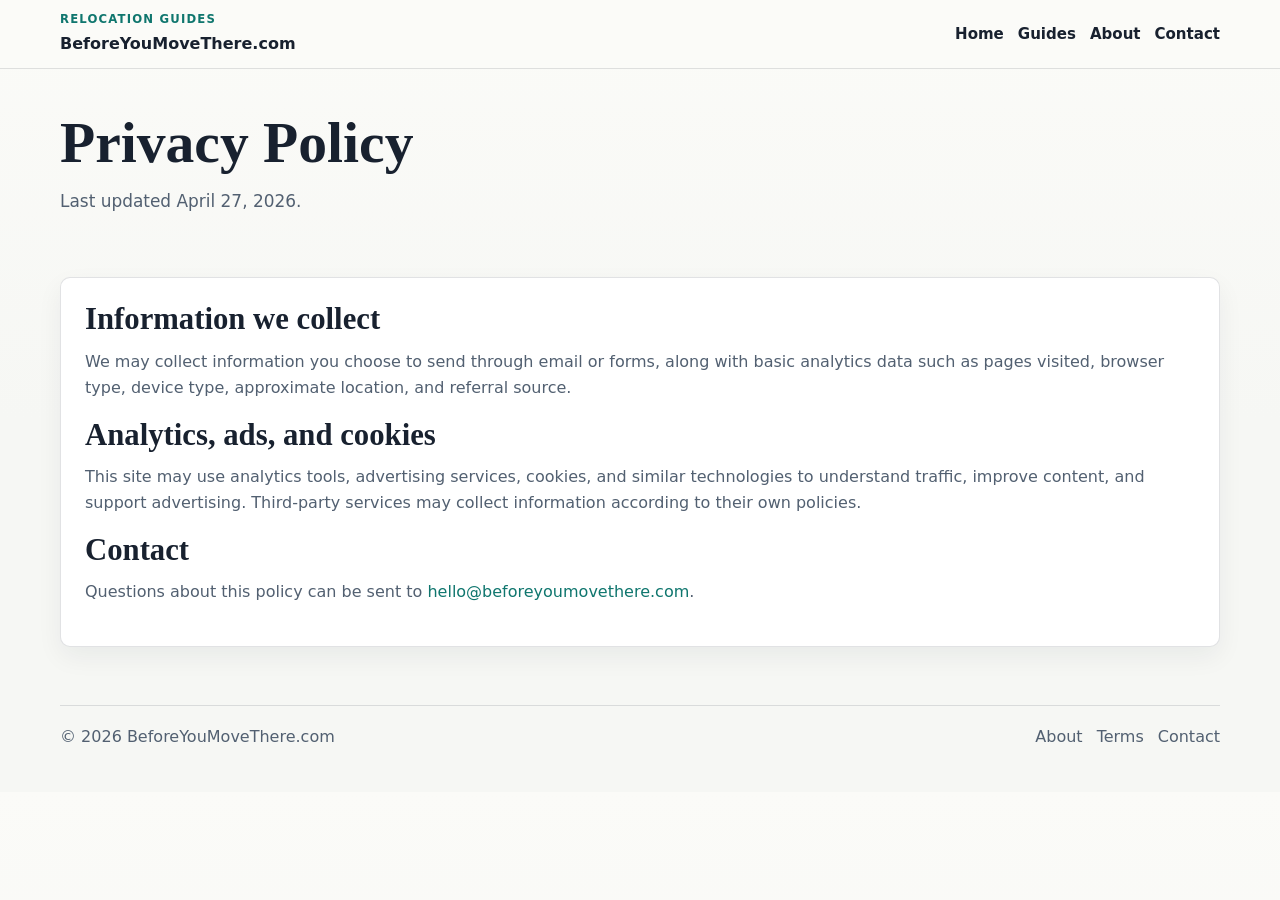
<file: privacy.html>
<!doctype html>
<html lang="en">
  <head>
    <meta charset="UTF-8" />
    <meta name="viewport" content="width=device-width, initial-scale=1.0" />
    <title>Privacy Policy | Before You Move There</title>
    <meta name="description" content="Privacy policy for Before You Move There." />
    <link rel="canonical" href="https://beforeyoumovethere.com/privacy.html" />
    <meta name="robots" content="index,follow" />
    <link rel="stylesheet" href="assets/css/main.css" />
  </head>
  <body>
    <header class="site-header"><div class="container header-inner"><a class="brand" href="index.html"><span class="brand-kicker">Relocation Guides</span><span class="brand-name">BeforeYouMoveThere.com</span></a><nav class="nav"><a href="index.html">Home</a><a href="sitemap.html">Guides</a><a href="about.html">About</a><a href="contact.html">Contact</a></nav></div></header>
    <main>
      <section class="page-header"><div class="container"><h1>Privacy Policy</h1><p>Last updated April 27, 2026.</p></div></section>
      <section class="section"><div class="container"><article class="info-card prose"><h2>Information we collect</h2><p>We may collect information you choose to send through email or forms, along with basic analytics data such as pages visited, browser type, device type, approximate location, and referral source.</p><h2>Analytics, ads, and cookies</h2><p>This site may use analytics tools, advertising services, cookies, and similar technologies to understand traffic, improve content, and support advertising. Third-party services may collect information according to their own policies.</p><h2>Contact</h2><p>Questions about this policy can be sent to <a href="mailto:hello@beforeyoumovethere.com">hello@beforeyoumovethere.com</a>.</p></article></div></section>
    </main>
    <footer class="site-footer"><div class="container footer-inner"><div>© 2026 BeforeYouMoveThere.com</div><nav class="footer-nav"><a href="about.html">About</a><a href="terms.html">Terms</a><a href="contact.html">Contact</a></nav></div></footer>
  </body>
</html>
</file>
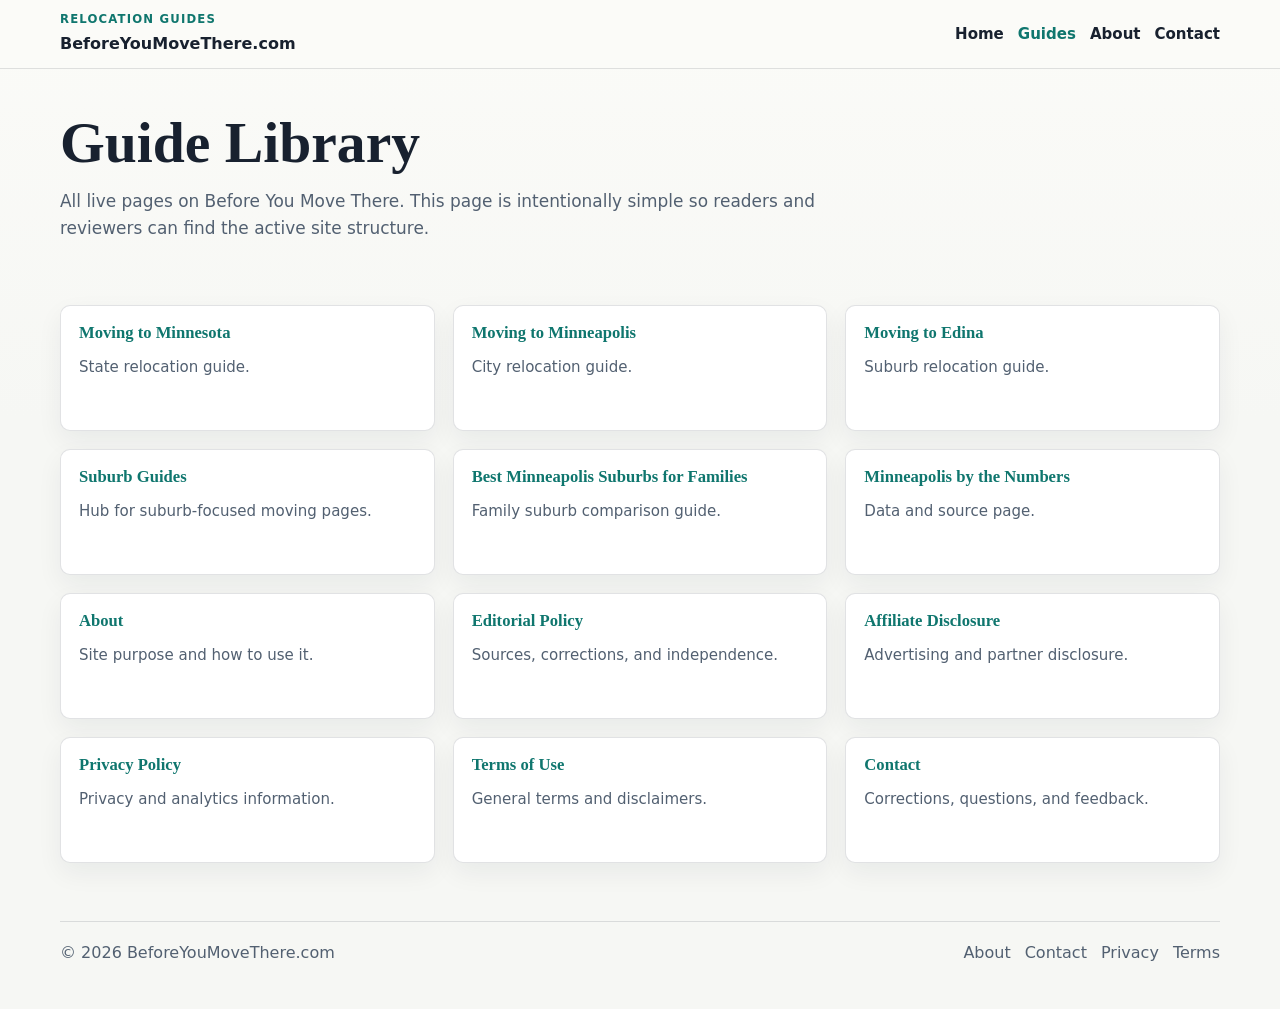
<file: sitemap.html>
<!doctype html>
<html lang="en">
  <head>
    <meta charset="UTF-8" />
    <meta name="viewport" content="width=device-width, initial-scale=1.0" />
    <title>Guide Library | Before You Move There</title>
    <meta name="description" content="Browse all live relocation guides, state guides, city guides, data pages, and site information pages on Before You Move There." />
    <link rel="canonical" href="https://beforeyoumovethere.com/sitemap.html" />
    <meta name="robots" content="index,follow" />
    <link rel="stylesheet" href="assets/css/main.css" />
  </head>
  <body>
    <header class="site-header"><div class="container header-inner"><a class="brand" href="index.html"><span class="brand-kicker">Relocation Guides</span><span class="brand-name">BeforeYouMoveThere.com</span></a><nav class="nav"><a href="index.html">Home</a><a class="active" href="sitemap.html">Guides</a><a href="about.html">About</a><a href="contact.html">Contact</a></nav></div></header>
    <main>
      <section class="page-header"><div class="container"><h1>Guide Library</h1><p>All live pages on Before You Move There. This page is intentionally simple so readers and reviewers can find the active site structure.</p></div></section>
      <section class="section"><div class="container grid-3"><article class="card topic-card"><h3><a href="states/minnesota/index.html">Moving to Minnesota</a></h3><p>State relocation guide.</p></article><article class="card topic-card"><h3><a href="states/minnesota/minneapolis/index.html">Moving to Minneapolis</a></h3><p>City relocation guide.</p></article><article class="card topic-card"><h3><a href="states/minnesota/edina/index.html">Moving to Edina</a></h3><p>Suburb relocation guide.</p></article><article class="card topic-card"><h3><a href="suburbs/index.html">Suburb Guides</a></h3><p>Hub for suburb-focused moving pages.</p></article><article class="card topic-card"><h3><a href="suburbs/minneapolis/best-suburbs-for-families/index.html">Best Minneapolis Suburbs for Families</a></h3><p>Family suburb comparison guide.</p></article><article class="card topic-card"><h3><a href="states/minnesota/minneapolis-data/index.html">Minneapolis by the Numbers</a></h3><p>Data and source page.</p></article><article class="card topic-card"><h3><a href="about.html">About</a></h3><p>Site purpose and how to use it.</p></article><article class="card topic-card"><h3><a href="editorial-policy.html">Editorial Policy</a></h3><p>Sources, corrections, and independence.</p></article><article class="card topic-card"><h3><a href="affiliate-disclosure.html">Affiliate Disclosure</a></h3><p>Advertising and partner disclosure.</p></article><article class="card topic-card"><h3><a href="privacy.html">Privacy Policy</a></h3><p>Privacy and analytics information.</p></article><article class="card topic-card"><h3><a href="terms.html">Terms of Use</a></h3><p>General terms and disclaimers.</p></article><article class="card topic-card"><h3><a href="contact.html">Contact</a></h3><p>Corrections, questions, and feedback.</p></article></div></section>
    </main>
    <footer class="site-footer"><div class="container footer-inner"><div>© 2026 BeforeYouMoveThere.com</div><nav class="footer-nav"><a href="about.html">About</a><a href="contact.html">Contact</a><a href="privacy.html">Privacy</a><a href="terms.html">Terms</a></nav></div></footer>
  </body>
</html>
</file>
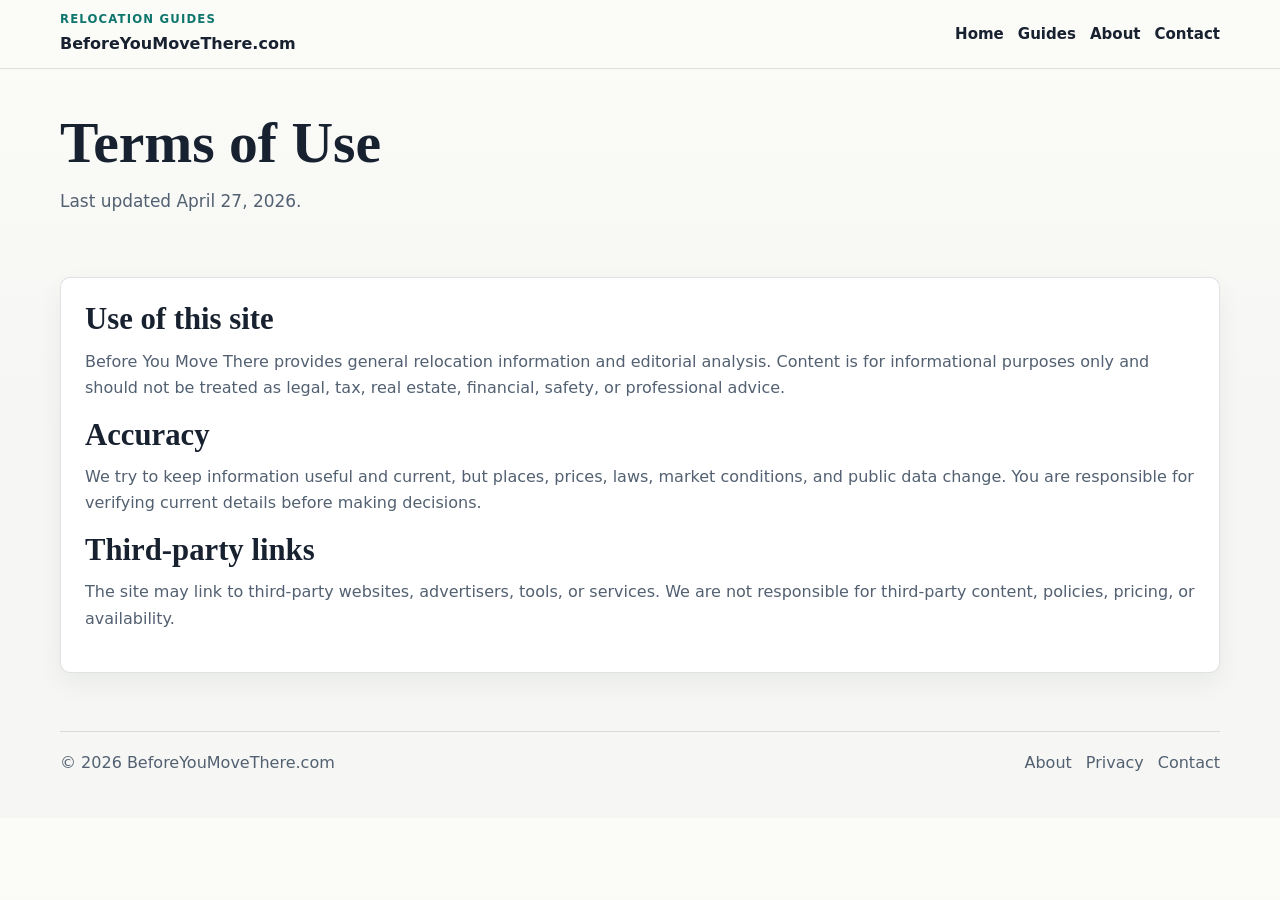
<file: terms.html>
<!doctype html>
<html lang="en">
  <head>
    <meta charset="UTF-8" />
    <meta name="viewport" content="width=device-width, initial-scale=1.0" />
    <title>Terms of Use | Before You Move There</title>
    <meta name="description" content="Terms of use for Before You Move There." />
    <link rel="canonical" href="https://beforeyoumovethere.com/terms.html" />
    <meta name="robots" content="index,follow" />
    <link rel="stylesheet" href="assets/css/main.css" />
  </head>
  <body>
    <header class="site-header"><div class="container header-inner"><a class="brand" href="index.html"><span class="brand-kicker">Relocation Guides</span><span class="brand-name">BeforeYouMoveThere.com</span></a><nav class="nav"><a href="index.html">Home</a><a href="sitemap.html">Guides</a><a href="about.html">About</a><a href="contact.html">Contact</a></nav></div></header>
    <main>
      <section class="page-header"><div class="container"><h1>Terms of Use</h1><p>Last updated April 27, 2026.</p></div></section>
      <section class="section"><div class="container"><article class="info-card prose"><h2>Use of this site</h2><p>Before You Move There provides general relocation information and editorial analysis. Content is for informational purposes only and should not be treated as legal, tax, real estate, financial, safety, or professional advice.</p><h2>Accuracy</h2><p>We try to keep information useful and current, but places, prices, laws, market conditions, and public data change. You are responsible for verifying current details before making decisions.</p><h2>Third-party links</h2><p>The site may link to third-party websites, advertisers, tools, or services. We are not responsible for third-party content, policies, pricing, or availability.</p></article></div></section>
    </main>
    <footer class="site-footer"><div class="container footer-inner"><div>© 2026 BeforeYouMoveThere.com</div><nav class="footer-nav"><a href="about.html">About</a><a href="privacy.html">Privacy</a><a href="contact.html">Contact</a></nav></div></footer>
  </body>
</html>
</file>
<file: assets/css/main.css>
:root {
  --bg: #f6f7f4;
  --bg-alt: #ffffff;
  --bg-soft: #eef3ef;
  --card: #ffffff;
  --text: #18212f;
  --muted: #526071;
  --muted-2: #748092;
  --border: rgba(24, 33, 47, 0.13);
  --border-strong: rgba(24, 33, 47, 0.22);
  --accent: #0f766e;
  --accent-dark: #115e59;
  --accent-faint: rgba(15, 118, 110, 0.09);
  --warning: #b45309;
  --warning-faint: rgba(180, 83, 9, 0.1);
  --success-faint: rgba(22, 101, 52, 0.08);
  --danger-faint: rgba(185, 28, 28, 0.08);
  --shadow-soft: 0 10px 26px rgba(24, 33, 47, 0.06);
  --radius-lg: 10px;
  --radius-md: 8px;
  --radius-sm: 6px;
  --max: 1160px;
}

*,
*::before,
*::after {
  box-sizing: border-box;
}

html {
  scroll-behavior: smooth;
}

body {
  margin: 0;
  font-family: Inter, system-ui, -apple-system, BlinkMacSystemFont, "Segoe UI", sans-serif;
  color: var(--text);
  background: linear-gradient(180deg, #fbfbf8 0%, var(--bg) 420px);
  line-height: 1.65;
}

a {
  color: var(--accent);
  text-decoration: none;
}

a:hover {
  text-decoration: underline;
}

img {
  display: block;
  max-width: 100%;
}

h1,
h2,
h3,
h4 {
  margin: 0 0 12px;
  font-family: "Source Serif 4", Georgia, serif;
  line-height: 1.12;
  letter-spacing: 0;
}

p {
  margin: 0 0 16px;
}

strong {
  color: var(--text);
}

.container {
  width: min(var(--max), calc(100% - 32px));
  margin: 0 auto;
}

.site-header {
  position: sticky;
  top: 0;
  z-index: 20;
  background: rgba(251, 251, 248, 0.94);
  border-bottom: 1px solid var(--border);
  backdrop-filter: blur(10px);
}

.header-inner {
  display: flex;
  align-items: center;
  justify-content: space-between;
  gap: 20px;
  min-height: 68px;
}

.brand {
  display: flex;
  flex-direction: column;
  gap: 2px;
}

.brand-kicker {
  color: var(--accent);
  font-size: 0.73rem;
  font-weight: 800;
  letter-spacing: 0.1em;
  text-transform: uppercase;
}

.brand-name {
  color: var(--text);
  font-weight: 850;
}

.nav,
.footer-nav {
  display: flex;
  flex-wrap: wrap;
  gap: 8px 14px;
}

.nav a {
  display: inline-flex;
  align-items: center;
  min-height: 36px;
  color: var(--text);
  font-size: 0.94rem;
  font-weight: 750;
}

.nav a.active,
.nav a:hover {
  color: var(--accent);
}

.hero {
  padding: 52px 0 24px;
}

.hero-grid {
  display: grid;
  grid-template-columns: minmax(0, 1.15fr) minmax(320px, 0.85fr);
  gap: 22px;
  align-items: start;
}

.hero-main h1,
.page-header h1 {
  max-width: 860px;
  font-size: clamp(2.15rem, 4.5vw, 4.25rem);
}

.hero-main p,
.page-header p {
  max-width: 820px;
  color: var(--muted);
  font-size: 1.06rem;
}

.kicker,
.eyebrow {
  display: inline-flex;
  width: fit-content;
  margin-bottom: 12px;
  padding: 5px 9px;
  border: 1px solid rgba(15, 118, 110, 0.18);
  border-radius: var(--radius-sm);
  background: var(--accent-faint);
  color: var(--accent-dark);
  font-size: 0.76rem;
  font-weight: 850;
  letter-spacing: 0.08em;
  text-transform: uppercase;
}

.card,
.info-card,
.compare-card,
.stat-box,
details,
.ad-slot,
.partner-box {
  background: var(--card);
  border: 1px solid var(--border);
  border-radius: var(--radius-lg);
  box-shadow: var(--shadow-soft);
}

.panel,
.info-card,
.compare-card,
.partner-box {
  padding: 24px;
}

.hero-search {
  padding: 22px;
}

.hero-search label {
  display: block;
  margin-bottom: 6px;
  color: var(--muted);
  font-size: 0.82rem;
  font-weight: 800;
  text-transform: uppercase;
  letter-spacing: 0.06em;
}

.hero-search input,
.hero-search select {
  width: 100%;
  min-height: 46px;
  margin-bottom: 12px;
  padding: 0 12px;
  border: 1px solid var(--border-strong);
  border-radius: var(--radius-md);
  color: var(--text);
  background: #fff;
  font: inherit;
}

.btn {
  display: inline-flex;
  align-items: center;
  justify-content: center;
  min-height: 44px;
  padding: 0 16px;
  border: 1px solid transparent;
  border-radius: var(--radius-md);
  font-weight: 850;
  text-decoration: none;
  cursor: pointer;
}

.btn:hover {
  text-decoration: none;
}

.btn-primary {
  background: var(--accent);
  color: #fff;
}

.btn-primary:hover {
  background: var(--accent-dark);
}

.btn-secondary {
  background: #fff;
  border-color: var(--border-strong);
  color: var(--text);
}

.hero-actions {
  display: flex;
  flex-wrap: wrap;
  gap: 10px;
  margin-top: 20px;
}

.section {
  padding: 28px 0;
}

.section-lg {
  padding: 44px 0;
}

.section-stack {
  display: grid;
  gap: 18px;
}

.section-head {
  margin-bottom: 16px;
}

.section-head h2 {
  font-size: clamp(1.5rem, 2.4vw, 2.25rem);
}

.section-head p {
  max-width: 780px;
  color: var(--muted);
}

.grid-2,
.split {
  display: grid;
  grid-template-columns: repeat(2, minmax(0, 1fr));
  gap: 18px;
}

.grid-3 {
  display: grid;
  grid-template-columns: repeat(3, minmax(0, 1fr));
  gap: 18px;
}

.grid-4 {
  display: grid;
  grid-template-columns: repeat(4, minmax(0, 1fr));
  gap: 16px;
}

.stat-grid {
  display: grid;
  grid-template-columns: repeat(4, minmax(0, 1fr));
  gap: 14px;
}

.stat-box {
  padding: 16px;
}

.stat-label {
  display: block;
  margin-bottom: 5px;
  color: var(--muted-2);
  font-size: 0.76rem;
  font-weight: 850;
  letter-spacing: 0.06em;
  text-transform: uppercase;
}

.stat-value {
  display: block;
  color: var(--text);
  font-weight: 850;
  line-height: 1.35;
}

.compare-grid {
  display: grid;
  grid-template-columns: repeat(2, minmax(0, 1fr));
  gap: 18px;
}

.pros {
  background: linear-gradient(180deg, var(--success-faint), #fff 96px);
}

.cons {
  background: linear-gradient(180deg, var(--danger-faint), #fff 96px);
}

.highlight-panel {
  padding: 26px;
  border: 1px solid rgba(15, 118, 110, 0.18);
  border-radius: var(--radius-lg);
  background: linear-gradient(180deg, var(--accent-faint), #fff);
}

.prose {
  color: var(--text);
}

.prose p,
.prose li {
  color: var(--muted);
}

.prose h2 {
  font-size: clamp(1.45rem, 2.4vw, 2rem);
}

.prose h3 {
  margin-top: 22px;
  font-size: 1.15rem;
}

.page-header {
  padding: 42px 0 18px;
}

.breadcrumbs {
  display: flex;
  flex-wrap: wrap;
  gap: 8px;
  margin-bottom: 14px;
  color: var(--muted);
  font-size: 0.94rem;
}

.breadcrumbs a {
  color: var(--muted);
}

.mini-title,
.source-note {
  color: var(--muted-2);
  font-size: 0.92rem;
}

.toc {
  display: flex;
  flex-wrap: wrap;
  gap: 8px;
  padding: 14px;
}

.toc a {
  padding: 8px 10px;
  border: 1px solid var(--border);
  border-radius: var(--radius-sm);
  background: #fff;
  color: var(--text);
  font-weight: 750;
}

.data-table-wrap {
  overflow-x: auto;
}

.data-table {
  width: 100%;
  min-width: 760px;
  border-collapse: collapse;
  background: #fff;
  border: 1px solid var(--border);
}

.data-table th,
.data-table td {
  padding: 13px 15px;
  border-bottom: 1px solid var(--border);
  text-align: left;
  vertical-align: top;
}

.data-table th {
  background: #f0f3ef;
  color: var(--muted);
  font-size: 0.78rem;
  font-weight: 850;
  letter-spacing: 0.06em;
  text-transform: uppercase;
}

.data-table tr:last-child td {
  border-bottom: 0;
}

.topic-card {
  padding: 18px;
  min-height: 126px;
}

.topic-card h3 {
  font-size: 1.04rem;
}

.topic-card p {
  color: var(--muted);
  font-size: 0.94rem;
}

.ad-slot {
  display: flex;
  align-items: center;
  justify-content: center;
  min-height: 250px;
  color: var(--muted-2);
  font-size: 0.76rem;
  font-weight: 800;
  letter-spacing: 0.08em;
  text-transform: uppercase;
}

.partner-box {
  border-color: rgba(180, 83, 9, 0.22);
  background: linear-gradient(180deg, var(--warning-faint), #fff 120px);
}

.partner-box .kicker {
  color: var(--warning);
  border-color: rgba(180, 83, 9, 0.22);
  background: var(--warning-faint);
}

.cta {
  padding: 28px;
  text-align: center;
}

.cta p {
  max-width: 780px;
  margin-left: auto;
  margin-right: auto;
  color: var(--muted);
}

.site-footer {
  padding: 30px 0 42px;
  color: var(--muted);
}

.footer-inner {
  display: flex;
  flex-wrap: wrap;
  justify-content: space-between;
  gap: 14px;
  padding-top: 18px;
  border-top: 1px solid var(--border);
}

.footer-nav a {
  color: var(--muted);
}

@media (max-width: 960px) {
  .hero-grid,
  .grid-2,
  .grid-3,
  .grid-4,
  .split,
  .compare-grid,
  .stat-grid {
    grid-template-columns: 1fr;
  }
}

@media (max-width: 720px) {
  .header-inner {
    align-items: flex-start;
    flex-direction: column;
    padding: 14px 0;
  }

  .hero {
    padding-top: 34px;
  }

  .panel,
  .info-card,
  .compare-card,
  .highlight-panel,
  .partner-box,
  .cta {
    padding: 20px;
  }
}
</file>
